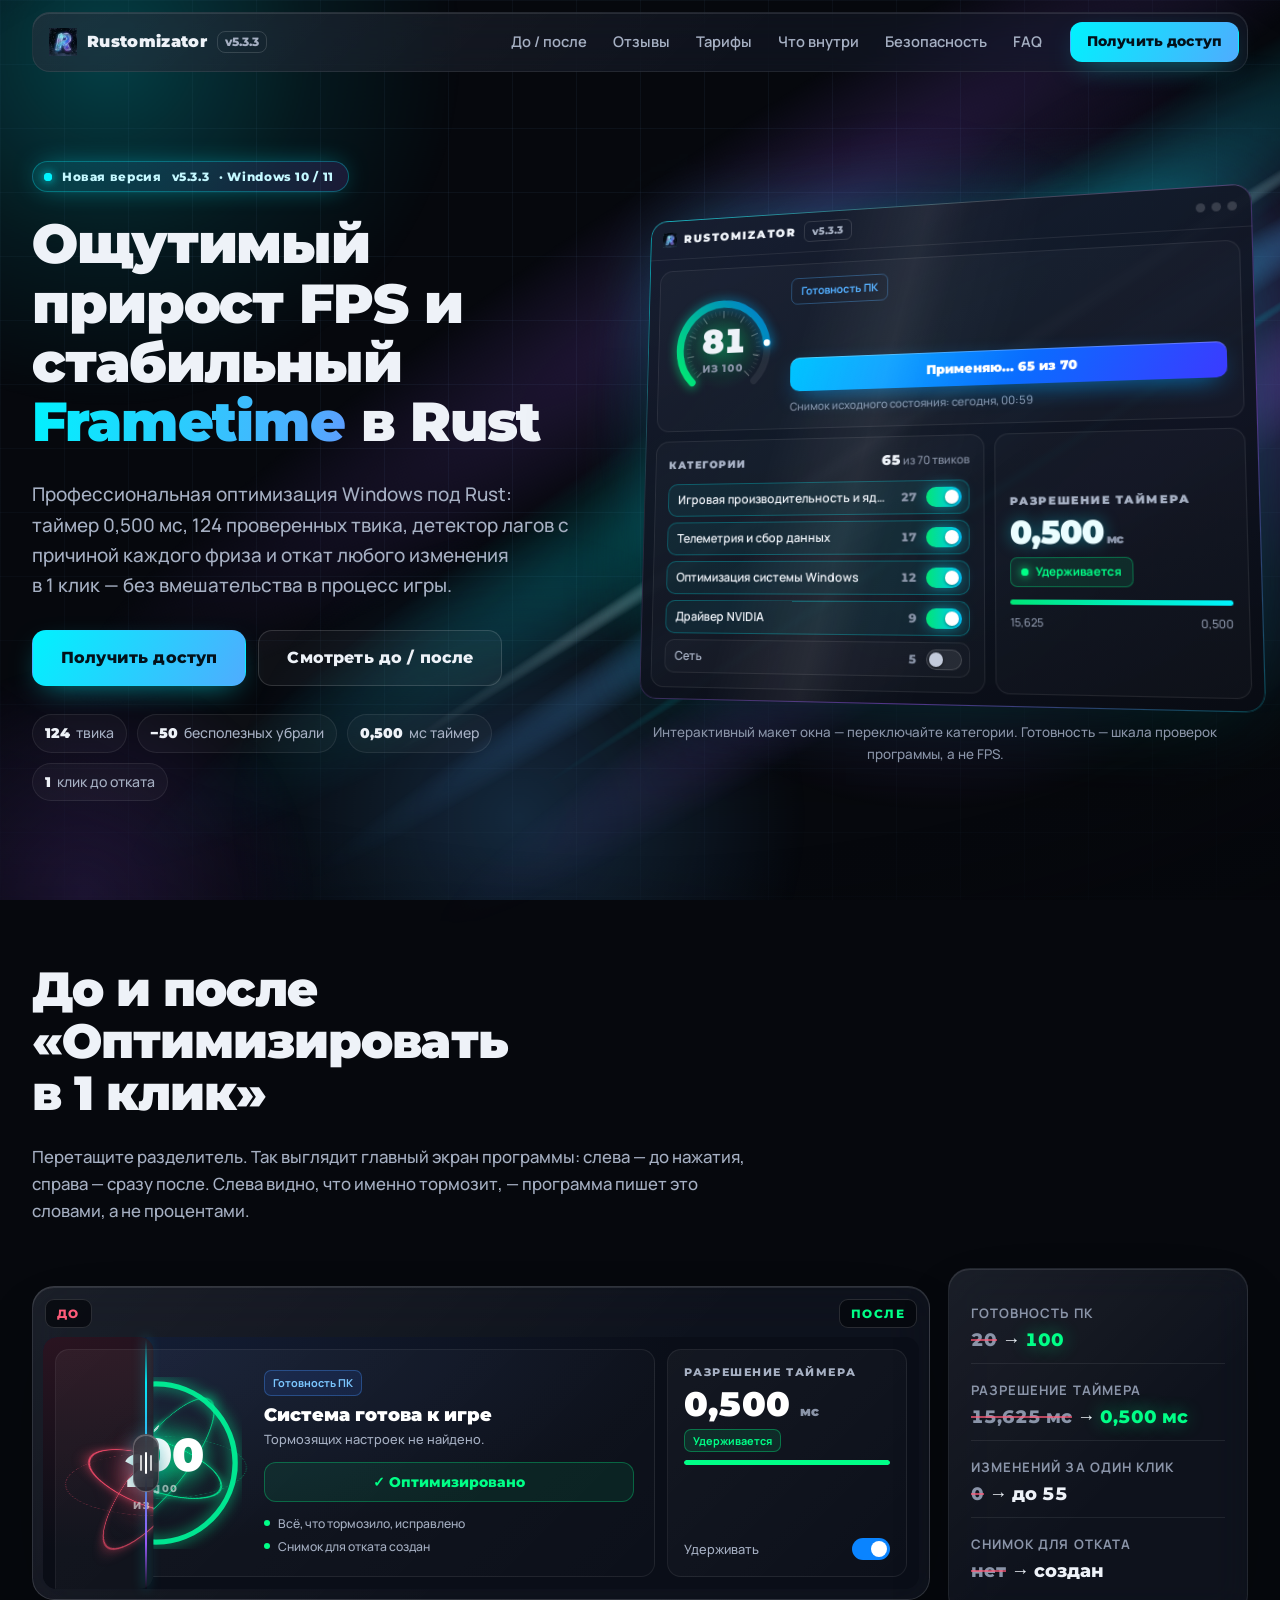
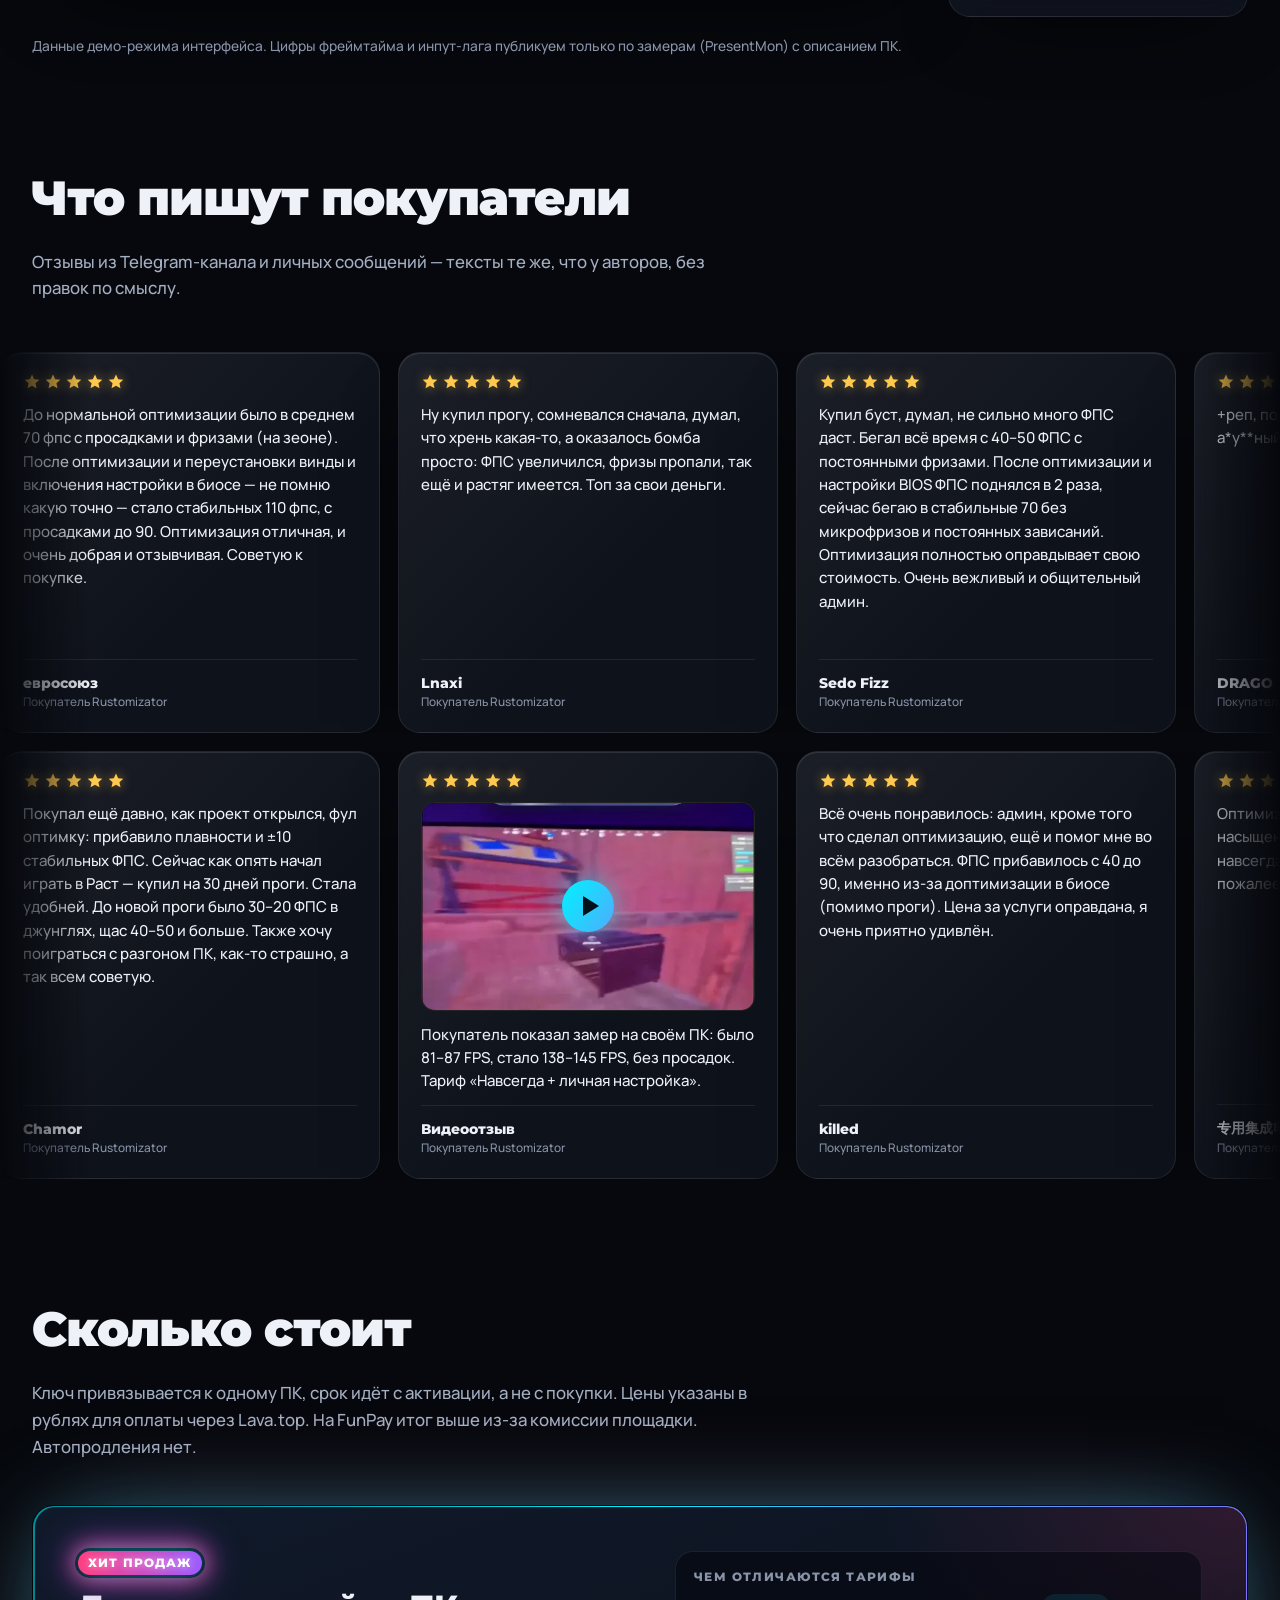
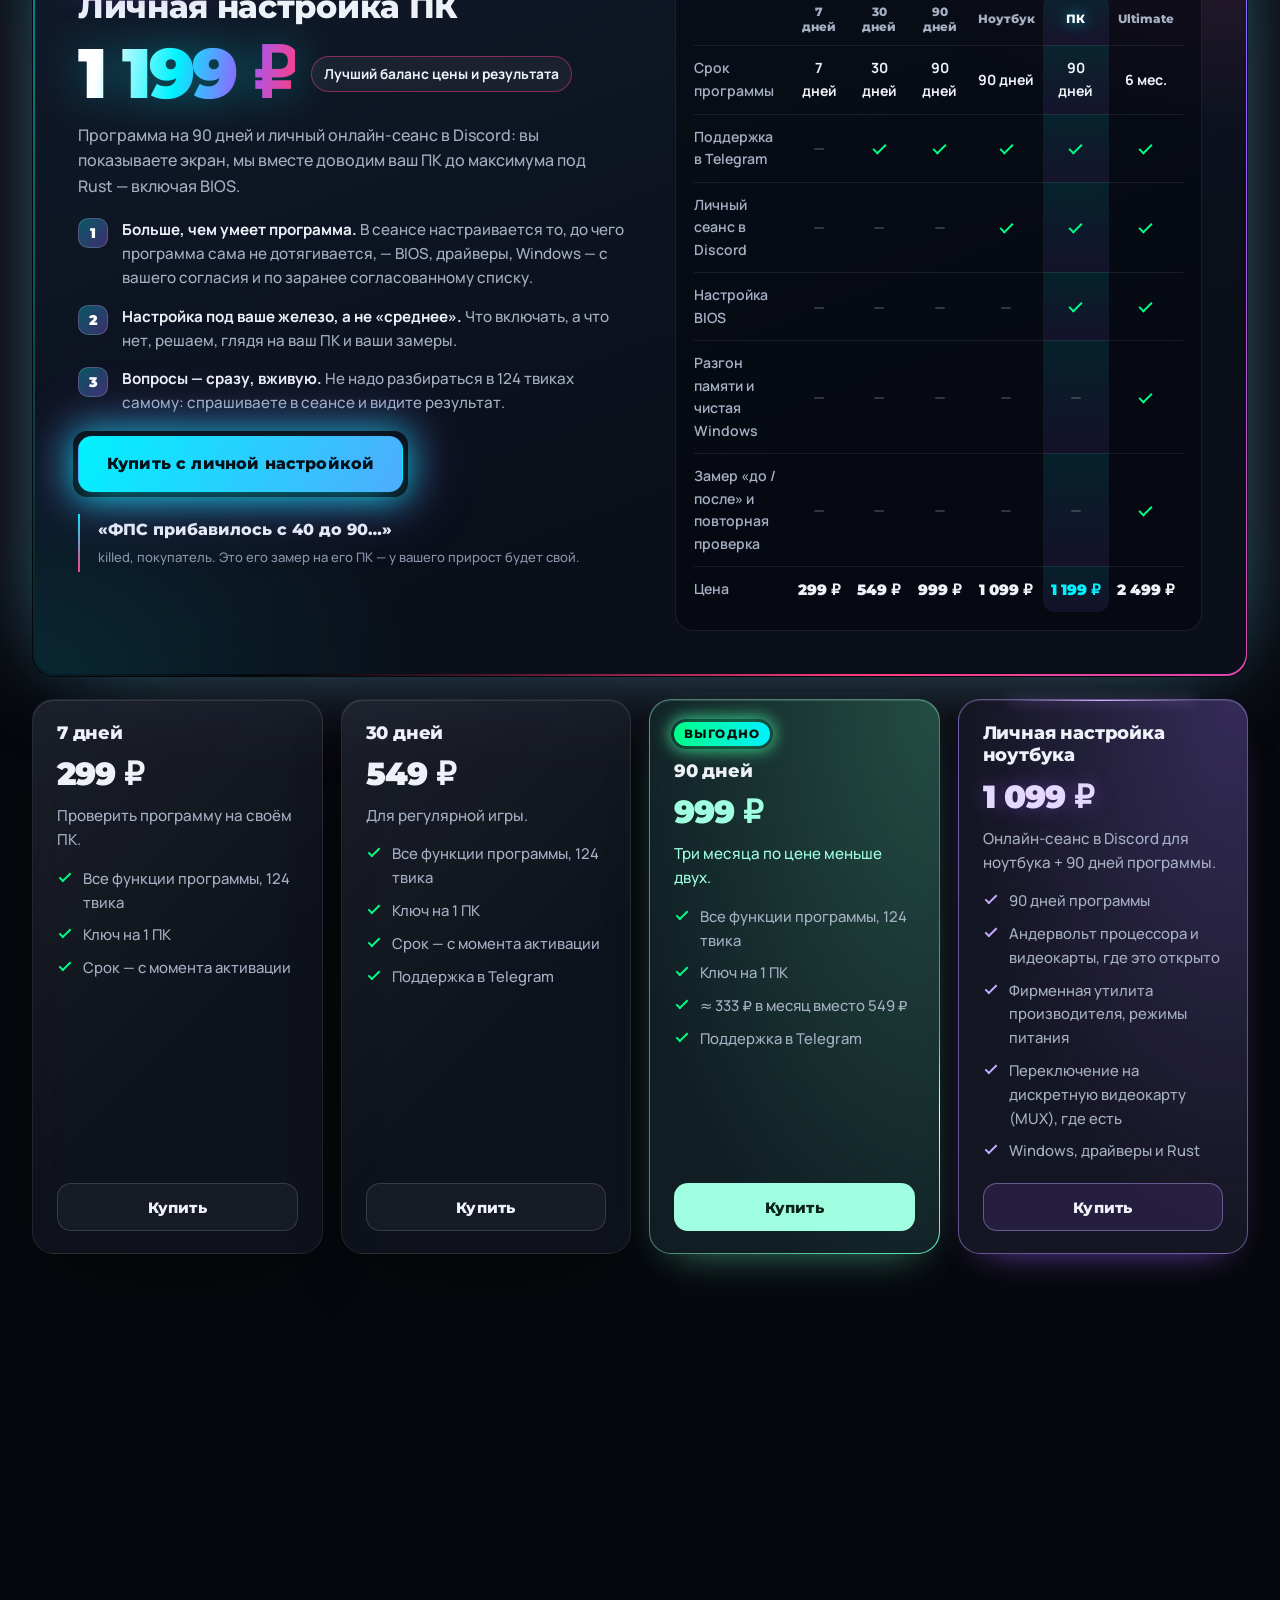
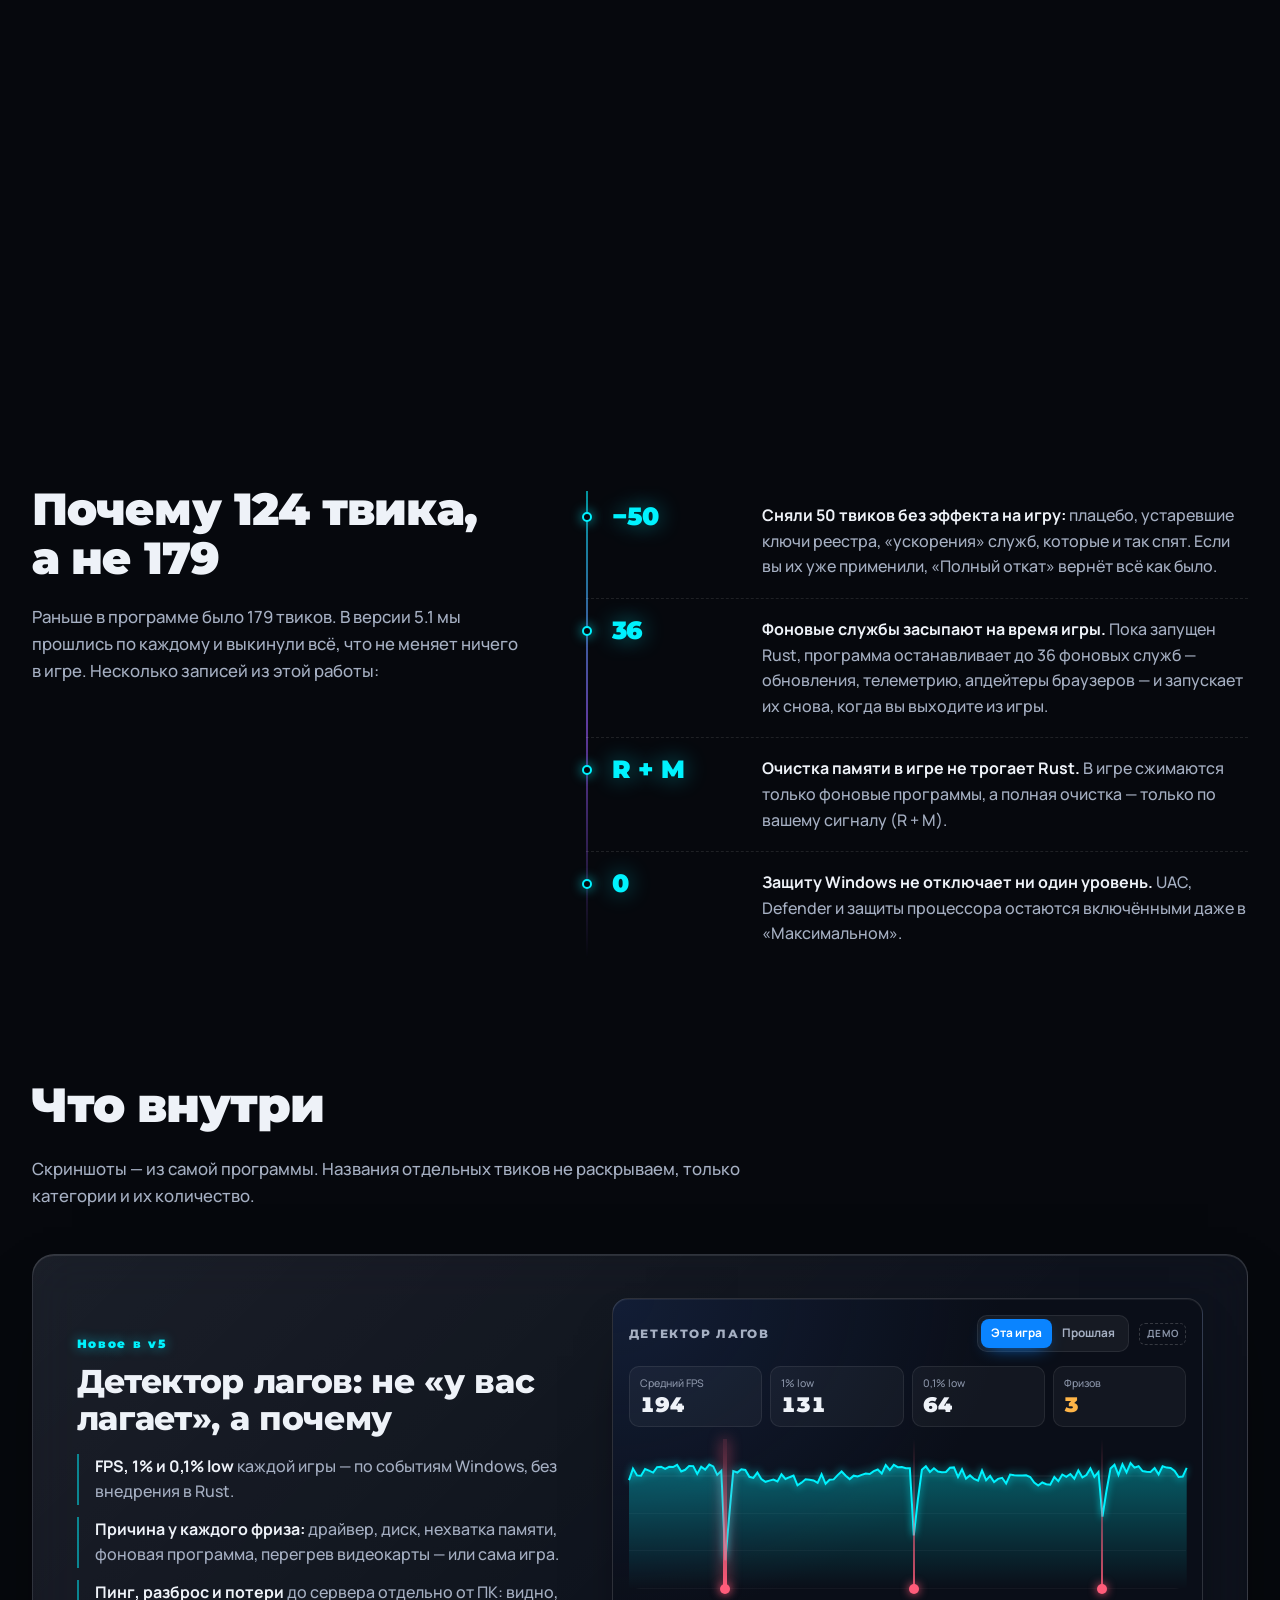
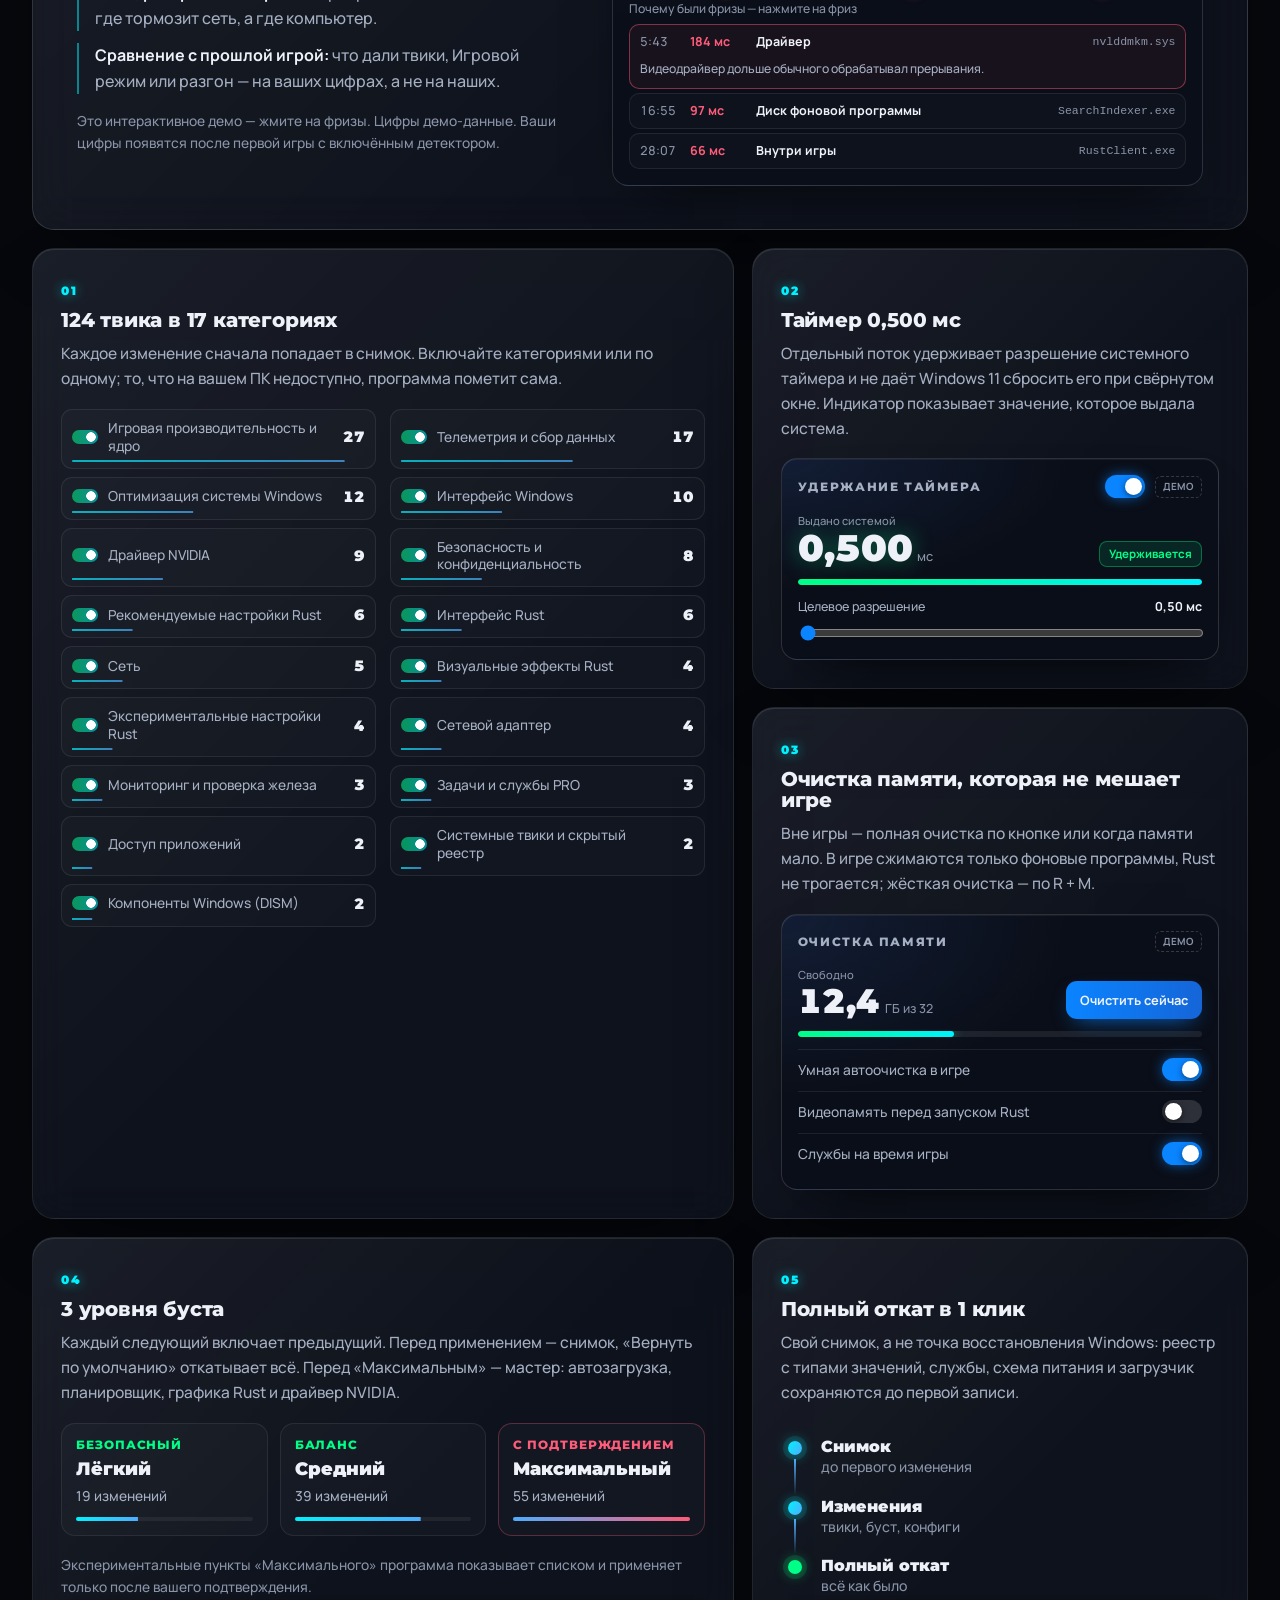
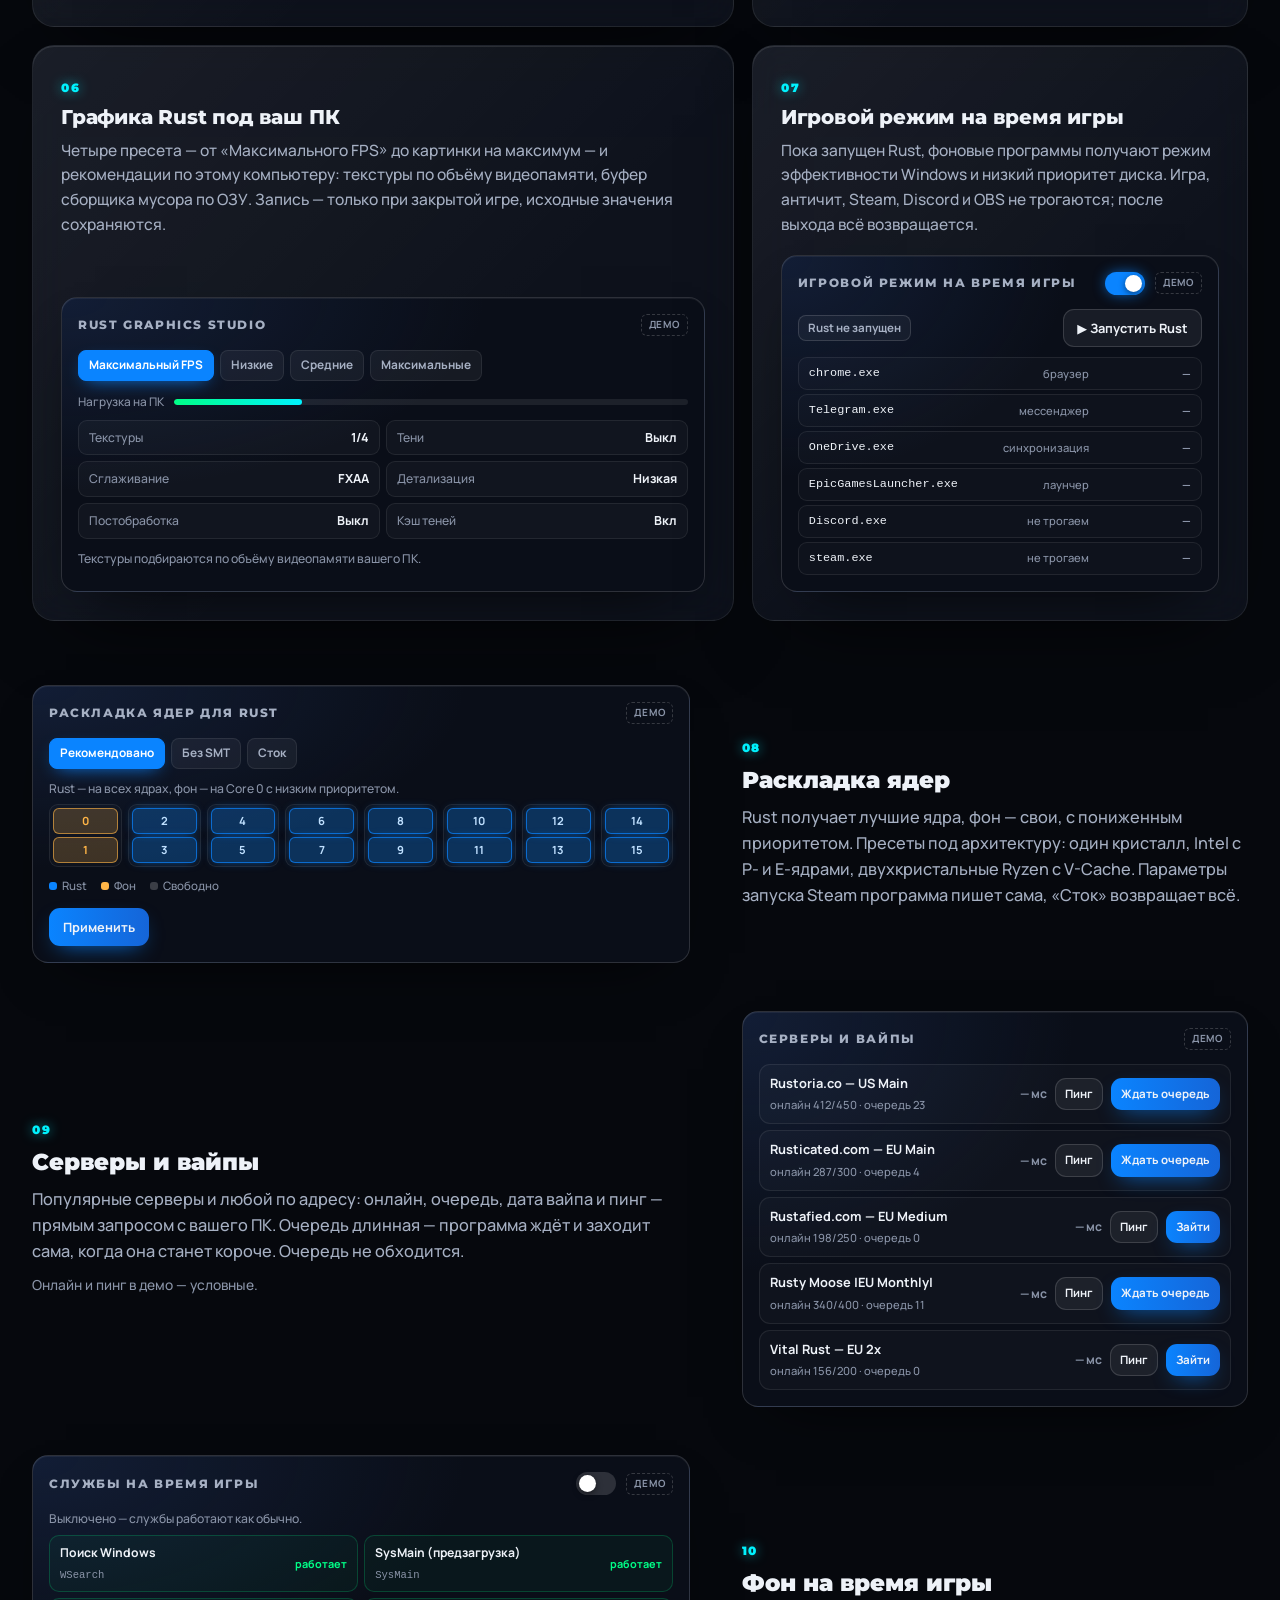
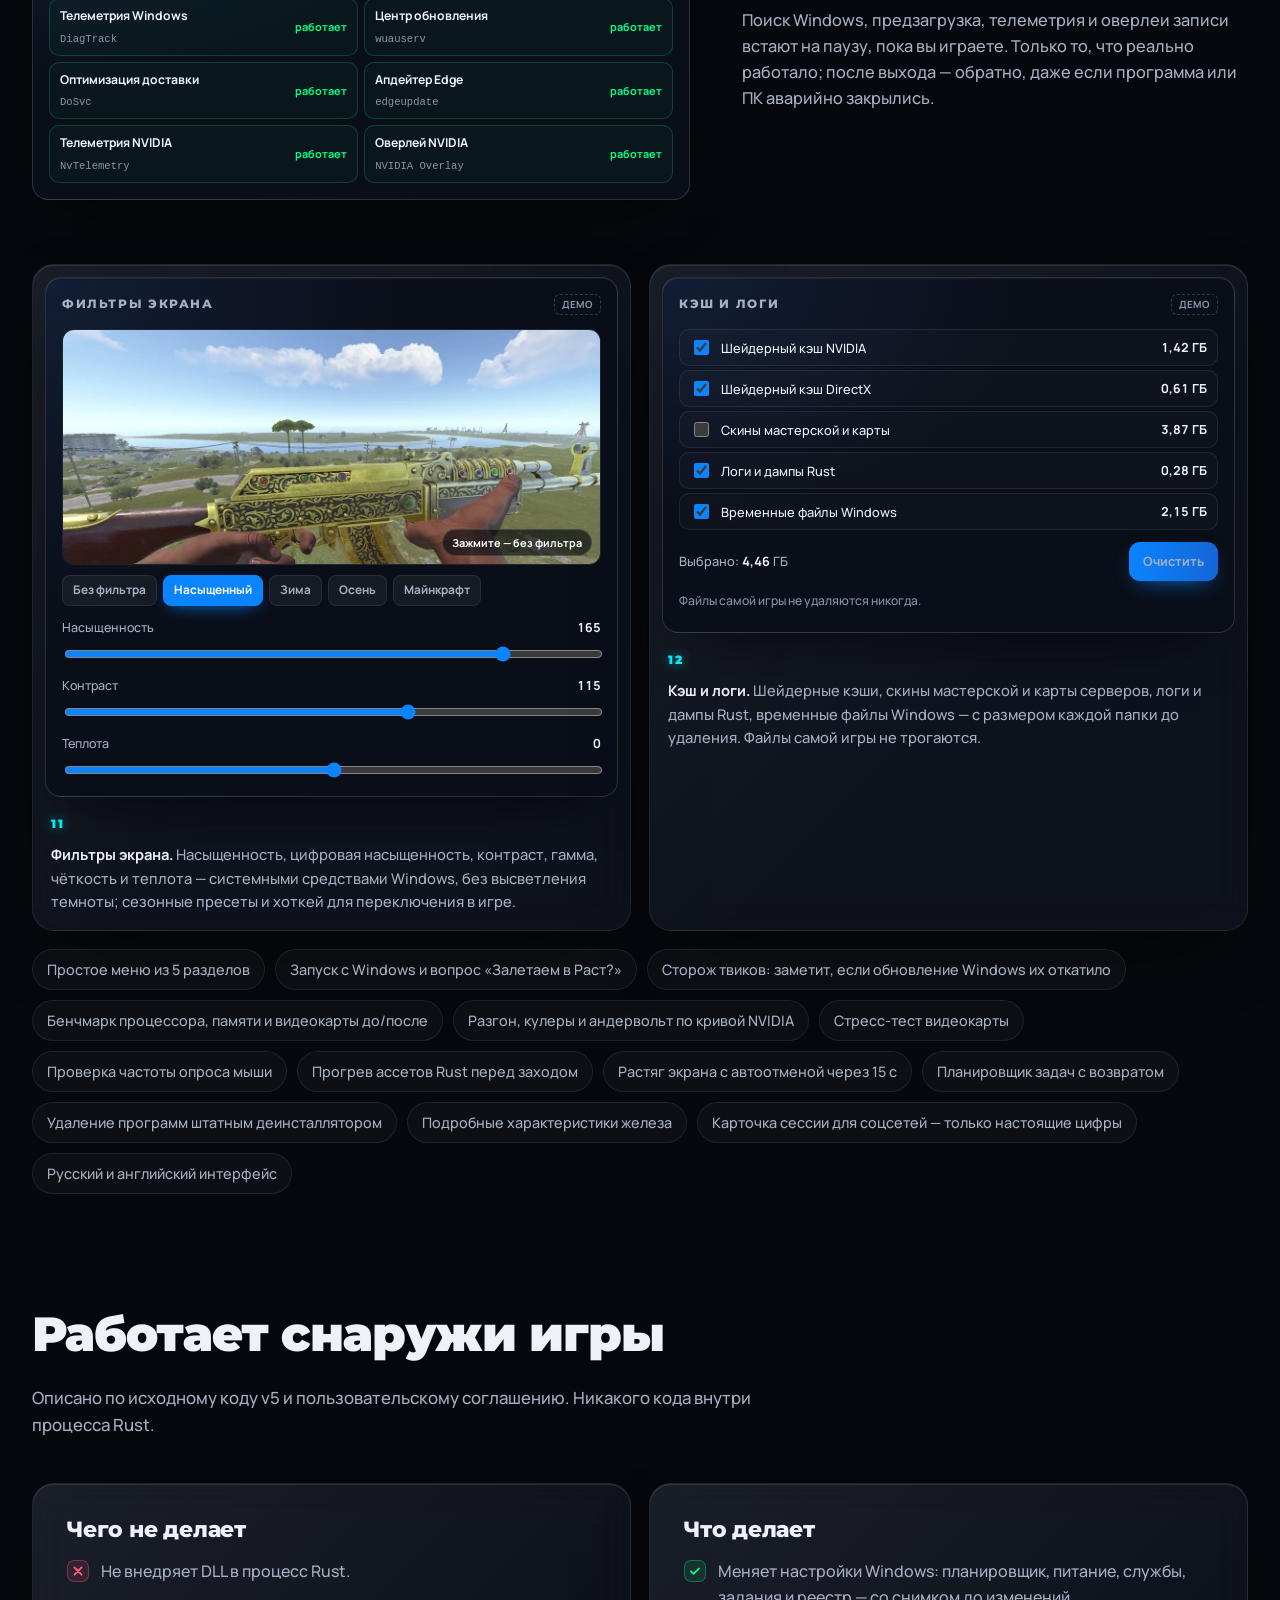
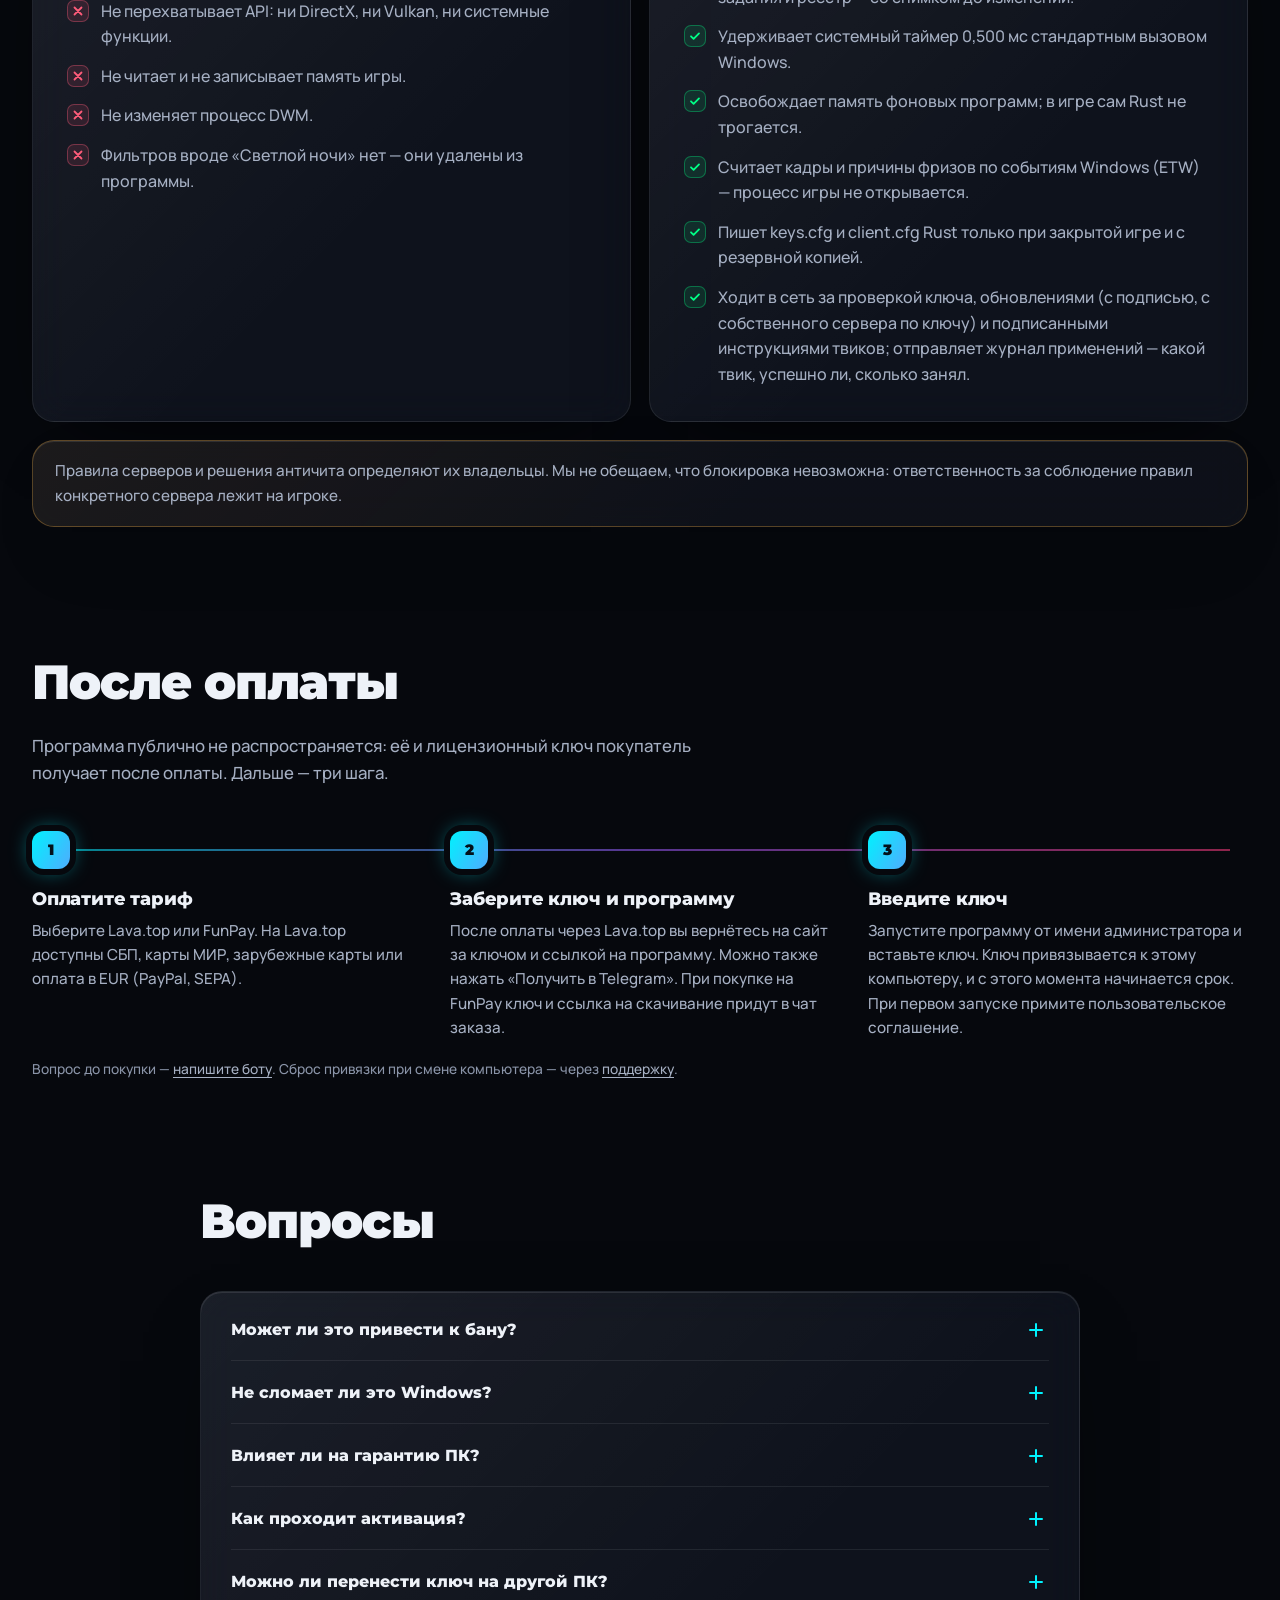
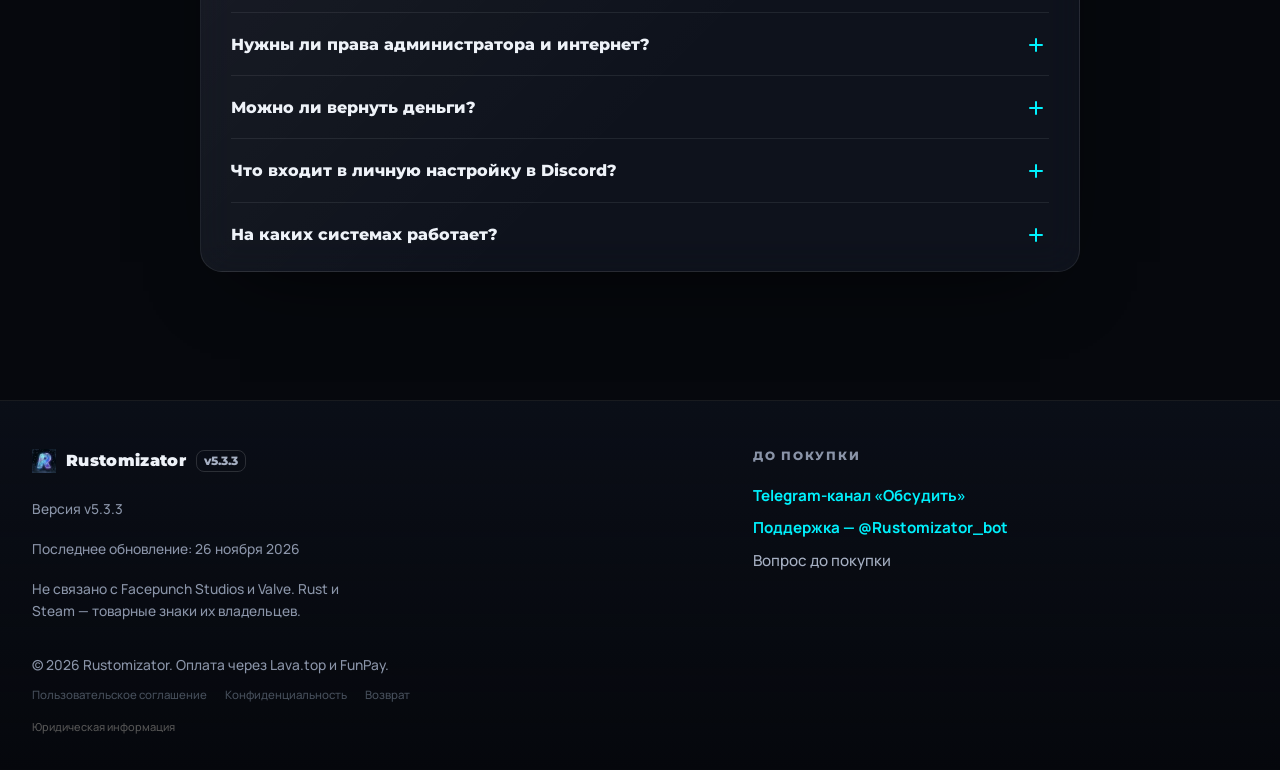
<file: index.html>
<!doctype html>
<html lang="ru">
<head>
  <meta charset="utf-8">
  <script src="/geo.js"></script>
  <meta name="viewport" content="width=device-width, initial-scale=1">
  <title>Rustomizator — оптимизация Windows под Rust: больше FPS и ровный frametime</title>
  <meta name="description" content="Rustomizator — программа для оптимизации Windows под игру Rust: таймер 0,5 мс, 124 твика, детектор лагов с причиной фризов и откат в 1 клик. Без вмешательства в процесс игры.">
  <link rel="canonical" href="https://rustomizator.com/">
  <meta name="robots" content="index, follow, max-image-preview:large">
  <meta name="theme-color" content="#06080D">
  <meta property="og:type" content="website">
  <meta property="og:site_name" content="Rustomizator">
  <meta property="og:locale" content="ru_RU">
  <meta property="og:url" content="https://rustomizator.com/">
  <meta property="og:title" content="Rustomizator — оптимизация Windows под Rust">
  <meta property="og:description" content="Таймер 0,5 мс, 124 твика, детектор лагов с причиной каждого фриза и откат любого изменения в 1 клик. Без вмешательства в процесс игры.">
  <meta property="og:image" content="https://rustomizator.com/assets/og.jpg">
  <meta property="og:image:alt" content="Rustomizator — оптимизация Windows под Rust">
  <meta name="twitter:card" content="summary_large_image">
  <meta name="twitter:title" content="Rustomizator — оптимизация Windows под Rust">
  <meta name="twitter:description" content="Таймер 0,5 мс, 124 твика, детектор лагов и откат в 1 клик.">
  <meta name="twitter:image" content="https://rustomizator.com/assets/og.jpg">
  <script type="application/ld+json">{"@context":"https://schema.org","@type":"SoftwareApplication","name":"Rustomizator","applicationCategory":"UtilitiesApplication","operatingSystem":"Windows 10, Windows 11","url":"https://rustomizator.com/","image":"https://rustomizator.com/assets/og.jpg","description":"Программа для оптимизации Windows под игру Rust: таймер 0,5 мс, 124 твика, детектор лагов и откат в 1 клик.","offers":{"@type":"AggregateOffer","priceCurrency":"RUB","lowPrice":"299","highPrice":"2999","offerCount":"6"}}</script>
  <link rel="icon" href="assets/favicon.ico">
  <link rel="preload" href="assets/fonts/montserrat-cyr.woff2" as="font" type="font/woff2" crossorigin>
  <link rel="preload" href="assets/fonts/manrope-cyr.woff2" as="font" type="font/woff2" crossorigin>
  <script>document.documentElement.classList.add('js');</script>
  <link rel="stylesheet" href="styles.css?v=sessionqueue1">
  <link rel="stylesheet" href="demos.css">
</head>
<body>
  <a class="skip" href="#main">К содержимому</a>

  <!-- Фон: кибер-сетка (подсветка у курсора и бегущие импульсы — canvas), неоновые туманности с параллаксом -->
  <div class="bg" aria-hidden="true">
    <span class="neb neb-cyan"></span>
    <span class="neb neb-violet"></span>
    <span class="neb neb-blue"></span>
    <span class="neb neb-violet-2"></span>
    <div class="bg-grid"></div>
    <canvas class="bg-fx"></canvas>
    <span class="bg-vignette"></span>
  </div>

  <header class="topbar">
    <div class="topbar-inner glass">
      <a class="brand" href="#top" aria-label="Rustomizator — наверх">
        <img src="assets/logo-48.webp" width="28" height="28" alt="">
        <span class="brand-name">Rustomizator</span>
        <span class="brand-ver" data-version>v5.3.3</span>
      </a>
      <nav class="topnav" aria-label="Разделы страницы">
        <a href="#compare">До / после</a>
        <a href="#reviews">Отзывы</a>
        <a href="#pricing">Тарифы</a>
        <a href="#modules">Что внутри</a>
        <a href="#safety">Безопасность</a>
        <a href="#faq">FAQ</a>
      </nav>
      <a class="btn btn-primary btn-sm" href="#pricing"><span class="lbl-full">Получить доступ</span><span class="lbl-short">Доступ</span></a>
    </div>
  </header>

  <main id="main">
    <!-- ============ HERO ============ -->
    <section class="hero" id="top">
      <!-- Интро: разлёт световых лучей и вспышка за окном программы -->
      <div class="hero-fx" aria-hidden="true">
        <div class="rays">
          <i style="--l:1800px; --h:170px; --y:-40px; --c:rgba(0,242,254,.34); --o:.9; --d:0ms"></i>
          <i style="--l:1500px; --h:64px; --y:70px; --c:rgba(79,172,254,.6); --o:1; --d:90ms"></i>
          <i style="--l:1350px; --h:120px; --y:180px; --c:rgba(155,92,255,.42); --o:.95; --d:160ms"></i>
          <i style="--l:1200px; --h:22px; --y:12px; --c:rgba(205,248,255,.75); --o:.85; --d:60ms"></i>
          <i style="--l:1700px; --h:240px; --y:-210px; --c:rgba(155,92,255,.2); --o:1; --d:220ms"></i>
          <i style="--l:1000px; --h:14px; --y:120px; --c:rgba(0,242,254,.8); --o:.7; --d:300ms"></i>
        </div>
        <span class="hero-flare"></span>
      </div>

      <div class="wrap hero-grid">
        <div class="hero-copy">
          <p class="hero-kicker intro"><span class="kdot"></span>Новая версия <span data-version>v5.3.3</span> · Windows 10 / 11</p>
          <h1 data-split>Ощутимый прирост FPS и стабильный <span class="accent-text">Frametime</span> в&nbsp;Rust</h1>
          <p class="hero-sub intro">Профессиональная оптимизация Windows под Rust: таймер 0,500&nbsp;мс, 124&nbsp;проверенных твика, детектор лагов с причиной каждого фриза и откат любого изменения в&nbsp;1&nbsp;клик — без вмешательства в&nbsp;процесс игры.</p>
          <div class="hero-actions intro">
            <a class="btn btn-primary btn-lg" href="#pricing">Получить доступ</a>
            <a class="btn btn-ghost btn-lg" href="#compare">Смотреть до / после</a>
          </div>
          <ul class="hero-facts intro" aria-label="Коротко">
            <li><b>124</b> твика</li>
            <li><b>−50</b> бесполезных убрали</li>
            <li><b>0,500</b> мс таймер</li>
            <li><b>1</b> клик до отката</li>
          </ul>
        </div>

        <!-- Живой 3D-макет окна программы. Тексты — из интерфейса v5. -->
        <div class="hero-stage" id="hero-stage">
          <span class="stage-glow" aria-hidden="true"></span>
          <div class="aw-float">
            <div class="app-window" id="demo-window">
              <div class="aw-glare" aria-hidden="true"><i></i><b></b><span class="aw-sweep"></span></div>
              <div class="aw-titlebar">
                <img src="assets/logo-48.webp" width="16" height="16" alt="">
                <span class="aw-title">RUSTOMIZATOR</span>
                <span class="aw-chip" data-version>v5.3.3</span>
                <span class="aw-win" aria-hidden="true"><i></i><i></i><i></i></span>
              </div>
              <div class="aw-body">
                <div class="aw-side" aria-hidden="true">
                  <span class="is-active">Обзор</span>
                  <span>Оптимизация</span>
                  <span>Rust</span>
                  <span>Дисплей</span>
                  <span>Система</span>
                  <span class="aw-side-timer"><small>Таймер</small><b>0,500 мс</b></span>
                </div>
                <div class="aw-main">
                  <div class="aw-card aw-ready">
                    <div class="aw-gauge" id="g-gauge" role="img" aria-label="Готовность ПК">
                      <svg viewBox="0 0 120 120" aria-hidden="true">
                        <defs>
                          <linearGradient id="g-grad" gradientUnits="userSpaceOnUse" x1="19" y1="98" x2="102" y2="26">
                            <stop offset="0%" class="g-s0"/>
                            <stop offset="100%" class="g-s1"/>
                          </linearGradient>
                          <radialGradient id="g-halo" cx="50%" cy="50%" r="50%">
                            <stop offset="0%" class="g-h0"/>
                            <stop offset="100%" class="g-h1"/>
                          </radialGradient>
                        </defs>
                        <circle class="g-halo" cx="60" cy="60" r="44"/>
                        <g class="g-ticks" id="g-ticks"></g>
                        <path class="g-track" d="M 24.64 95.36 A 50 50 0 1 1 95.36 95.36"/>
                        <path class="g-glow" id="g-glow" pathLength="100" d="M 24.64 95.36 A 50 50 0 1 1 95.36 95.36"/>
                        <path class="g-fill" id="g-fill" pathLength="100" d="M 24.64 95.36 A 50 50 0 1 1 95.36 95.36"/>
                        <circle class="g-dot" id="g-dot" cx="24.64" cy="95.36" r="3.6"/>
                      </svg>
                      <div class="aw-score"><b id="g-num">20</b><small>из 100</small></div>
                    </div>
                    <div class="aw-ready-copy">
                      <span class="aw-badge">Готовность ПК</span>
                      <p class="aw-status" id="g-status">Система засорена и имеет высокий input lag</p>
                      <button class="aw-cta" type="button" id="g-cta">
                        <span id="g-cta-text">⚡ Оптимизировать в 1 клик</span>
                      </button>
                      <p class="aw-note" id="g-note">Снимок создаётся автоматически перед первым изменением</p>
                    </div>
                  </div>

                  <div class="aw-card aw-cats">
                    <div class="aw-cats-head">
                      <span class="aw-label">Категории</span>
                      <span class="aw-count"><b id="g-on">0</b> из <span id="g-total">70</span> твиков</span>
                    </div>
                    <ul class="aw-toggles" id="g-toggles">
                      <li><span>Игровая производительность и ядро</span><small>27</small><button class="sw" type="button" role="switch" aria-checked="false" data-w="27" aria-label="Игровая производительность и ядро, 27 твиков"></button></li>
                      <li><span>Телеметрия и сбор данных</span><small>17</small><button class="sw" type="button" role="switch" aria-checked="false" data-w="17" aria-label="Телеметрия и сбор данных, 17 твиков"></button></li>
                      <li><span>Оптимизация системы Windows</span><small>12</small><button class="sw" type="button" role="switch" aria-checked="false" data-w="12" aria-label="Оптимизация системы Windows, 12 твиков"></button></li>
                      <li><span>Драйвер NVIDIA</span><small>9</small><button class="sw" type="button" role="switch" aria-checked="false" data-w="9" aria-label="Драйвер NVIDIA, 9 твиков"></button></li>
                      <li><span>Сеть</span><small>5</small><button class="sw" type="button" role="switch" aria-checked="false" data-w="5" aria-label="Сеть, 5 твиков"></button></li>
                    </ul>
                  </div>

                  <div class="aw-card aw-timer" id="g-timer">
                    <span class="aw-label">Разрешение таймера</span>
                    <b class="aw-big" data-text="0,500">0,500<small> мс</small></b>
                    <span class="aw-ok"><i class="pulse"></i>Удерживается</span>
                    <span class="aw-bar"><i></i></span>
                    <span class="aw-scale"><small>15,625</small><small>0,500</small></span>
                  </div>
                </div>
              </div>
            </div>
          </div>
          <p class="stage-cap intro">Интерактивный макет окна — переключайте категории. Готовность — шкала проверок программы, а не FPS.</p>
        </div>
      </div>
    </section>

    <!-- ============ ДО / ПОСЛЕ ============ -->
    <section class="section" id="compare">
      <div class="wrap">
        <header class="section-head reveal">
          <h2>До и после «Оптимизировать в&nbsp;1&nbsp;клик»</h2>
          <p>Перетащите разделитель. Так выглядит главный экран программы: слева — до нажатия, справа — сразу после. Слева видно, что именно тормозит, — программа пишет это словами, а не процентами.</p>
        </header>

        <div class="compare-layout">
          <!-- Живая вёрстка главного экрана V5 (реактор «Готовности ПК»), а не снимок: два одинаковых слоя, «до» обрезается разделителем. -->
          <div class="compare glass-strong reveal" id="compare-box">
            <div class="cmp-scene is-after" role="img" aria-label="После: готовность 100 из 100, «Система готова к игре», тормозящих настроек нет, таймер 0,500 мс удерживается">
              <div class="sc-hero">
                <div class="sc-reactor" style="--rc: 0, 240, 150">
                  <span class="rx-glow"></span>
                  <span class="rx-tilt" style="--tx: 70deg; --ty: 0deg"><span class="rx-ring rx-dash" style="--d: 26s"></span></span>
                  <span class="rx-tilt" style="--tx: 68deg; --ty: 18deg"><span class="rx-ring" style="--d: 9s"><i></i><i></i></span></span>
                  <span class="rx-tilt" style="--tx: 62deg; --ty: -48deg"><span class="rx-ring rx-r2" style="--d: 13s; --dir: reverse"><i></i></span></span>
                  <svg class="rx-prog" viewBox="0 0 100 100" aria-hidden="true"><circle cx="50" cy="50" r="46"/></svg>
                  <span class="rx-core"><b class="rx-num" data-count-to="100" data-count-from="20">100</b><small>из 100</small></span>
                </div>
                <div class="sc-text">
                  <span class="sc-chip">Готовность ПК</span>
                  <p class="sc-title">Система готова к игре</p>
                  <p class="sc-sub">Тормозящих настроек не найдено.</p>
                  <span class="sc-cta is-done">✓ Оптимизировано</span>
                  <ul class="sc-why is-ok"><li>Всё, что тормозило, исправлено</li><li>Снимок для отката создан</li></ul>
                </div>
              </div>
              <div class="sc-timer">
                <p class="sc-cap">Разрешение таймера</p>
                <p class="sc-ms">0,500 <small>мс</small></p>
                <span class="sc-badge is-on">Удерживается</span>
                <span class="sc-bar"><i style="width: 100%"></i></span>
                <span class="sc-toggle is-on"><span>Удерживать</span><i></i></span>
              </div>
            </div>
            <div class="cmp-over" aria-hidden="true">
              <div class="cmp-scene is-before">
                <div class="sc-hero">
                  <div class="sc-reactor" style="--rc: 255, 77, 109">
                    <span class="rx-glow"></span>
                    <span class="rx-tilt" style="--tx: 70deg; --ty: 0deg"><span class="rx-ring rx-dash" style="--d: 40s"></span></span>
                    <span class="rx-tilt" style="--tx: 68deg; --ty: 18deg"><span class="rx-ring" style="--d: 16s"><i></i><i></i></span></span>
                    <span class="rx-tilt" style="--tx: 62deg; --ty: -48deg"><span class="rx-ring rx-r2" style="--d: 22s; --dir: reverse"><i></i></span></span>
                    <span class="rx-core"><b class="rx-num">20</b><small>из 100</small></span>
                  </div>
                  <div class="sc-text">
                    <span class="sc-chip">Готовность ПК</span>
                    <p class="sc-title">Система засорена и&nbsp;имеет высокий input lag</p>
                    <p class="sc-sub">Большинство настроек Windows не оптимизированы для игр.</p>
                    <span class="sc-cta">⚡ Оптимизировать в 1 клик</span>
                    <ul class="sc-why"><li>Windows притормаживает фоновые потоки игры</li><li>Включено ускорение мыши</li></ul>
                  </div>
                </div>
                <div class="sc-timer">
                  <p class="sc-cap">Разрешение таймера</p>
                  <p class="sc-ms is-bad">15,625 <small>мс</small></p>
                  <span class="sc-badge">Не удерживается</span>
                  <span class="sc-bar"><i style="width: 4%"></i></span>
                  <span class="sc-toggle"><span>Удерживать</span><i></i></span>
                </div>
              </div>
            </div>
            <span class="cmp-tag cmp-tag-before">До</span>
            <span class="cmp-tag cmp-tag-after">После</span>
            <div class="cmp-handle" aria-hidden="true"><span><i></i><i></i><i></i></span></div>
            <input class="cmp-range" type="range" min="0" max="100" value="50" step="0.1" aria-label="Положение разделителя «до / после»">
          </div>

          <dl class="facts glass reveal">
            <div><dt>Готовность ПК</dt><dd><s>20</s> → <b class="ok">100</b></dd></div>
            <div><dt>Разрешение таймера</dt><dd><s>15,625 мс</s> → <b class="ok">0,500 мс</b></dd></div>
            <div><dt>Изменений за один клик</dt><dd><s>0</s> → <b>до 55</b></dd></div>
            <div><dt>Снимок для отката</dt><dd><s>нет</s> → <b>создан</b></dd></div>
          </dl>
        </div>

        <!-- Фреймтайм и инпут-лаг: рисуются только из настоящего замера (CONFIG.measurements в app.js). -->
        <div class="frametime glass reveal" id="frametime" hidden>
          <div class="ft-head">
            <h3>Фреймтайм: замер</h3>
            <p class="ft-meta" id="ft-meta"></p>
          </div>
          <svg class="ft-chart" id="ft-chart" viewBox="0 0 800 220" preserveAspectRatio="none" role="img" aria-label="График фреймтайма до и после"></svg>
          <div class="ft-legend"><span class="lg-before">До</span><span class="lg-after">После</span></div>
          <dl class="ft-stats" id="ft-stats"></dl>
        </div>
        <p class="fine reveal" id="ft-pending">Данные демо-режима интерфейса. Цифры фреймтайма и инпут-лага публикуем только по замерам (PresentMon) с описанием ПК.</p>
      </div>
    </section>

    <!-- ============ ОТЗЫВЫ ============ -->
    <section class="section rv-section" id="reviews" aria-labelledby="rv-title">
      <div class="wrap">
        <header class="section-head reveal">
          <h2 id="rv-title">Что пишут покупатели</h2>
          <p>Отзывы из Telegram-канала и личных сообщений — тексты те же, что у авторов, без правок по смыслу.</p>
        </header>
      </div>
      <!-- Две бегущие ленты в разные стороны; карточки собираются из CONFIG.reviews в app.js. -->
      <div class="rv-rows" id="rv-rows" aria-label="Отзывы покупателей"></div>
      <noscript><div class="wrap"><p class="fine">Отзывы покупателей показываются при включённом JavaScript — их можно прочитать в Telegram-канале «Обсудить».</p></div></noscript>
    </section>

    <!-- ============ ТАРИФЫ ============ -->
    <section class="section" id="pricing">
      <div class="wrap">
        <header class="section-head reveal">
          <h2>Сколько стоит</h2>
          <p>Ключ привязывается к одному ПК, срок идёт с активации, а не с покупки. Цены указаны в рублях для оплаты через Lava.top. На FunPay итог выше из-за комиссии площадки. Автопродления нет.</p>
        </header>

        <!-- Главный тариф: карточка, доводы и таблица отличий собираются из CONFIG.plans и CONFIG.compare в app.js. -->
        <article class="star glass-strong reveal" id="plan-star">
          <span class="star-ring" aria-hidden="true"></span>
          <div class="star-inner">
            <div class="star-offer" id="star-offer"></div>
            <div class="star-table-wrap">
              <p class="star-table-cap">Чем отличаются тарифы</p>
              <table class="cmp-table" id="cmp-table"></table>
            </div>
          </div>
        </article>

        <div class="plans" id="plans">
          <!-- Остальные тарифы собираются из CONFIG.plans в app.js. -->
        </div>
        <noscript><p class="fine">Включите JavaScript, чтобы увидеть тарифы, или напишите в поддержку.</p></noscript>
        <p class="fine reveal">Условия возврата — в <a href="legal/refund.html">политике возврата</a>. Прирост FPS у каждого ПК свой: цифры в отзывах — замеры покупателей, а не наше обещание.</p>
      </div>
    </section>

    <!-- ============ ПОЧЕМУ 124 ============ -->
    <section class="section" id="lab">
      <div class="wrap lab">
        <header class="lab-head reveal">
          <h2>Почему 124 твика, а&nbsp;не&nbsp;179</h2>
          <p>Раньше в программе было 179 твиков. В версии 5.1 мы прошлись по каждому и выкинули всё, что не меняет ничего в игре. Несколько записей из этой работы:</p>
        </header>
        <ol class="lab-log">
          <li class="reveal">
            <span class="lab-tag">−50</span>
            <p><b>Сняли 50 твиков без эффекта на игру:</b> плацебо, устаревшие ключи реестра, «ускорения» служб, которые и так спят. Если вы их уже применили, «Полный откат» вернёт всё как было.</p>
          </li>
          <li class="reveal">
            <span class="lab-tag">36</span>
            <p><b>Фоновые службы засыпают на время игры.</b> Пока запущен Rust, программа останавливает до 36 фоновых служб — обновления, телеметрию, апдейтеры браузеров — и запускает их снова, когда вы выходите из игры.</p>
          </li>
          <li class="reveal">
            <span class="lab-tag">R + M</span>
            <p><b>Очистка памяти в игре не трогает Rust.</b> В игре сжимаются только фоновые программы, а полная очистка — только по вашему сигналу (R + M).</p>
          </li>
          <li class="reveal">
            <span class="lab-tag">0</span>
            <p><b>Защиту Windows не отключает ни один уровень.</b> UAC, Defender и защиты процессора остаются включёнными даже в «Максимальном».</p>
          </li>
        </ol>
      </div>
    </section>

    <!-- ============ ЧТО ВНУТРИ ============ -->
    <section class="section" id="modules">
      <div class="wrap">
        <header class="section-head reveal">
          <h2>Что внутри</h2>
          <p>Скриншоты — из самой программы. Названия отдельных твиков не раскрываем, только категории и их количество.</p>
        </header>

        <!-- Главная новинка v5: детектор лагов — широкий блок со снимками внахлёст. -->
        <article class="spot glass-strong reveal" data-spotlight>
          <div class="spot-copy">
            <span class="tile-num">Новое в v5</span>
            <h3>Детектор лагов: не «у&nbsp;вас лагает», а&nbsp;почему</h3>
            <ul class="spot-list">
              <li><b>FPS, 1% и 0,1% low</b> каждой игры — по событиям Windows, без внедрения в Rust.</li>
              <li><b>Причина у каждого фриза:</b> драйвер, диск, нехватка памяти, фоновая программа, перегрев видеокарты — или сама игра.</li>
              <li><b>Пинг, разброс и потери</b> до сервера отдельно от ПК: видно, где тормозит сеть, а где компьютер.</li>
              <li><b>Сравнение с прошлой игрой:</b> что дали твики, Игровой режим или разгон — на ваших цифрах, а не на наших.</li>
            </ul>
            <p class="tile-fine">Это интерактивное демо — жмите на фризы. Цифры демо-данные. Ваши цифры появятся после первой игры с включённым детектором.</p>
          </div>
          <div class="spot-shots"><div class="demo demo-lag" data-demo="lag" role="group" aria-label="Интерактивное демо детектора лагов"></div></div>
        </article>

        <div class="bento" data-spotlight>
          <!-- 1. Каталог -->
          <article class="tile tile-catalog glass reveal" data-tilt data-tilt-max="3">
            <div class="tile-head">
              <span class="tile-num">01</span>
              <h3>124 твика в 17 категориях</h3>
              <p>Каждое изменение сначала попадает в снимок. Включайте категориями или по одному; то, что на вашем ПК недоступно, программа пометит сама.</p>
            </div>
            <ul class="cats" aria-label="Категории и число твиков">
              <li style="--n:27"><span>Игровая производительность и ядро</span><b>27</b></li>
              <li style="--n:17"><span>Телеметрия и сбор данных</span><b>17</b></li>
              <li style="--n:12"><span>Оптимизация системы Windows</span><b>12</b></li>
              <li style="--n:10"><span>Интерфейс Windows</span><b>10</b></li>
              <li style="--n:9"><span>Драйвер NVIDIA</span><b>9</b></li>
              <li style="--n:8"><span>Безопасность и конфиденциальность</span><b>8</b></li>
              <li style="--n:6"><span>Рекомендуемые настройки Rust</span><b>6</b></li>
              <li style="--n:6"><span>Интерфейс Rust</span><b>6</b></li>
              <li style="--n:5"><span>Сеть</span><b>5</b></li>
              <li style="--n:4"><span>Визуальные эффекты Rust</span><b>4</b></li>
              <li style="--n:4"><span>Экспериментальные настройки Rust</span><b>4</b></li>
              <li style="--n:4"><span>Сетевой адаптер</span><b>4</b></li>
              <li style="--n:3"><span>Мониторинг и проверка железа</span><b>3</b></li>
              <li style="--n:3"><span>Задачи и службы PRO</span><b>3</b></li>
              <li style="--n:2"><span>Доступ приложений</span><b>2</b></li>
              <li style="--n:2"><span>Системные твики и скрытый реестр</span><b>2</b></li>
              <li style="--n:2"><span>Компоненты Windows (DISM)</span><b>2</b></li>
            </ul>
          </article>

          <!-- 2. Таймер -->
          <article class="tile tile-timer glass reveal" data-tilt data-tilt-max="4">
            <div class="tile-head">
              <span class="tile-num">02</span>
              <h3>Таймер 0,500 мс</h3>
              <p>Отдельный поток удерживает разрешение системного таймера и не даёт Windows&nbsp;11 сбросить его при свёрнутом окне. Индикатор показывает значение, которое выдала система.</p>
            </div>
            <div class="demo" data-demo="timer" role="group" aria-label="Интерактивное демо: Карточка «Удержание таймера»: целевое разрешение 0,50 мс, выдано системой 0,500"></div>
          </article>

          <!-- 3. Память -->
          <article class="tile tile-ram glass reveal" data-tilt data-tilt-max="4">
            <div class="tile-head">
              <span class="tile-num">03</span>
              <h3>Очистка памяти, которая не мешает игре</h3>
              <p>Вне игры — полная очистка по кнопке или когда памяти мало. В игре сжимаются только фоновые программы, Rust не трогается; жёсткая очистка — по R&nbsp;+&nbsp;M.</p>
            </div>
            <div class="demo" data-demo="ram" role="group" aria-label="Интерактивное демо: Карточка «Очистка памяти»: свободно 18,5 ГБ, кнопка «Очистить сейчас», умная автоочистка и автоочистка видеопамяти"></div>
          </article>

          <!-- 4. Буст -->
          <article class="tile tile-boost glass reveal" data-tilt data-tilt-max="3">
            <div class="tile-head">
              <span class="tile-num">04</span>
              <h3>3 уровня буста</h3>
              <p>Каждый следующий включает предыдущий. Перед применением — снимок, «Вернуть по умолчанию» откатывает всё. Перед «Максимальным» — мастер: автозагрузка, планировщик, графика Rust и драйвер NVIDIA.</p>
            </div>
            <div class="levels">
              <div class="lvl">
                <span class="lvl-tag">Безопасный</span>
                <b>Лёгкий</b>
                <span class="lvl-n">19 изменений</span>
                <span class="lvl-bar" style="--w:0.35"></span>
              </div>
              <div class="lvl">
                <span class="lvl-tag">Баланс</span>
                <b>Средний</b>
                <span class="lvl-n">39 изменений</span>
                <span class="lvl-bar" style="--w:0.71"></span>
              </div>
              <div class="lvl lvl-risk">
                <span class="lvl-tag">С подтверждением</span>
                <b>Максимальный</b>
                <span class="lvl-n">55 изменений</span>
                <span class="lvl-bar" style="--w:1"></span>
              </div>
            </div>
            <p class="tile-fine">Экспериментальные пункты «Максимального» программа показывает списком и применяет только после вашего подтверждения.</p>
          </article>

          <!-- 5. Откат -->
          <article class="tile tile-rollback glass reveal" data-tilt data-tilt-max="4">
            <div class="tile-head">
              <span class="tile-num">05</span>
              <h3>Полный откат в 1 клик</h3>
              <p>Свой снимок, а не точка восстановления Windows: реестр с типами значений, службы, схема питания и загрузчик сохраняются до первой записи.</p>
            </div>
            <ol class="timeline">
              <li><i></i><b>Снимок</b><span>до первого изменения</span></li>
              <li><i></i><b>Изменения</b><span>твики, буст, конфиги</span></li>
              <li><i></i><b>Полный откат</b><span>всё как было</span></li>
            </ol>
          </article>

          <!-- 6. Графика Rust -->
          <article class="tile tile-binds glass reveal" data-tilt data-tilt-max="3">
            <div class="tile-head">
              <span class="tile-num">06</span>
              <h3>Графика Rust под ваш ПК</h3>
              <p>Четыре пресета — от «Максимального FPS» до картинки на максимум — и рекомендации по этому компьютеру: текстуры по объёму видеопамяти, буфер сборщика мусора по ОЗУ. Запись — только при закрытой игре, исходные значения сохраняются.</p>
            </div>
            <div class="demo" data-demo="graphics" role="group" aria-label="Интерактивное демо: Страница «Графика»: четыре пресета и рекомендации для этого ПК — текстуры, буфер GC, распределение нагрузки ЦП"></div>
          </article>

          <!-- 7. Игровой режим -->
          <article class="tile tile-game glass reveal" data-tilt data-tilt-max="3">
            <div class="tile-head">
              <span class="tile-num">07</span>
              <h3>Игровой режим на время игры</h3>
              <p>Пока запущен Rust, фоновые программы получают режим эффективности Windows и низкий приоритет диска. Игра, античит, Steam, Discord и OBS не трогаются; после выхода всё возвращается.</p>
            </div>
            <div class="demo" data-demo="gamemode" role="group" aria-label="Интерактивное демо: Карточка «Игровой режим на время игры» с описанием и переключателем"></div>
          </article>
        </div>

        <!-- Зигзаг: снимок и подпись меняются местами — другая ритмика после сетки. -->
        <div class="zig">
          <figure class="zig-row reveal">
            <div class="demo" data-demo="affinity" role="group" aria-label="Интерактивное демо: «Раскладка ядер для Rust»: пресет «Рекомендовано для Ryzen 7 7800X3D», карта ядер, кнопка «Применить»"></div>
            <figcaption><span class="tile-num">08</span><b>Раскладка ядер</b> Rust получает лучшие ядра, фон — свои, с пониженным приоритетом. Пресеты под архитектуру: один кристалл, Intel с P- и E-ядрами, двухкристальные Ryzen с V-Cache. Параметры запуска Steam программа пишет сама, «Сток» возвращает всё.</figcaption>
          </figure>
          <figure class="zig-row reveal">
            <div class="demo" data-demo="servers" role="group" aria-label="Интерактивное демо: «Серверы и вайпы»: список серверов с онлайном, очередью, пингом и кнопками «Зайти» и «Ждать очередь»"></div>
            <figcaption><span class="tile-num">09</span><b>Серверы и вайпы</b> Популярные серверы и любой по адресу: онлайн, очередь, дата вайпа и пинг — прямым запросом с вашего ПК. Очередь длинная — программа ждёт и заходит сама, когда она станет короче. Очередь не обходится. <i>Онлайн и пинг в демо — условные.</i></figcaption>
          </figure>
          <figure class="zig-row reveal">
            <div class="demo" data-demo="gamebg" role="group" aria-label="Интерактивное демо: «Фон на время игры»: поиск Windows, SysMain, телеметрия и оверлеи NVIDIA, которые останавливаются на время игры"></div>
            <figcaption><span class="tile-num">10</span><b>Фон на время игры</b> Поиск Windows, предзагрузка, телеметрия и оверлеи записи встают на паузу, пока вы играете. Только то, что реально работало; после выхода — обратно, даже если программа или ПК аварийно закрылись.</figcaption>
          </figure>
        </div>

        <div class="more">
          <figure class="more-shot glass reveal">
            <div class="demo" data-demo="filters" role="group" aria-label="Интерактивное демо: «Пресеты экрана»: насыщенность, цифровая насыщенность, чёткость и теплота у каждого пресета, хоткеи"></div>
            <figcaption><span class="tile-num">11</span><br><b>Фильтры экрана.</b> Насыщенность, цифровая насыщенность, контраст, гамма, чёткость и теплота — системными средствами Windows, без высветления темноты; сезонные пресеты и хоткей для переключения в игре.</figcaption>
          </figure>
          <figure class="more-shot glass reveal">
            <div class="demo" data-demo="clean" role="group" aria-label="Интерактивное демо: «Кэш и логи»: шейдерные кэши, кэш скинов мастерской, логи Rust и временные файлы Windows с размерами"></div>
            <figcaption><span class="tile-num">12</span><br><b>Кэш и логи.</b> Шейдерные кэши, скины мастерской и карты серверов, логи и дампы Rust, временные файлы Windows — с размером каждой папки до удаления. Файлы самой игры не трогаются.</figcaption>
          </figure>
        </div>
        <ul class="chips reveal" aria-label="Ещё в программе">
          <li>Простое меню из 5 разделов</li>
          <li>Запуск с Windows и вопрос «Залетаем в Раст?»</li>
          <li>Сторож твиков: заметит, если обновление Windows их откатило</li>
          <li>Бенчмарк процессора, памяти и видеокарты до/после</li>
          <li>Разгон, кулеры и андервольт по кривой NVIDIA</li>
          <li>Стресс-тест видеокарты</li>
          <li>Проверка частоты опроса мыши</li>
          <li>Прогрев ассетов Rust перед заходом</li>
          <li>Растяг экрана с автоотменой через 15&nbsp;с</li>
          <li>Планировщик задач с возвратом</li>
          <li>Удаление программ штатным деинсталлятором</li>
          <li>Подробные характеристики железа</li>
          <li>Карточка сессии для соцсетей — только настоящие цифры</li>
          <li>Русский и английский интерфейс</li>
        </ul>
      </div>
    </section>

    <!-- ============ БЕЗОПАСНОСТЬ ============ -->
    <section class="section" id="safety">
      <div class="wrap">
        <header class="section-head reveal">
          <h2>Работает снаружи игры</h2>
          <p>Описано по исходному коду v5 и пользовательскому соглашению. Никакого кода внутри процесса Rust.</p>
        </header>
        <div class="safety" data-spotlight>
          <div class="pane pane-no glass reveal">
            <h3>Чего не делает</h3>
            <ul>
              <li>Не внедряет DLL в процесс Rust.</li>
              <li>Не перехватывает API: ни DirectX, ни Vulkan, ни системные функции.</li>
              <li>Не читает и не записывает память игры.</li>
              <li>Не изменяет процесс DWM.</li>
              <li>Фильтров вроде «Светлой ночи» нет — они удалены из программы.</li>
            </ul>
          </div>
          <div class="pane pane-yes glass reveal">
            <h3>Что делает</h3>
            <ul>
              <li>Меняет настройки Windows: планировщик, питание, службы, задания и реестр — со снимком до изменений.</li>
              <li>Удерживает системный таймер 0,500&nbsp;мс стандартным вызовом Windows.</li>
              <li>Освобождает память фоновых программ; в игре сам Rust не трогается.</li>
              <li>Считает кадры и причины фризов по событиям Windows (ETW) — процесс игры не открывается.</li>
              <li>Пишет keys.cfg и client.cfg Rust только при закрытой игре и с резервной копией.</li>
              <li>Ходит в сеть за проверкой ключа, обновлениями (с подписью, с собственного сервера по ключу) и подписанными инструкциями твиков; отправляет журнал применений — какой твик, успешно ли, сколько занял.</li>
            </ul>
          </div>
        </div>
        <p class="notice glass reveal">Правила серверов и решения античита определяют их владельцы. Мы не обещаем, что блокировка невозможна: ответственность за соблюдение правил конкретного сервера лежит на игроке.</p>
      </div>
    </section>

    <!-- ============ ПОСЛЕ ОПЛАТЫ ============ -->
    <section class="section" id="after">
      <div class="wrap">
        <header class="section-head reveal">
          <h2>После оплаты</h2>
          <p>Программа публично не распространяется: её и лицензионный ключ покупатель получает после оплаты. Дальше — три шага.</p>
        </header>
        <ol class="after-steps">
          <li class="reveal">
            <span class="after-n">1</span>
            <h3>Оплатите тариф</h3>
            <p>Выберите Lava.top или FunPay. На Lava.top доступны СБП, карты МИР, зарубежные карты или оплата в EUR (PayPal, SEPA).</p>
          </li>
          <li class="reveal" style="--delay:120ms">
            <span class="after-n">2</span>
            <h3>Заберите ключ и программу</h3>
            <p>После оплаты через Lava.top вы вернётесь на сайт за ключом и ссылкой на программу. Можно также нажать «Получить в Telegram». При покупке на FunPay ключ и ссылка на скачивание придут в чат заказа.</p>
          </li>
          <li class="reveal" style="--delay:240ms">
            <span class="after-n">3</span>
            <h3>Введите ключ</h3>
            <p>Запустите программу от имени администратора и вставьте ключ. Ключ привязывается к этому компьютеру, и с этого момента начинается срок. При первом запуске примите пользовательское соглашение.</p>
          </li>
        </ol>
        <p class="fine reveal">Вопрос до покупки — <a data-presale-link href="https://t.me/Rustomizator_bot?start=presale" target="_blank" rel="noopener">напишите боту</a>. Сброс привязки при смене компьютера — через <a data-support-link href="https://t.me/Rustomizator_bot?start=support" target="_blank" rel="noopener">поддержку</a>.</p>
      </div>
    </section>

    <!-- ============ FAQ ============ -->
    <section class="section" id="faq">
      <div class="wrap wrap-narrow">
        <header class="section-head reveal">
          <h2>Вопросы</h2>
        </header>
        <div class="faq glass reveal">
          <details>
            <summary>Может ли это привести к бану?</summary>
            <p>Программа работает снаружи игры: не внедряет DLL, не перехватывает API и не трогает память Rust. Но решения античита и правила серверов определяют их владельцы, поэтому гарантию «бана не будет» мы не даём — и никто честно не может.</p>
          </details>
          <details>
            <summary>Не сломает ли это Windows?</summary>
            <p>Перед первым изменением программа сохраняет снимок: реестр, службы, схему питания и загрузчик. «Полный откат» возвращает всё в исходное состояние. Защиту Windows (UAC, Defender, защиты процессора) не отключает ни один уровень буста; экспериментальные пункты «Максимального» программа показывает списком и применяет только после подтверждения.</p>
          </details>
          <details>
            <summary>Влияет ли на гарантию ПК?</summary>
            <p>Программа меняет настройки Windows и файлы конфигурации Rust. BIOS и прошивки она не трогает; разгон видеокарты — только по вашему действию, а «Сброс в сток» возвращает заводские значения. В тарифе с личной настройкой изменения за пределами программы делаются в онлайн-сеансе только с вашего согласия — условия гарантии производителя уточните до сеанса.</p>
          </details>
          <details>
            <summary>Как проходит активация?</summary>
            <p>После оплаты на lava.top ключ появляется на экране, при покупке на FunPay — в чате заказа. Вводите его в программе — ключ привязывается к этому ПК, и с этого момента начинается срок действия.</p>
          </details>
          <details>
            <summary>Можно ли перенести ключ на другой ПК?</summary>
            <p>Один ключ работает на одном ПК. Если вы сменили компьютер, напишите в поддержку — привязку можно сбросить.</p>
          </details>
          <details>
            <summary>Нужны ли права администратора и интернет?</summary>
            <p>Права администратора нужны: без них Windows не даст изменить службы и схему питания. Интернет нужен для активации и периодической проверки ключа. Ещё программа получает с нашего сервера подписанные инструкции твиков и отправляет журнал применений: какой твик, успешно ли, сколько занял — с ключом и идентификатором ПК, без ваших файлов. Пинг игровых серверов — только во вкладке «Серверы» и в детекторе лагов, если вы его включили.</p>
          </details>
          <details>
            <summary>Можно ли вернуть деньги?</summary>
            <p>До активации ключа — да, в течение 14 дней с покупки. Возврат денежных средств не производится после фактической передачи и активации цифрового лицензионного ключа, а также после начала или завершения услуги персональной оптимизации ПК в Discord. Подробно — в <a href="legal/refund.html">политике возврата</a>.</p>
          </details>
          <details>
            <summary>Что входит в личную настройку в Discord?</summary>
            <p>Это онлайн-консультация в Discord: вы показываете экран, а мы вместе разбираем и настраиваем Windows, драйверы, Rust и Rustomizator под ваше железо. Во время сеанса можно задавать любые вопросы по оптимизации. Изменения за пределами программы выполняются только с вашего согласия по заранее согласованному списку: перед ними нужно написать «Согласен» в чат Discord. Риски для железа описаны в оферте, раздел 11. Плюс пожизненная лицензия Rustomizator v5.</p>
          </details>
          <details>
            <summary>На каких системах работает?</summary>
            <p>Windows 10 и 11, 64-бит. Часть твиков работает только на Windows 11 — программа сама отметит, что недоступно на вашем ПК.</p>
          </details>
        </div>
      </div>
    </section>
  </main>

  <footer class="footer">
    <div class="wrap footer-grid">
      <div class="footer-brand">
        <a class="brand" href="#top">
          <img src="assets/logo-48.webp" width="24" height="24" alt="">
          <span class="brand-name">Rustomizator</span>
          <span class="brand-ver" data-version>v5.3.3</span>
        </a>
        <p class="fine">Версия <span data-version>v5.3.3</span></p>
        <p class="fine" data-updated hidden></p>
        <p class="fine">Не связано с Facepunch Studios и Valve. Rust и Steam — товарные знаки их владельцев.</p>
      </div>
      <div class="footer-col">
        <h2>До покупки</h2>
        <a class="tg-link" data-support="telegram" href="https://t.me/rustomizator">Telegram-канал «Обсудить»</a>
        <a class="tg-link" data-support-link href="https://t.me/Rustomizator_bot?start=support" target="_blank" rel="noopener">Поддержка — @Rustomizator_bot</a>
        <a data-presale-link href="https://t.me/Rustomizator_bot?start=presale" target="_blank" rel="noopener">Вопрос до покупки</a>
      </div>
    </div>
    <p class="wrap fine copy">© <span data-year>2026</span> Rustomizator. Оплата через Lava.top и FunPay.</p>
    <!-- Документы: мелкие и приглушённые ссылки; реквизиты продавца — по кнопке «Юридическая информация» (legal-info.js). -->
    <nav class="wrap footer-legal" aria-label="Документы">
      <a href="legal/terms.html">Пользовательское соглашение</a>
      <a href="legal/privacy.html">Конфиденциальность</a>
      <a href="legal/refund.html">Возврат</a>
    </nav>
    <div class="wrap legal-info-row"><button type="button" class="legal-info-btn" data-legal-info>Юридическая информация</button></div>
  </footer>

  <!-- Окно оформления заказа через Lava.top или FunPay. -->
  <dialog class="pay" id="pay" aria-labelledby="pay-title">
    <div class="pay-card">
      <button class="pay-x" type="button" aria-label="Закрыть окно оформления">
        <svg viewBox="0 0 16 16" aria-hidden="true"><path d="M3.5 3.5l9 9M12.5 3.5l-9 9"/></svg>
      </button>
      <p class="pay-kicker">Оформление</p>
      <h2 id="pay-title">Тариф</h2>
      <label class="pay-label" for="pay-email">Email — для оплаты через Lava.top</label>
      <input class="pay-tg" id="pay-email" type="email" inputmode="email" autocomplete="email" autocapitalize="off" spellcheck="false" maxlength="254" required placeholder="you@mail.ru" aria-describedby="pay-email-hint">
      <p class="pay-tg-hint" id="pay-email-hint">На эту почту Lava пришлёт чек.</p>
      <label class="pay-label" for="pay-tg">Telegram — куда прислать ключ и программу</label>
      <input class="pay-tg" id="pay-tg" type="text" inputmode="text" autocomplete="off" autocapitalize="off" spellcheck="false" maxlength="40" placeholder="@username (необязательно)" aria-describedby="pay-tg-hint">
      <p class="pay-tg-hint" id="pay-tg-hint">Бот <b>@Rustomizator_bot</b> пришлёт ключ, актуальный файл и инструкцию. Если вы ещё не запускали бота — после оплаты нажмите «Получить в Telegram».</p>
      <p class="pay-label" id="pay-methods-label">Способ оплаты</p>
      <div class="pay-methods">
        <button class="pay-method" type="button" data-method="sbp">
          <span class="pm-ico pm-tile"><img src="assets/pay/sbp.svg" alt="СБП" width="30" height="30" decoding="async"></span>
          <span class="pm-top" aria-hidden="true">ТОП</span>
          <span><b>СБП</b><small>Оплата из РФ по QR-коду или выбору банка</small></span>
        </button>
        <button class="pay-method" type="button" data-method="card-ru">
          <span class="pm-ico pm-flag"><img class="pm-wave" src="assets/pay/flag-ru-wave.webp" alt="" width="42" height="29" decoding="async"><i class="pm-badge"><img src="assets/pay/mir.svg" alt="Мир" width="22" height="7"></i></span>
          <span><b>Картой РФ</b><small>Карты банков РФ, в том числе Мир · RUB</small></span>
        </button>
        <button class="pay-method" type="button" data-method="card-by">
          <span class="pm-ico pm-flag"><img class="pm-wave" src="assets/pay/flag-by-wave.webp" alt="" width="42" height="29" decoding="async"><i class="pm-badge"><img src="assets/pay/mir.svg" alt="Мир" width="22" height="7"></i></span>
          <span><b>Картой РБ (Мир)</b><small>Карта Мир белорусского банка · RUB</small></span>
        </button>
        <button class="pay-method" type="button" data-method="card-ua">
          <span class="pm-ico pm-flag"><img class="pm-wave" src="assets/pay/flag-ua-wave.webp" alt="" width="42" height="29" decoding="async"></span>
          <span><b>Картой УКР (UAH → USD)</b><small>Visa / Mastercard, банк сам спишет гривны в USD</small></span>
        </button>
        <button class="pay-method" type="button" data-method="paypal">
          <span class="pm-ico pm-tile"><img src="assets/pay/paypal.svg" alt="PayPal" width="30" height="30" decoding="async"></span>
          <span><b>PayPal</b><small>Оплата аккаунтом PayPal · USD</small></span>
        </button>
        <button class="pay-method" type="button" data-method="europe">
          <span class="pm-ico pm-flag"><img src="assets/pay/flag-eu.svg" alt="" width="30" height="30" decoding="async"></span>
          <span><b>Оплата из Европы</b><small>Карты, iDEAL, SEPA, Bancontact, Bizum, MB WAY · EUR</small></span>
        </button>
        <div class="pay-method pm-split" role="group" aria-label="Apple Pay — выберите валюту">
          <span class="pm-ico pm-tile pm-wide"><img src="assets/pay/applepay.svg" alt="Apple Pay" width="40" height="17" decoding="async"></span>
          <span><b>Apple Pay</b><small>Выберите валюту</small></span>
          <span class="pm-cur">
            <button class="pay-method pm-chip" type="button" data-method="applepay-usd">USD</button>
            <button class="pay-method pm-chip" type="button" data-method="applepay-eur">EUR</button>
          </span>
        </div>
        <div class="funpay" id="pay-funpay" hidden>
          <button class="pay-method funpay-toggle" type="button" aria-expanded="false" aria-controls="funpay-panel">
            <span class="pm-ico pm-tile pm-wide"><img src="assets/pay/funpay.svg" alt="" width="40" height="15"></span>
            <span class="funpay-copy">
              <b>FunPay <span class="funpay-badge"><span lang="ru">Комиссия</span><span lang="en">Platform fee</span></span></b>
              <small>Apple Pay · Google Pay</small>
              <small lang="ru">Банковские карты · СБП по QR · ЕРИП</small>
              <small lang="en">Bank cards · SBP by QR · ERIP</small>
            </span>
            <span class="funpay-chevron" aria-hidden="true"></span>
          </button>
          <div id="funpay-panel" class="funpay-panel" inert>
            <div class="funpay-clip">
              <div class="funpay-confirm">
                <div lang="ru">
                  <p class="funpay-fee">Из-за комиссии FunPay итоговая цена будет выше, чем на сайте.</p>
                  <p><strong>Валюты</strong> · На кассе показаны суммы в рублях (₽) и долларах США ($).</p>
                  <p><strong>Оплата</strong> · Apple Pay, Google Pay, банковская карта, карты банков России и Беларуси, СБП по QR-коду и ЕРИП (Беларусь).</p>
                  <p>Сразу после оплаты ключ автоматически придёт в чат заказа на FunPay.</p>
                </div>
                <div lang="en">
                  <p class="funpay-fee">FunPay charges a platform fee, so your total will be higher than the price on this site.</p>
                  <p><strong>Currencies</strong> · The checkout shows prices in rubles (₽) and US dollars ($).</p>
                  <p><strong>Payment</strong> · Apple Pay, Google Pay, bank card, Russian and Belarusian bank cards, SBP by QR code and ERIP (Belarus).</p>
                  <p>Your key is sent automatically to your FunPay order chat as soon as you pay.</p>
                </div>
                <a class="btn btn-primary" target="_blank" rel="noopener noreferrer"><span lang="ru">Перейти к оплате на FunPay</span><span lang="en">Continue to FunPay checkout</span></a>
              </div>
            </div>
          </div>
        </div>
      </div>
      <p class="pay-status" id="pay-status" role="status" aria-live="polite" hidden></p>
      <p class="pay-fine">При оплате через Lava.top счёт обычно создаётся за 5 секунд, иногда до 30. После оплаты ключ появится на сайте.</p>
      <p class="pay-fine">Покупая, вы принимаете <a href="legal/terms.html">оферту</a> и <a href="legal/refund.html">условия возврата</a>.</p>
    </div>
  </dialog>


  <!-- Ошибка создания счёта: «Повторить» (тот же ключ идемпотентности) и «Написать в поддержку». -->
  <dialog class="pay pay-alert" id="pay-error" role="alertdialog" aria-labelledby="pay-error-title" aria-describedby="pay-error-text">
    <div class="pay-card">
      <button class="pay-x" type="button" aria-label="Закрыть">
        <svg viewBox="0 0 16 16" aria-hidden="true"><path d="M3.5 3.5l9 9M12.5 3.5l-9 9"/></svg>
      </button>
      <p class="pay-kicker">Оплата</p>
      <h2 id="pay-error-title">Не удалось связаться с платёжной системой</h2>
      <p class="pay-tg-hint" id="pay-error-text"></p>
      <div class="pay-alert-acts">
        <a class="btn btn-primary pay-direct" data-direct href="#" target="_blank" rel="noopener" hidden>Оплатить сразу на lava.top</a>
        <button class="btn btn-primary" type="button" data-retry>Повторить</button>
        <a class="btn btn-ghost" data-support-link href="https://t.me/Rustomizator_bot?start=support" target="_blank" rel="noopener">Написать в поддержку</a>
      </div>
    </div>
  </dialog>

  <!-- Видеоотзыв: плеер открывается по клику на карточку ленты. -->
  <dialog class="rv-video" id="rv-video" aria-label="Видеоотзыв">
    <button class="pay-x" type="button" aria-label="Закрыть видео">
      <svg viewBox="0 0 16 16" aria-hidden="true"><path d="M3.5 3.5l9 9M12.5 3.5l-9 9"/></svg>
    </button>
    <video controls playsinline preload="none"></video>
  </dialog>

  <script src="release-download.js" defer></script>
  <script src="app.js?v=sessionqueue2" defer></script>
  <script src="legal-info.js" defer></script>
  <script src="demos.js" defer></script>
</body>
</html>
</file>
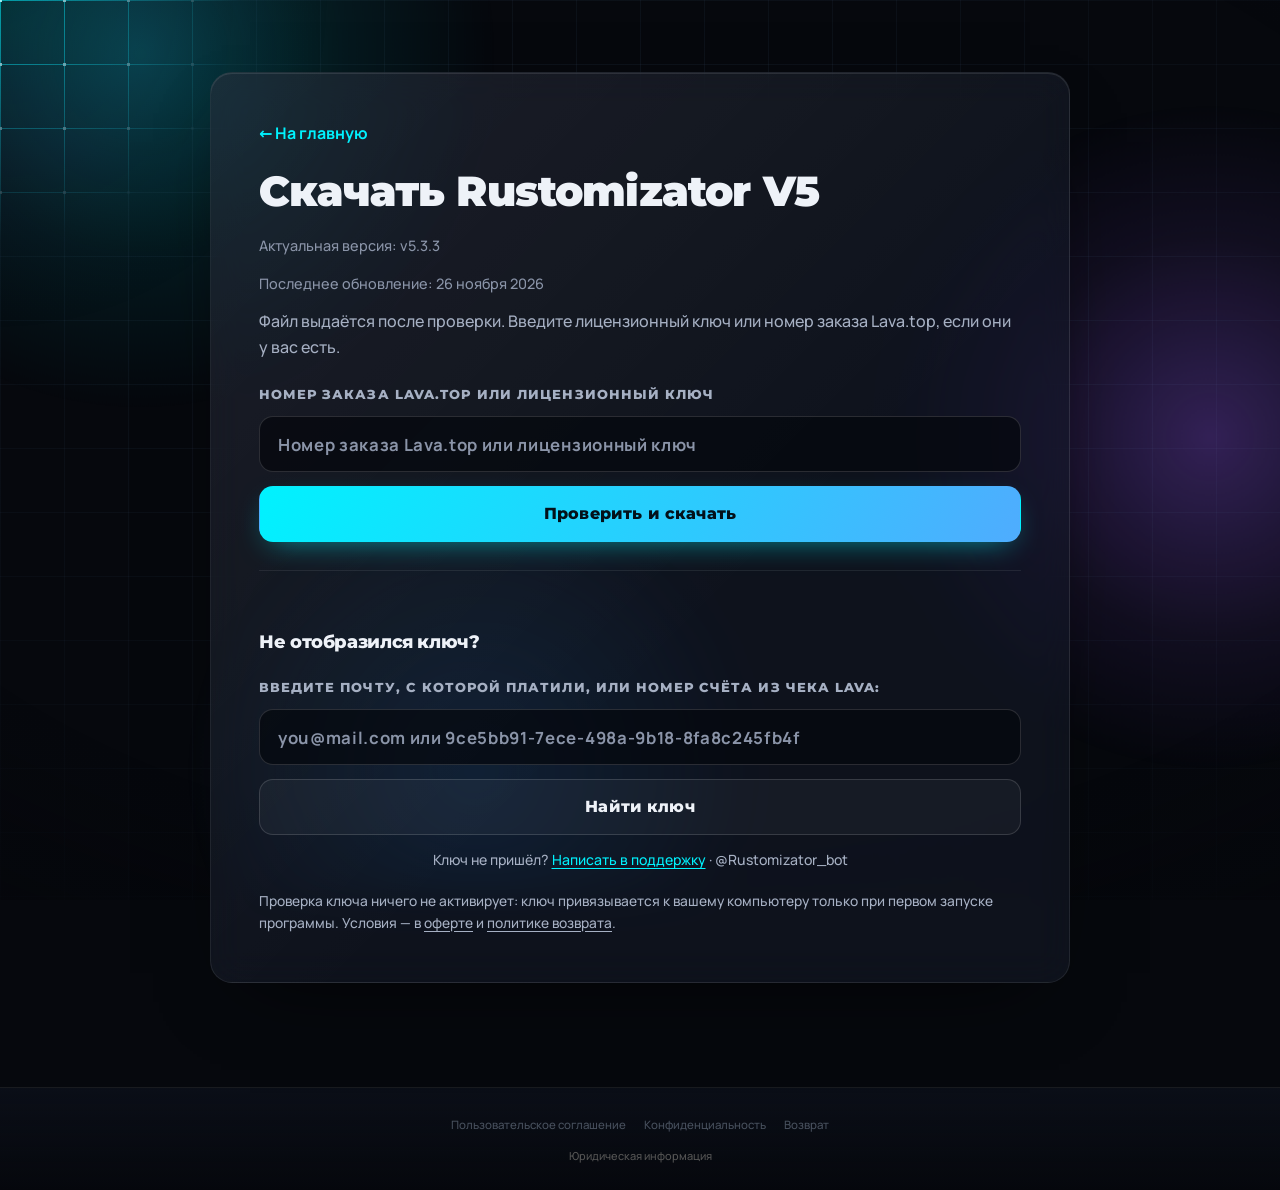
<file: download.html>
<!doctype html>
<html lang="ru">
<head>
  <meta charset="utf-8">
  <script src="/geo.js"></script>
  <meta name="viewport" content="width=device-width, initial-scale=1">
  <title>Скачать Rustomizator V5</title>
  <meta name="robots" content="noindex, nofollow, noarchive, nosnippet">
  <meta name="referrer" content="no-referrer">
  <meta name="theme-color" content="#06080D">
  <link rel="icon" href="assets/favicon.ico">
  <script>document.documentElement.classList.add('js');</script>
  <link rel="stylesheet" href="styles.css">
</head>
<body>
  <div class="bg" aria-hidden="true"><span class="neb neb-cyan"></span><span class="neb neb-violet"></span><span class="neb neb-blue"></span><div class="bg-grid"></div><canvas class="bg-fx"></canvas><span class="bg-vignette"></span></div>
  <main class="legal">
    <article class="legal-card glass">
      <a class="back" href="index.html">← На главную</a>
      <h1>Скачать Rustomizator V5</h1>
      <p class="meta">Актуальная версия: <span data-version>v5.3.3</span></p>
      <p class="meta" data-updated hidden></p>

      <!-- После оплаты Lava возвращает сюда (?session=…): страница ждёт подтверждения и показывает ключ без почты и номера заказа. -->
      <section class="dl-buy" id="dl-buy" aria-live="polite" hidden>
        <div class="dl-wait" id="dl-wait">
          <span class="dl-spin" aria-hidden="true"></span>
          <p class="dl-wait-title" id="dl-wait-title">Ждём подтверждение оплаты…</p>
          <p class="dl-hint" id="dl-wait-hint">Обычно это занимает несколько секунд. Не закрывайте страницу.</p>
        </div>
        <div class="dl-reveal" id="dl-reveal" hidden>
          <p class="dl-ok-head">
            <svg width="22" height="22" viewBox="0 0 24 24" fill="none" stroke="currentColor" stroke-width="3" stroke-linecap="round" stroke-linejoin="round" aria-hidden="true"><path d="M5 12.5l4.5 4.5L19 7.5"/></svg>
            Оплата прошла — ваш лицензионный ключ
          </p>
          <div class="dl-key-big" id="dl-big-key" aria-label="Лицензионный ключ"></div>
          <button class="btn btn-primary btn-lg btn-block" id="dl-big-copy" type="button">Скопировать ключ</button>
          <ol class="dl-steps">
            <li><b>Скачайте</b> программу кнопкой ниже.</li>
            <li><b>Запустите</b> Rustomizator от имени администратора.</li>
            <li><b>Вставьте ключ</b> при первом запуске: он привяжется к этому ПК, и с этого момента пойдёт срок.</li>
          </ol>
          <a class="btn btn-ghost btn-lg btn-block" id="dl-big-link" rel="noopener noreferrer" download>Скачать Rustomizator V5 (.exe)</a>
          <a class="btn btn-primary btn-lg btn-block" id="dl-big-tg" href="https://t.me/Rustomizator_bot" target="_blank" rel="noopener noreferrer" hidden>Получить ключ и файл в Telegram</a>
          <p class="dl-hint" id="dl-big-tg-hint" hidden>Бот пришлёт ключ, актуальную версию программы и пошаговую инструкцию — удобно, если страницу закроете.</p>
          <p class="dl-hint">Сохраните ключ. Страница запомнила ваш заказ: ключ можно открыть снова по этой же ссылке.</p>
          <p class="dl-hint">Вопросы по ключу — <a data-support-link href="https://t.me/Rustomizator_bot?start=support" target="_blank" rel="noopener">в поддержку</a>.</p>
        </div>
      </section>

      <div class="dl-manual" id="dl-manual">
      <p>Файл выдаётся после проверки. Введите лицензионный ключ или номер заказа Lava.top, если они у вас есть.</p>

      <form class="dl-form" id="dl-form" novalidate>
        <label class="dl-label" for="dl-key">Номер заказа Lava.top или лицензионный ключ</label>
        <input class="dl-input" id="dl-key" name="key" type="text" inputmode="text" autocomplete="off" autocapitalize="characters" spellcheck="false" maxlength="128" placeholder="Номер заказа Lava.top или лицензионный ключ" aria-describedby="dl-status">
        <button class="btn btn-primary btn-lg btn-block" id="dl-submit" type="submit">Проверить и скачать</button>
      </form>

      <p class="dl-status" id="dl-status" role="status" aria-live="polite" hidden></p>

      <div class="dl-ok" id="dl-ok" hidden>
        <p class="dl-ok-head">
          <svg width="22" height="22" viewBox="0 0 24 24" fill="none" stroke="currentColor" stroke-width="3" stroke-linecap="round" stroke-linejoin="round" aria-hidden="true"><path d="M5 12.5l4.5 4.5L19 7.5"/></svg>
          Ключ подтверждён
        </p>
        <div class="dl-key-box" id="dl-key-box" hidden>
          <p class="dl-key-label">Ваш лицензионный ключ:</p>
          <div class="dl-key-row">
            <code class="dl-key-value" id="dl-key-value"></code>
            <button class="btn btn-ghost" id="dl-key-copy" type="button">Скопировать ключ</button>
          </div>
          <p class="dl-hint">Сохраните ключ: он понадобится при первом запуске программы.</p>
        </div>
        <a class="btn btn-primary btn-lg btn-block" id="dl-link" rel="noopener noreferrer" download>Скачать Rustomizator V5 (.exe)</a>
        <p class="dl-hint">Скачивание начнётся само. Если этого не произошло, нажмите кнопку выше.</p>
      </div>

      </div>

      <section class="dl-recover" id="dl-recover" aria-labelledby="dl-recover-title">
        <h2 class="dl-recover-title" id="dl-recover-title">Не отобразился ключ?</h2>
        <form class="dl-form" id="dl-recover-form" novalidate>
          <label class="dl-label" for="dl-recover-input">Введите почту, с которой платили, или номер счёта из чека Lava:</label>
          <input class="dl-input" id="dl-recover-input" type="text" inputmode="email" autocomplete="email" spellcheck="false" maxlength="254" placeholder="you@mail.com или 9ce5bb91-7ece-498a-9b18-8fa8c245fb4f">
          <button class="btn btn-ghost btn-lg btn-block" id="dl-recover-submit" type="submit">Найти ключ</button>
        </form>
        <p class="dl-status" id="dl-recover-status" role="status" aria-live="polite" hidden></p>
        <p class="dl-help">Ключ не пришёл? <a data-support-link href="https://t.me/Rustomizator_bot?start=support" target="_blank" rel="noopener">Написать в поддержку</a> · <span class="mono">@Rustomizator_bot</span></p>
      </section>

      <p class="fine">Проверка ключа ничего не активирует: ключ привязывается к вашему компьютеру только при первом запуске программы. Условия — в <a href="legal/terms.html">оферте</a> и <a href="legal/refund.html">политике возврата</a>.</p>
    </article>
  </main>
  <footer class="footer footer-min">
    <nav class="wrap footer-legal" aria-label="Документы">
      <a href="legal/terms.html">Пользовательское соглашение</a>
      <a href="legal/privacy.html">Конфиденциальность</a>
      <a href="legal/refund.html">Возврат</a>
    </nav>
    <div class="wrap legal-info-row"><button type="button" class="legal-info-btn" data-legal-info>Юридическая информация</button></div>
  </footer>
  <script src="/release-download.js" defer></script>
  <script src="app.js?v=sessionqueue2" defer></script>
  <script src="legal-info.js" defer></script>
  <script src="download.js?v=sessionqueue1" defer></script>
</body>
</html>
</file>
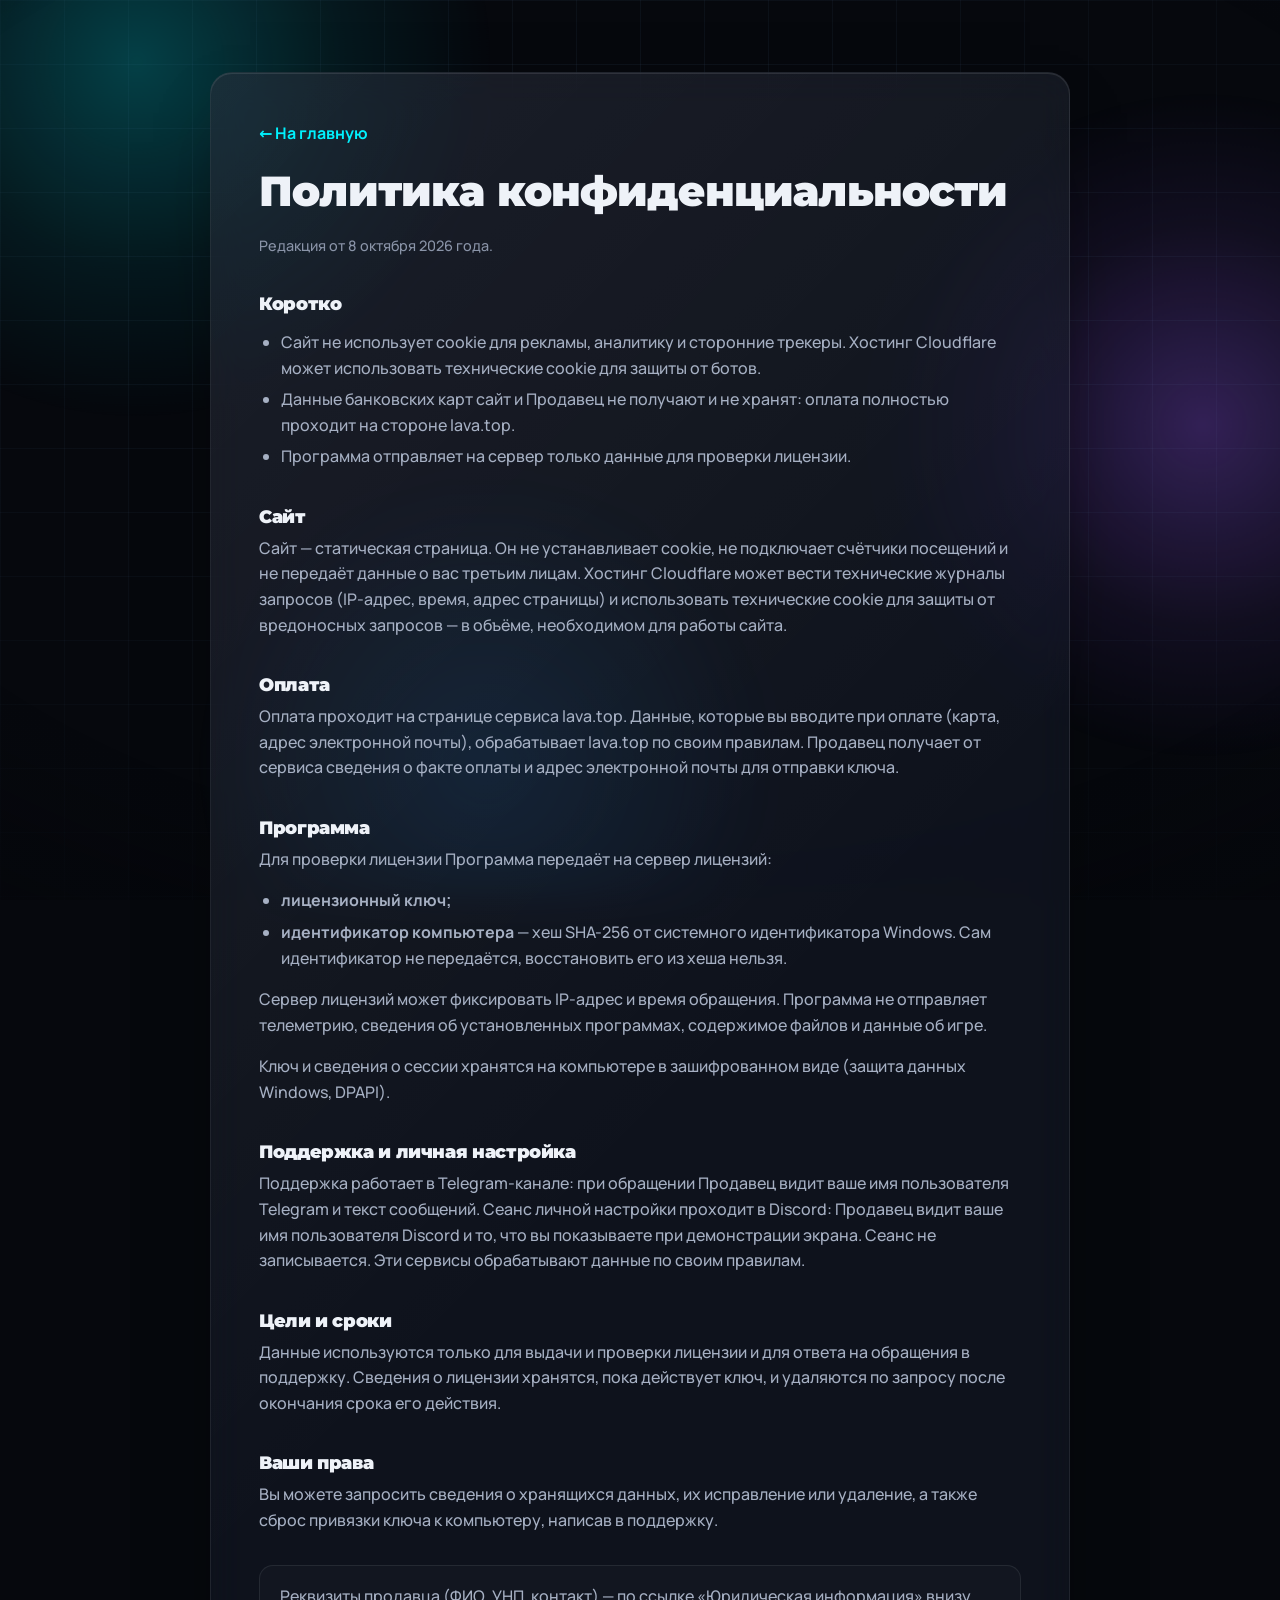
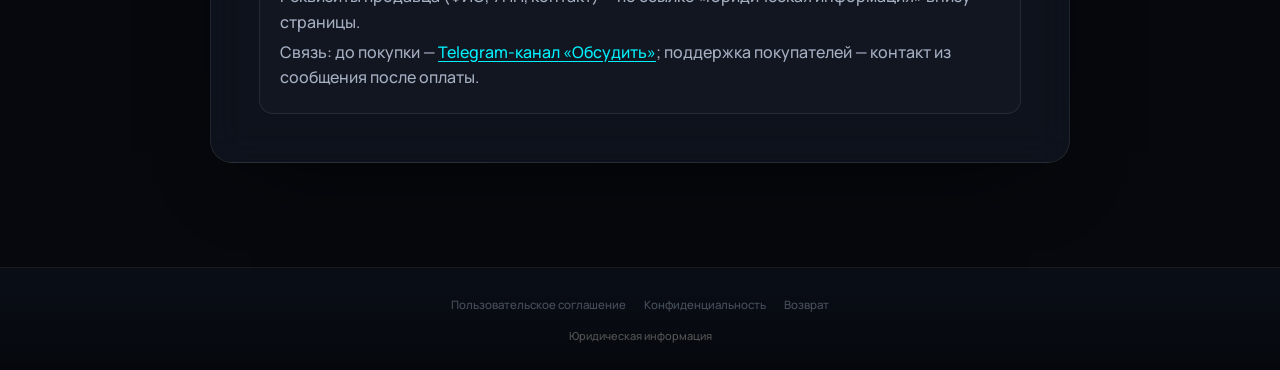
<file: legal/privacy.html>
<!doctype html>
<html lang="ru">
<head>
  <meta charset="utf-8">
  <script src="/geo.js"></script>
  <meta name="viewport" content="width=device-width, initial-scale=1">
  <meta name="robots" content="noindex, nofollow, noarchive, nosnippet">
  <title>Политика конфиденциальности — Rustomizator</title>
  <meta name="theme-color" content="#06080D">
  <link rel="icon" href="../assets/favicon.ico">
  <script>document.documentElement.classList.add('js');</script>
  <link rel="stylesheet" href="../styles.css">
</head>
<body>
  <div class="bg" aria-hidden="true"><span class="neb neb-cyan"></span><span class="neb neb-violet"></span><span class="neb neb-blue"></span><div class="bg-grid"></div><canvas class="bg-fx"></canvas><span class="bg-vignette"></span></div>
  <main class="legal">
    <article class="legal-card glass">
      <a class="back" href="../index.html">← На главную</a>
      <h1>Политика конфиденциальности</h1>
      <p class="meta">Редакция от 8 октября 2026 года.</p>

      <h2>Коротко</h2>
      <ul>
        <li>Сайт не использует cookie для рекламы, аналитику и сторонние трекеры. Хостинг Cloudflare может использовать технические cookie для защиты от ботов.</li>
        <li>Данные банковских карт сайт и Продавец не получают и не хранят: оплата полностью проходит на стороне lava.top.</li>
        <li>Программа отправляет на сервер только данные для проверки лицензии.</li>
      </ul>

      <h2>Сайт</h2>
      <p>Сайт — статическая страница. Он не устанавливает cookie, не подключает счётчики посещений и не передаёт данные о вас третьим лицам. Хостинг Cloudflare может вести технические журналы запросов (IP-адрес, время, адрес страницы) и использовать технические cookie для защиты от вредоносных запросов — в объёме, необходимом для работы сайта.</p>

      <h2>Оплата</h2>
      <p>Оплата проходит на странице сервиса lava.top. Данные, которые вы вводите при оплате (карта, адрес электронной почты), обрабатывает lava.top по своим правилам. Продавец получает от сервиса сведения о факте оплаты и адрес электронной почты для отправки ключа.</p>

      <h2>Программа</h2>
      <p>Для проверки лицензии Программа передаёт на сервер лицензий:</p>
      <ul>
        <li><b>лицензионный ключ;</b></li>
        <li><b>идентификатор компьютера</b> — хеш SHA-256 от системного идентификатора Windows. Сам идентификатор не передаётся, восстановить его из хеша нельзя.</li>
      </ul>
      <p>Сервер лицензий может фиксировать IP-адрес и время обращения. Программа не отправляет телеметрию, сведения об установленных программах, содержимое файлов и данные об игре.</p>
      <p>Ключ и сведения о сессии хранятся на компьютере в зашифрованном виде (защита данных Windows, DPAPI).</p>

      <h2>Поддержка и личная настройка</h2>
      <p>Поддержка работает в Telegram-канале: при обращении Продавец видит ваше имя пользователя Telegram и текст сообщений. Сеанс личной настройки проходит в Discord: Продавец видит ваше имя пользователя Discord и то, что вы показываете при демонстрации экрана. Сеанс не записывается. Эти сервисы обрабатывают данные по своим правилам.</p>

      <h2>Цели и сроки</h2>
      <p>Данные используются только для выдачи и проверки лицензии и для ответа на обращения в поддержку. Сведения о лицензии хранятся, пока действует ключ, и удаляются по запросу после окончания срока его действия.</p>

      <h2>Ваши права</h2>
      <p>Вы можете запросить сведения о хранящихся данных, их исправление или удаление, а также сброс привязки ключа к компьютеру, написав в поддержку.</p>

      <div class="seller-box">
        <p>Реквизиты продавца (ФИО, УНП, контакт) — по ссылке «Юридическая информация» внизу страницы.</p>
        <p>Связь: до покупки — <a data-support="telegram" href="https://t.me/rustomizator">Telegram-канал «Обсудить»</a>; поддержка покупателей — контакт из сообщения после оплаты.</p>
      </div>
    </article>
  </main>
  <footer class="footer footer-min">
    <nav class="wrap footer-legal" aria-label="Документы">
      <a href="terms.html">Пользовательское соглашение</a>
      <a href="privacy.html">Конфиденциальность</a>
      <a href="refund.html">Возврат</a>
    </nav>
    <div class="wrap legal-info-row"><button type="button" class="legal-info-btn" data-legal-info>Юридическая информация</button></div>
  </footer>
  <script src="/release-download.js" defer></script>
  <script src="../app.js?v=sessionqueue2" defer></script>
  <script src="../legal-info.js" defer></script>
</body>
</html>
</file>
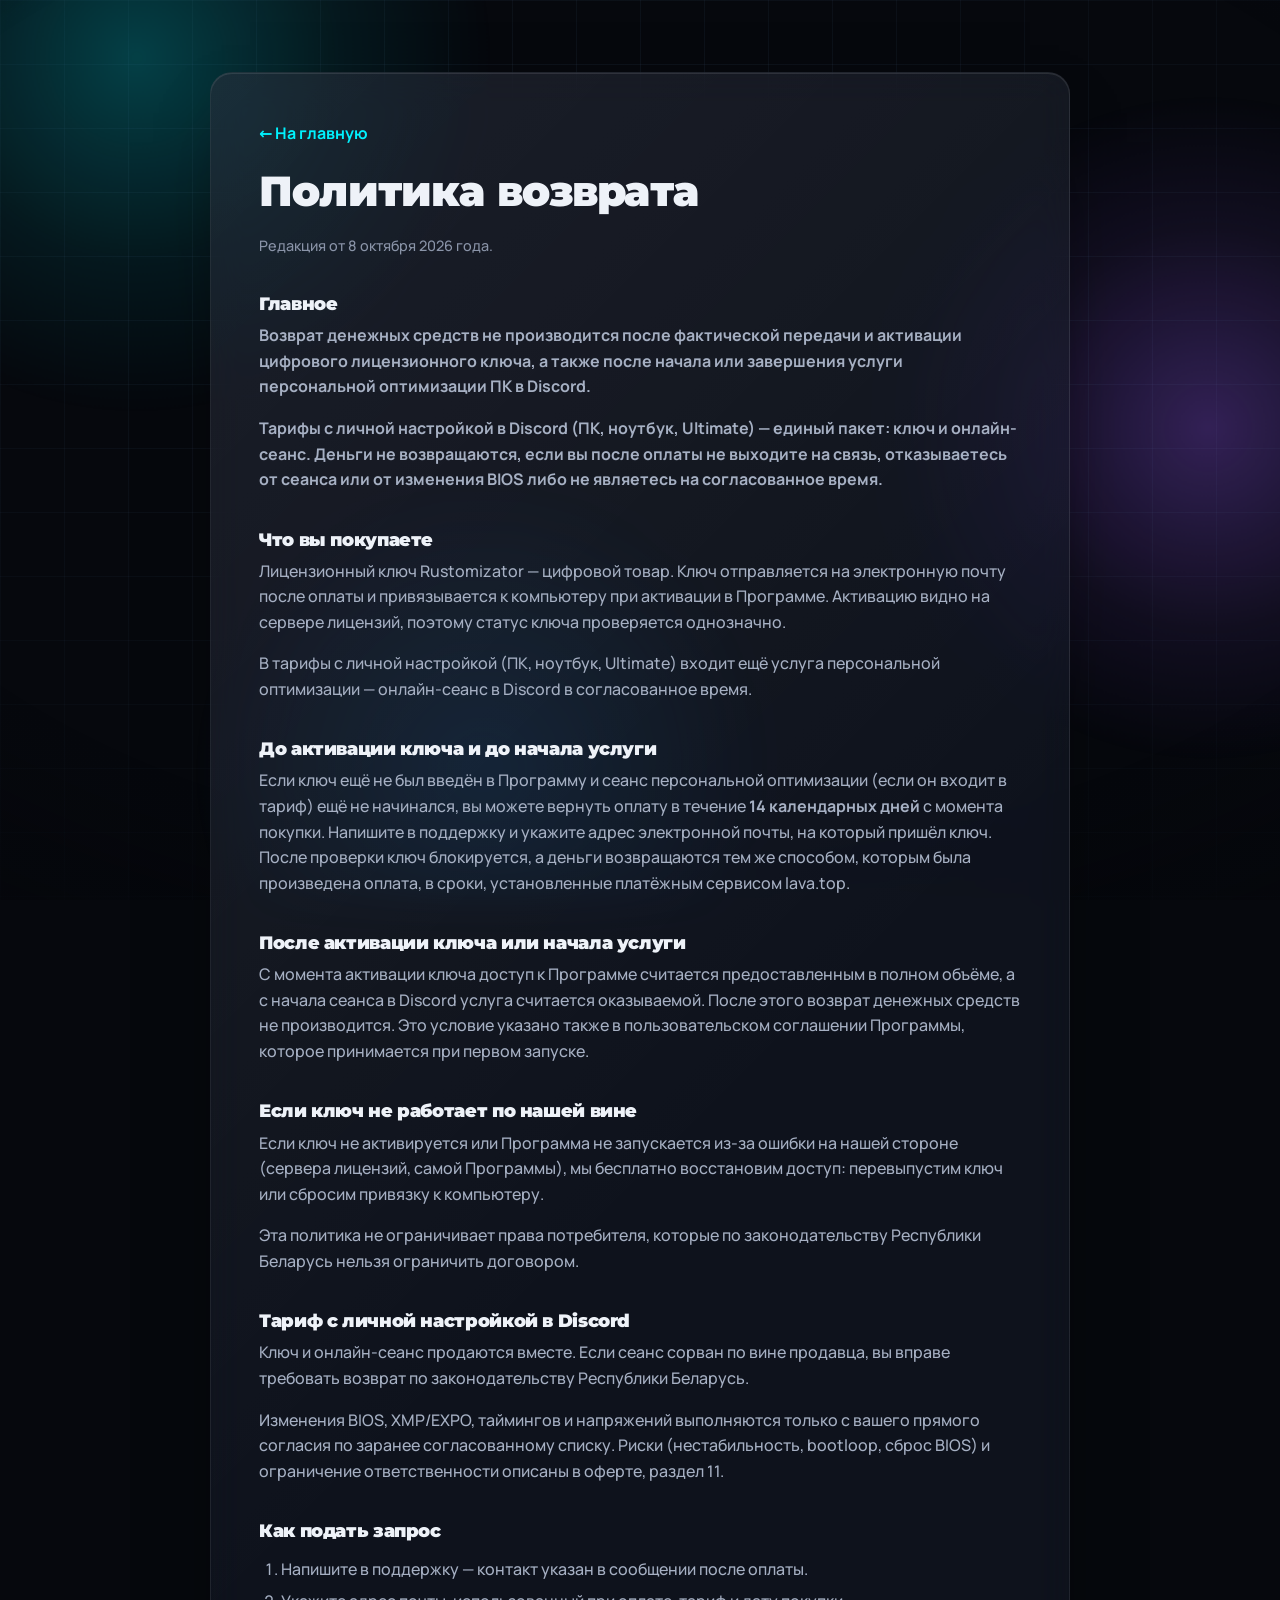
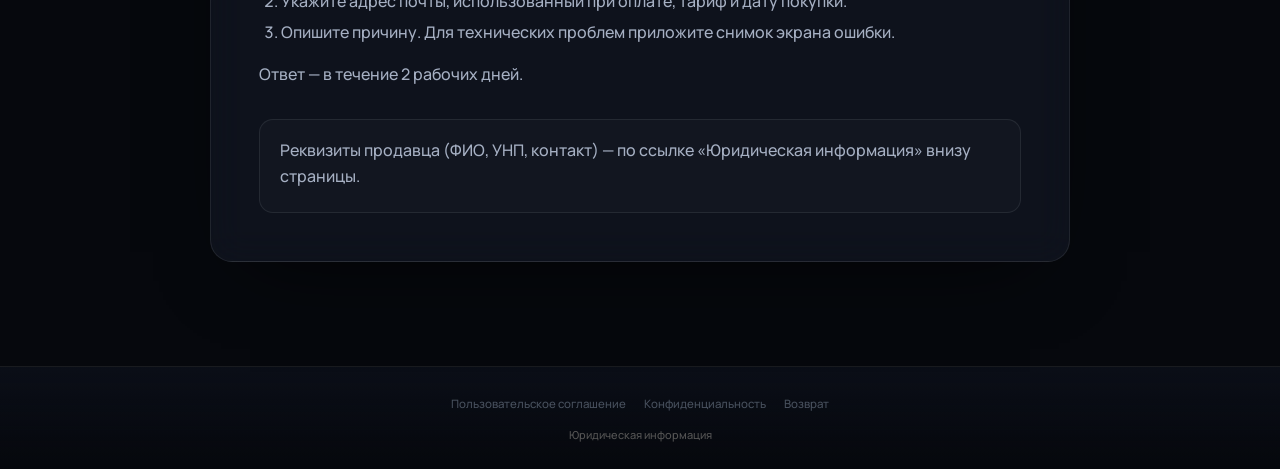
<file: legal/refund.html>
<!doctype html>
<html lang="ru">
<head>
  <meta charset="utf-8">
  <script src="/geo.js"></script>
  <meta name="viewport" content="width=device-width, initial-scale=1">
  <meta name="robots" content="noindex, nofollow, noarchive, nosnippet">
  <title>Политика возврата — Rustomizator</title>
  <meta name="theme-color" content="#06080D">
  <link rel="icon" href="../assets/favicon.ico">
  <script>document.documentElement.classList.add('js');</script>
  <link rel="stylesheet" href="../styles.css">
</head>
<body>
  <div class="bg" aria-hidden="true"><span class="neb neb-cyan"></span><span class="neb neb-violet"></span><span class="neb neb-blue"></span><div class="bg-grid"></div><canvas class="bg-fx"></canvas><span class="bg-vignette"></span></div>
  <main class="legal">
    <article class="legal-card glass">
      <a class="back" href="../index.html">← На главную</a>
      <h1>Политика возврата</h1>
      <p class="meta">Редакция от 8 октября 2026 года.</p>

      <h2>Главное</h2>
      <p><b>Возврат денежных средств не производится после фактической передачи и активации цифрового лицензионного ключа, а также после начала или завершения услуги персональной оптимизации ПК в Discord.</b></p>
      <p><b>Тарифы с личной настройкой в Discord (ПК, ноутбук, Ultimate) — единый пакет: ключ и онлайн-сеанс. Деньги не возвращаются, если вы после оплаты не выходите на связь, отказываетесь от сеанса или от изменения BIOS либо не являетесь на согласованное время.</b></p>

      <h2>Что вы покупаете</h2>
      <p>Лицензионный ключ Rustomizator — цифровой товар. Ключ отправляется на электронную почту после оплаты и привязывается к компьютеру при активации в Программе. Активацию видно на сервере лицензий, поэтому статус ключа проверяется однозначно.</p>
      <p>В тарифы с личной настройкой (ПК, ноутбук, Ultimate) входит ещё услуга персональной оптимизации — онлайн-сеанс в Discord в согласованное время.</p>

      <h2>До активации ключа и до начала услуги</h2>
      <p>Если ключ ещё не был введён в Программу и сеанс персональной оптимизации (если он входит в тариф) ещё не начинался, вы можете вернуть оплату в течение <b>14 календарных дней</b> с момента покупки. Напишите в поддержку и укажите адрес электронной почты, на который пришёл ключ. После проверки ключ блокируется, а деньги возвращаются тем же способом, которым была произведена оплата, в сроки, установленные платёжным сервисом lava.top.</p>

      <h2>После активации ключа или начала услуги</h2>
      <p>С момента активации ключа доступ к Программе считается предоставленным в полном объёме, а с начала сеанса в Discord услуга считается оказываемой. После этого возврат денежных средств не производится. Это условие указано также в пользовательском соглашении Программы, которое принимается при первом запуске.</p>

      <h2>Если ключ не работает по нашей вине</h2>
      <p>Если ключ не активируется или Программа не запускается из-за ошибки на нашей стороне (сервера лицензий, самой Программы), мы бесплатно восстановим доступ: перевыпустим ключ или сбросим привязку к компьютеру.</p>
      <p>Эта политика не ограничивает права потребителя, которые по законодательству Республики Беларусь нельзя ограничить договором.</p>

      <h2>Тариф с личной настройкой в Discord</h2>
      <p>Ключ и онлайн-сеанс продаются вместе. Если сеанс сорван по вине продавца, вы вправе требовать возврат по законодательству Республики Беларусь.</p>
      <p>Изменения BIOS, XMP/EXPO, таймингов и напряжений выполняются только с вашего прямого согласия по заранее согласованному списку. Риски (нестабильность, bootloop, сброс BIOS) и ограничение ответственности описаны в оферте, раздел 11.</p>

      <h2>Как подать запрос</h2>
      <ol>
        <li>Напишите в поддержку — контакт указан в сообщении после оплаты.</li>
        <li>Укажите адрес почты, использованный при оплате, тариф и дату покупки.</li>
        <li>Опишите причину. Для технических проблем приложите снимок экрана ошибки.</li>
      </ol>
      <p>Ответ — в течение 2 рабочих дней.</p>

      <div class="seller-box">
        <p>Реквизиты продавца (ФИО, УНП, контакт) — по ссылке «Юридическая информация» внизу страницы.</p>
      </div>
    </article>
  </main>
  <footer class="footer footer-min">
    <nav class="wrap footer-legal" aria-label="Документы">
      <a href="terms.html">Пользовательское соглашение</a>
      <a href="privacy.html">Конфиденциальность</a>
      <a href="refund.html">Возврат</a>
    </nav>
    <div class="wrap legal-info-row"><button type="button" class="legal-info-btn" data-legal-info>Юридическая информация</button></div>
  </footer>
  <script src="/release-download.js" defer></script>
  <script src="../app.js?v=sessionqueue2" defer></script>
  <script src="../legal-info.js" defer></script>
</body>
</html>
</file>
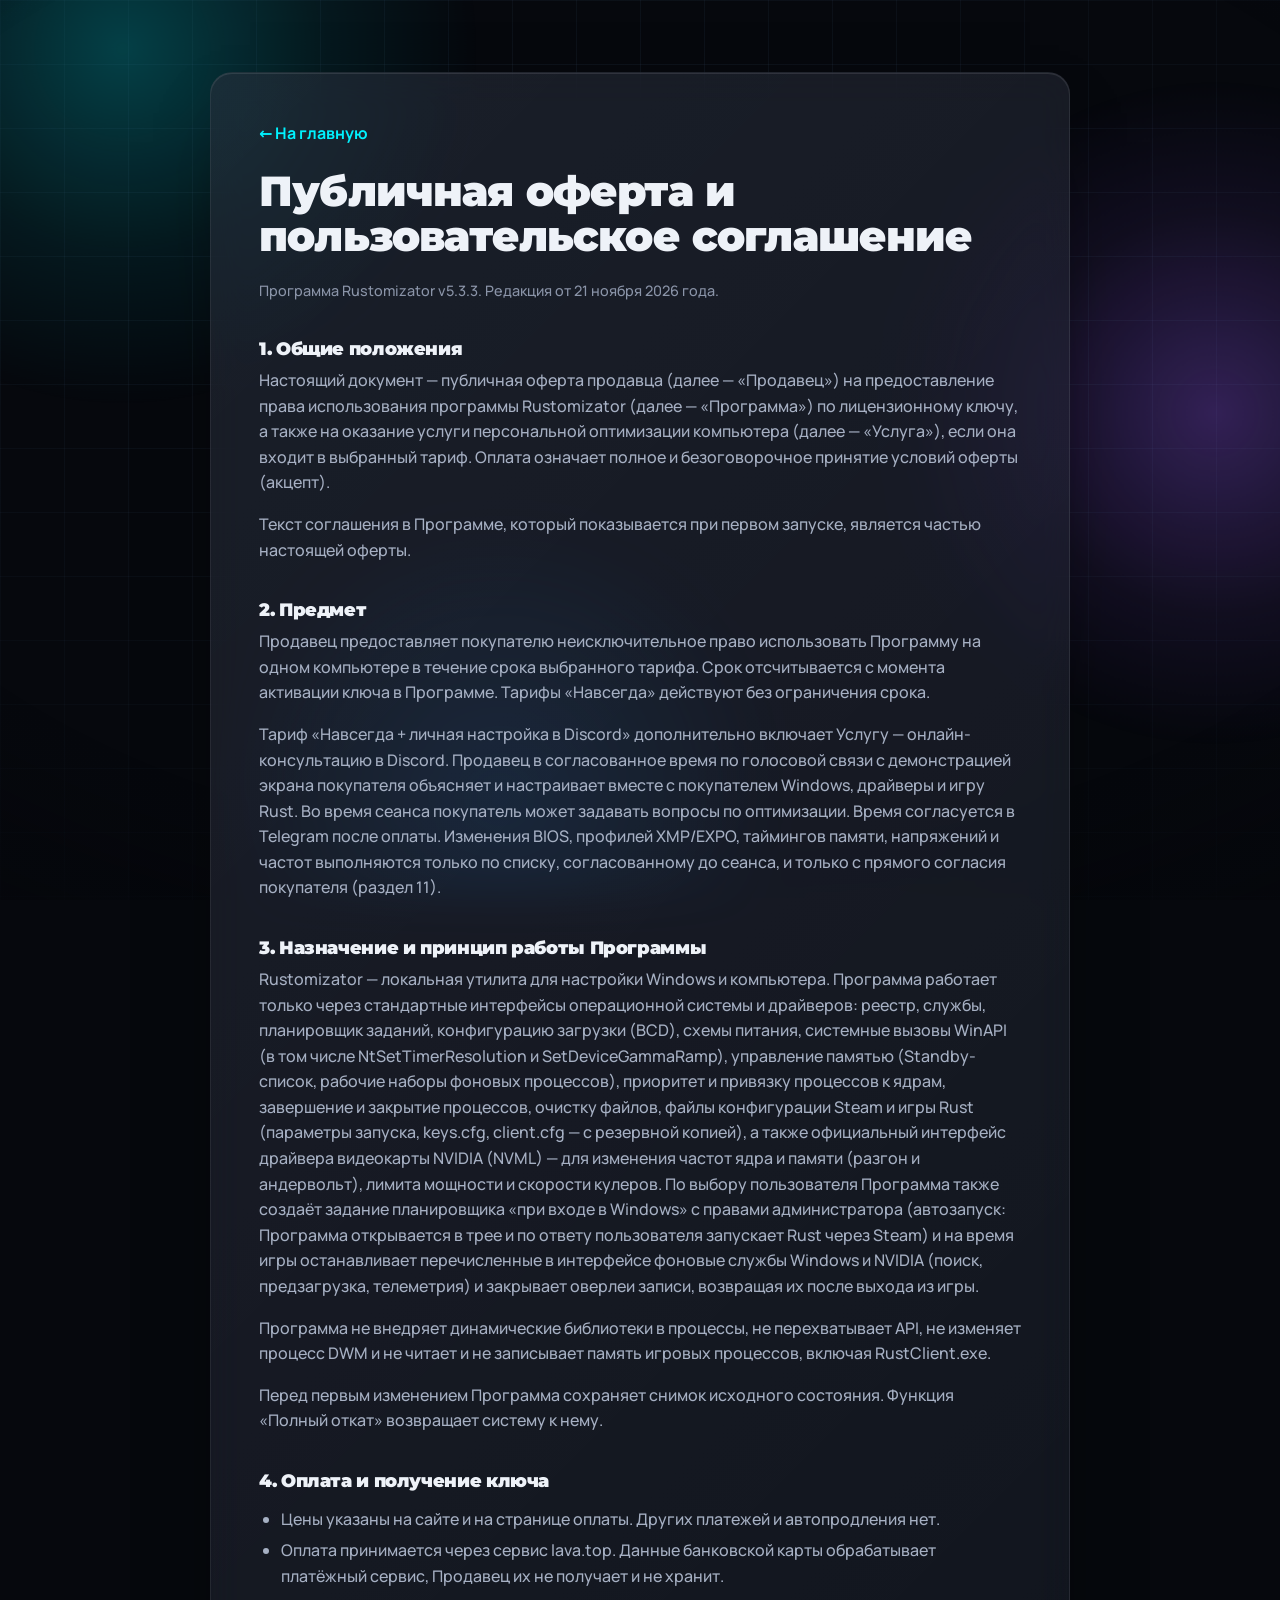
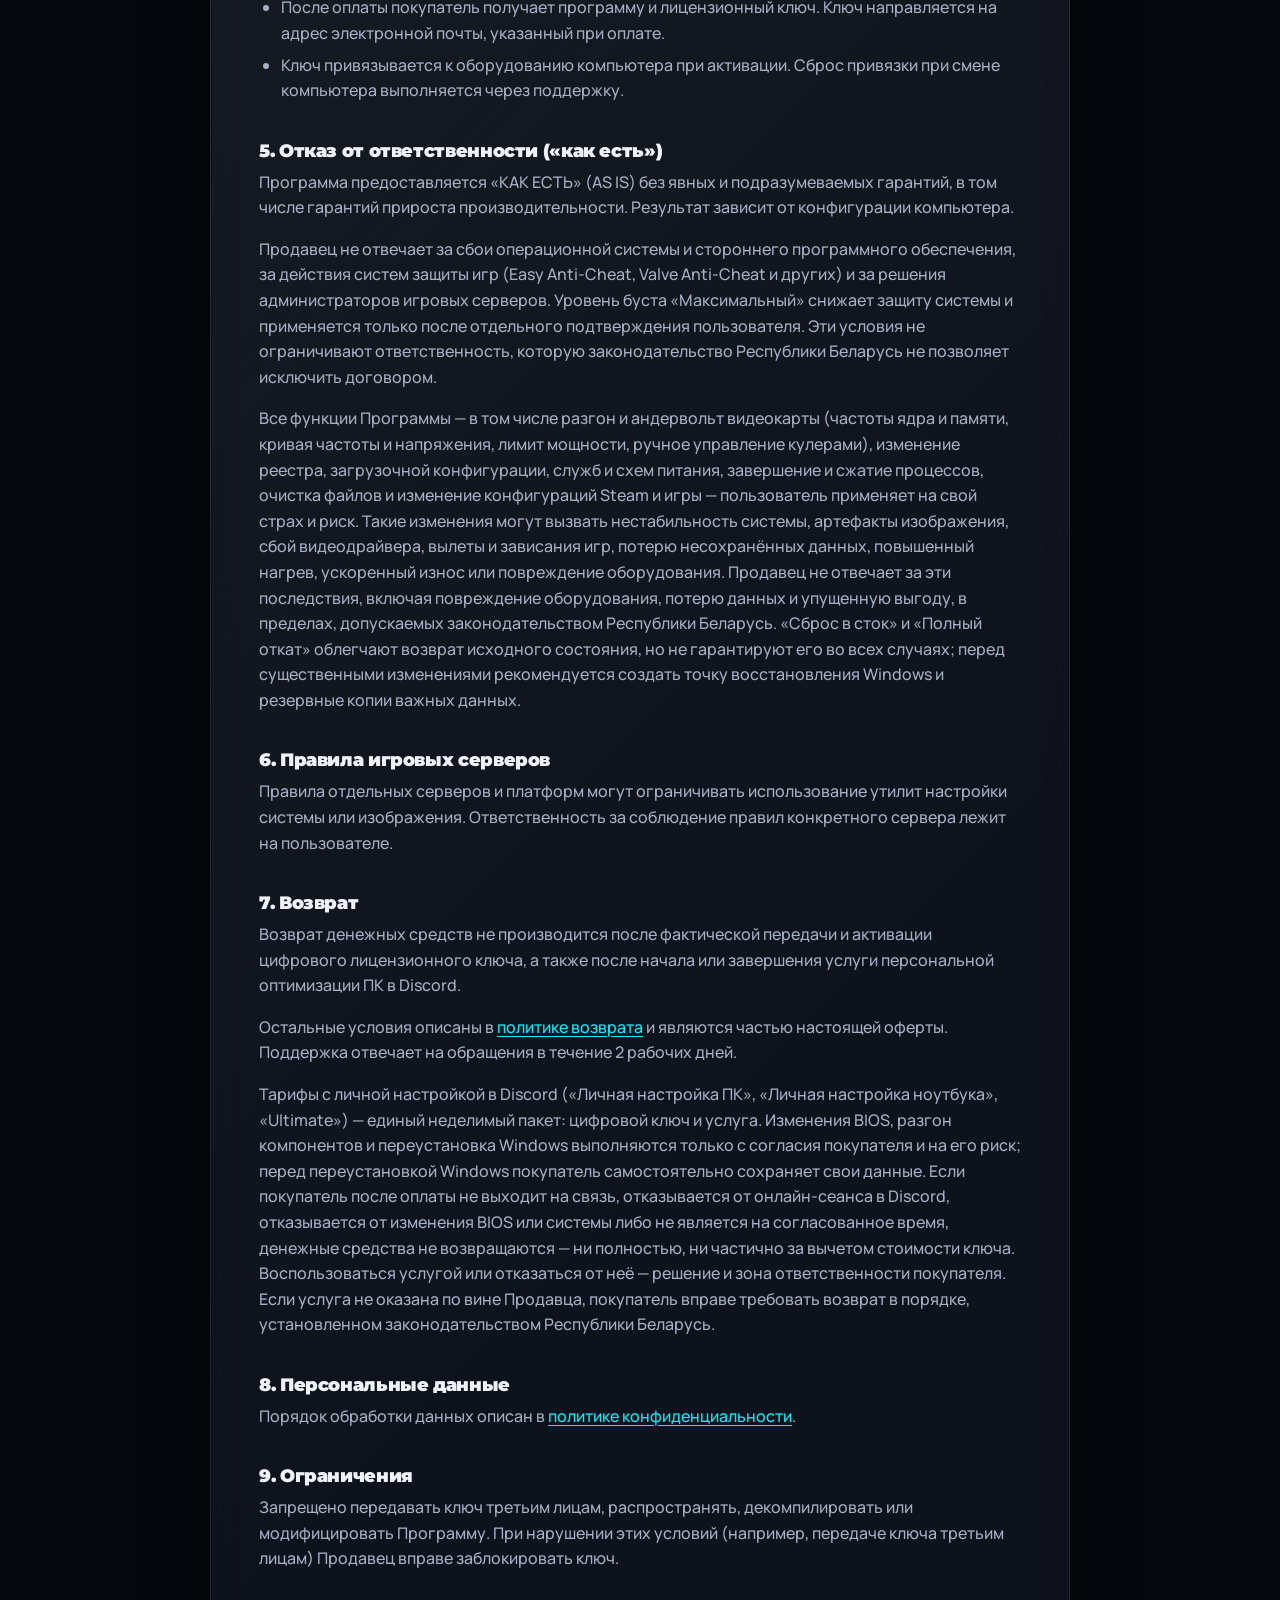
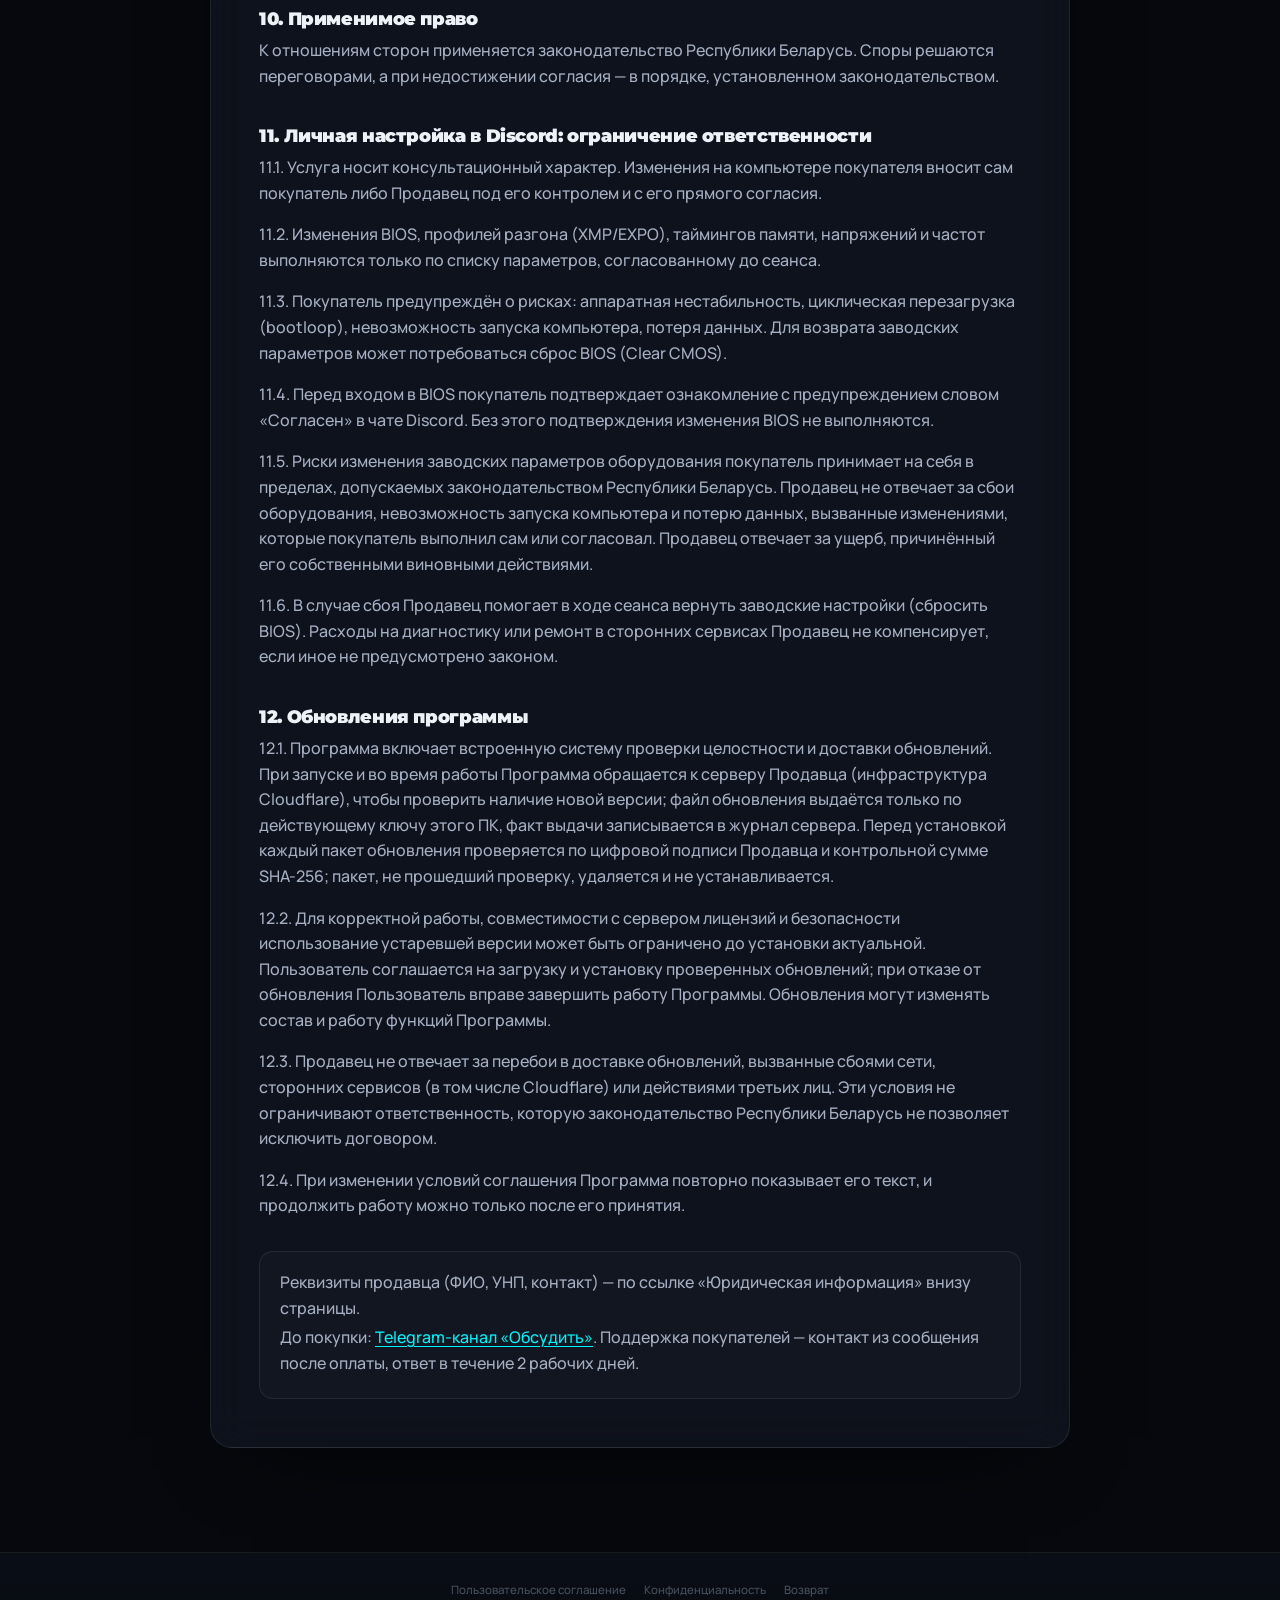
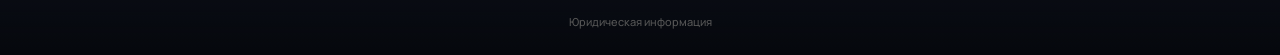
<file: legal/terms.html>
<!doctype html>
<html lang="ru">
<head>
  <meta charset="utf-8">
  <script src="/geo.js"></script>
  <meta name="viewport" content="width=device-width, initial-scale=1">
  <meta name="robots" content="noindex, nofollow, noarchive, nosnippet">
  <title>Публичная оферта — Rustomizator</title>
  <meta name="theme-color" content="#06080D">
  <link rel="icon" href="../assets/favicon.ico">
  <script>document.documentElement.classList.add('js');</script>
  <link rel="stylesheet" href="../styles.css">
</head>
<body>
  <div class="bg" aria-hidden="true"><span class="neb neb-cyan"></span><span class="neb neb-violet"></span><span class="neb neb-blue"></span><div class="bg-grid"></div><canvas class="bg-fx"></canvas><span class="bg-vignette"></span></div>
  <main class="legal">
    <article class="legal-card glass">
      <a class="back" href="../index.html">← На главную</a>
      <h1>Публичная оферта и пользовательское соглашение</h1>
      <p class="meta">Программа Rustomizator <span data-version>v5.3.3</span>. Редакция от 21 ноября 2026 года.</p>

      <h2>1. Общие положения</h2>
      <p>Настоящий документ — публичная оферта продавца (далее — «Продавец») на предоставление права использования программы Rustomizator (далее — «Программа») по лицензионному ключу, а также на оказание услуги персональной оптимизации компьютера (далее — «Услуга»), если она входит в выбранный тариф. Оплата означает полное и безоговорочное принятие условий оферты (акцепт).</p>
      <p>Текст соглашения в Программе, который показывается при первом запуске, является частью настоящей оферты.</p>

      <h2>2. Предмет</h2>
      <p>Продавец предоставляет покупателю неисключительное право использовать Программу на одном компьютере в течение срока выбранного тарифа. Срок отсчитывается с момента активации ключа в Программе. Тарифы «Навсегда» действуют без ограничения срока.</p>
      <p>Тариф «Навсегда + личная настройка в Discord» дополнительно включает Услугу — онлайн-консультацию в Discord. Продавец в согласованное время по голосовой связи с демонстрацией экрана покупателя объясняет и настраивает вместе с покупателем Windows, драйверы и игру Rust. Во время сеанса покупатель может задавать вопросы по оптимизации. Время согласуется в Telegram после оплаты. Изменения BIOS, профилей XMP/EXPO, таймингов памяти, напряжений и частот выполняются только по списку, согласованному до сеанса, и только с прямого согласия покупателя (раздел 11).</p>

      <h2>3. Назначение и принцип работы Программы</h2>
      <p>Rustomizator — локальная утилита для настройки Windows и компьютера. Программа работает только через стандартные интерфейсы операционной системы и драйверов: реестр, службы, планировщик заданий, конфигурацию загрузки (BCD), схемы питания, системные вызовы WinAPI (в том числе NtSetTimerResolution и SetDeviceGammaRamp), управление памятью (Standby-список, рабочие наборы фоновых процессов), приоритет и привязку процессов к ядрам, завершение и закрытие процессов, очистку файлов, файлы конфигурации Steam и игры Rust (параметры запуска, keys.cfg, client.cfg — с резервной копией), а также официальный интерфейс драйвера видеокарты NVIDIA (NVML) — для изменения частот ядра и памяти (разгон и андервольт), лимита мощности и скорости кулеров. По выбору пользователя Программа также создаёт задание планировщика «при входе в Windows» с правами администратора (автозапуск: Программа открывается в трее и по ответу пользователя запускает Rust через Steam) и на время игры останавливает перечисленные в интерфейсе фоновые службы Windows и NVIDIA (поиск, предзагрузка, телеметрия) и закрывает оверлеи записи, возвращая их после выхода из игры.</p>
      <p>Программа не внедряет динамические библиотеки в процессы, не перехватывает API, не изменяет процесс DWM и не читает и не записывает память игровых процессов, включая RustClient.exe.</p>
      <p>Перед первым изменением Программа сохраняет снимок исходного состояния. Функция «Полный откат» возвращает систему к нему.</p>

      <h2>4. Оплата и получение ключа</h2>
      <ul>
        <li>Цены указаны на сайте и на странице оплаты. Других платежей и автопродления нет.</li>
        <li>Оплата принимается через сервис lava.top. Данные банковской карты обрабатывает платёжный сервис, Продавец их не получает и не хранит.</li>
        <li>После оплаты покупатель получает программу и лицензионный ключ. Ключ направляется на адрес электронной почты, указанный при оплате.</li>
        <li>Ключ привязывается к оборудованию компьютера при активации. Сброс привязки при смене компьютера выполняется через поддержку.</li>
      </ul>

      <h2>5. Отказ от ответственности («как есть»)</h2>
      <p>Программа предоставляется «КАК ЕСТЬ» (AS IS) без явных и подразумеваемых гарантий, в том числе гарантий прироста производительности. Результат зависит от конфигурации компьютера.</p>
      <p>Продавец не отвечает за сбои операционной системы и стороннего программного обеспечения, за действия систем защиты игр (Easy Anti-Cheat, Valve Anti-Cheat и других) и за решения администраторов игровых серверов. Уровень буста «Максимальный» снижает защиту системы и применяется только после отдельного подтверждения пользователя. Эти условия не ограничивают ответственность, которую законодательство Республики Беларусь не позволяет исключить договором.</p>
      <p>Все функции Программы — в том числе разгон и андервольт видеокарты (частоты ядра и памяти, кривая частоты и напряжения, лимит мощности, ручное управление кулерами), изменение реестра, загрузочной конфигурации, служб и схем питания, завершение и сжатие процессов, очистка файлов и изменение конфигураций Steam и игры — пользователь применяет на свой страх и риск. Такие изменения могут вызвать нестабильность системы, артефакты изображения, сбой видеодрайвера, вылеты и зависания игр, потерю несохранённых данных, повышенный нагрев, ускоренный износ или повреждение оборудования. Продавец не отвечает за эти последствия, включая повреждение оборудования, потерю данных и упущенную выгоду, в пределах, допускаемых законодательством Республики Беларусь. «Сброс в сток» и «Полный откат» облегчают возврат исходного состояния, но не гарантируют его во всех случаях; перед существенными изменениями рекомендуется создать точку восстановления Windows и резервные копии важных данных.</p>

      <h2>6. Правила игровых серверов</h2>
      <p>Правила отдельных серверов и платформ могут ограничивать использование утилит настройки системы или изображения. Ответственность за соблюдение правил конкретного сервера лежит на пользователе.</p>

      <h2>7. Возврат</h2>
      <p>Возврат денежных средств не производится после фактической передачи и активации цифрового лицензионного ключа, а также после начала или завершения услуги персональной оптимизации ПК в Discord.</p>
      <p>Остальные условия описаны в <a href="refund.html">политике возврата</a> и являются частью настоящей оферты. Поддержка отвечает на обращения в течение 2 рабочих дней.</p>

      <p>Тарифы с личной настройкой в Discord («Личная настройка ПК», «Личная настройка ноутбука», «Ultimate») — единый неделимый пакет: цифровой ключ и услуга. Изменения BIOS, разгон компонентов и переустановка Windows выполняются только с согласия покупателя и на его риск; перед переустановкой Windows покупатель самостоятельно сохраняет свои данные. Если покупатель после оплаты не выходит на связь, отказывается от онлайн-сеанса в Discord, отказывается от изменения BIOS или системы либо не является на согласованное время, денежные средства не возвращаются — ни полностью, ни частично за вычетом стоимости ключа. Воспользоваться услугой или отказаться от неё — решение и зона ответственности покупателя. Если услуга не оказана по вине Продавца, покупатель вправе требовать возврат в порядке, установленном законодательством Республики Беларусь.</p>

      <h2>8. Персональные данные</h2>
      <p>Порядок обработки данных описан в <a href="privacy.html">политике конфиденциальности</a>.</p>

      <h2>9. Ограничения</h2>
      <p>Запрещено передавать ключ третьим лицам, распространять, декомпилировать или модифицировать Программу. При нарушении этих условий (например, передаче ключа третьим лицам) Продавец вправе заблокировать ключ.</p>

      <h2>10. Применимое право</h2>
      <p>К отношениям сторон применяется законодательство Республики Беларусь. Споры решаются переговорами, а при недостижении согласия — в порядке, установленном законодательством.</p>

      <h2>11. Личная настройка в Discord: ограничение ответственности</h2>
      <p>11.1. Услуга носит консультационный характер. Изменения на компьютере покупателя вносит сам покупатель либо Продавец под его контролем и с его прямого согласия.</p>
      <p>11.2. Изменения BIOS, профилей разгона (XMP/EXPO), таймингов памяти, напряжений и частот выполняются только по списку параметров, согласованному до сеанса.</p>
      <p>11.3. Покупатель предупреждён о рисках: аппаратная нестабильность, циклическая перезагрузка (bootloop), невозможность запуска компьютера, потеря данных. Для возврата заводских параметров может потребоваться сброс BIOS (Clear CMOS).</p>
      <p>11.4. Перед входом в BIOS покупатель подтверждает ознакомление с предупреждением словом «Согласен» в чате Discord. Без этого подтверждения изменения BIOS не выполняются.</p>
      <p>11.5. Риски изменения заводских параметров оборудования покупатель принимает на себя в пределах, допускаемых законодательством Республики Беларусь. Продавец не отвечает за сбои оборудования, невозможность запуска компьютера и потерю данных, вызванные изменениями, которые покупатель выполнил сам или согласовал. Продавец отвечает за ущерб, причинённый его собственными виновными действиями.</p>
      <p>11.6. В случае сбоя Продавец помогает в ходе сеанса вернуть заводские настройки (сбросить BIOS). Расходы на диагностику или ремонт в сторонних сервисах Продавец не компенсирует, если иное не предусмотрено законом.</p>

      <h2>12. Обновления программы</h2>
      <p>12.1. Программа включает встроенную систему проверки целостности и доставки обновлений. При запуске и во время работы Программа обращается к серверу Продавца (инфраструктура Cloudflare), чтобы проверить наличие новой версии; файл обновления выдаётся только по действующему ключу этого ПК, факт выдачи записывается в журнал сервера. Перед установкой каждый пакет обновления проверяется по цифровой подписи Продавца и контрольной сумме SHA-256; пакет, не прошедший проверку, удаляется и не устанавливается.</p>
      <p>12.2. Для корректной работы, совместимости с сервером лицензий и безопасности использование устаревшей версии может быть ограничено до установки актуальной. Пользователь соглашается на загрузку и установку проверенных обновлений; при отказе от обновления Пользователь вправе завершить работу Программы. Обновления могут изменять состав и работу функций Программы.</p>
      <p>12.3. Продавец не отвечает за перебои в доставке обновлений, вызванные сбоями сети, сторонних сервисов (в том числе Cloudflare) или действиями третьих лиц. Эти условия не ограничивают ответственность, которую законодательство Республики Беларусь не позволяет исключить договором.</p>
      <p>12.4. При изменении условий соглашения Программа повторно показывает его текст, и продолжить работу можно только после его принятия.</p>

      <div class="seller-box">
        <p>Реквизиты продавца (ФИО, УНП, контакт) — по ссылке «Юридическая информация» внизу страницы.</p>
        <p>До покупки: <a data-support="telegram" href="https://t.me/rustomizator">Telegram-канал «Обсудить»</a>. Поддержка покупателей — контакт из сообщения после оплаты, ответ в течение 2 рабочих дней.</p>
      </div>
    </article>
  </main>
  <footer class="footer footer-min">
    <nav class="wrap footer-legal" aria-label="Документы">
      <a href="terms.html">Пользовательское соглашение</a>
      <a href="privacy.html">Конфиденциальность</a>
      <a href="refund.html">Возврат</a>
    </nav>
    <div class="wrap legal-info-row"><button type="button" class="legal-info-btn" data-legal-info>Юридическая информация</button></div>
  </footer>
  <script src="/release-download.js" defer></script>
  <script src="../app.js?v=sessionqueue2" defer></script>
  <script src="../legal-info.js" defer></script>
</body>
</html>
</file>
<file: styles.css>
/* Rustomizator v4 — лендинг. Cyber dark + Liquid Glass.
   Токены — в :root. Постоянные анимации двигают transform/opacity (слои на GPU); интро — ещё и filter: blur. */

/* ---------- шрифты (локальные woff2) ---------- */
@font-face {
  font-family: "Montserrat";
  src: url("assets/fonts/montserrat-lat.woff2") format("woff2");
  font-weight: 800 900; font-display: swap;
  unicode-range: U+0000-00FF, U+0131, U+0152-0153, U+02BB-02BC, U+02C6, U+02DA, U+02DC, U+2000-206F, U+2074, U+20AC, U+2122, U+2191, U+2193, U+2212, U+2215, U+FEFF, U+FFFD;
}
@font-face {
  font-family: "Montserrat";
  src: url("assets/fonts/montserrat-cyr.woff2") format("woff2");
  font-weight: 800 900; font-display: swap;
  unicode-range: U+0301, U+0400-045F, U+0490-0491, U+04B0-04B1, U+2116;
}
@font-face {
  font-family: "Manrope";
  src: url("assets/fonts/manrope-lat.woff2") format("woff2");
  font-weight: 500 700; font-display: swap;
  unicode-range: U+0000-00FF, U+0131, U+0152-0153, U+02BB-02BC, U+02C6, U+02DA, U+02DC, U+2000-206F, U+2074, U+20AC, U+2122, U+2191, U+2193, U+2212, U+2215, U+FEFF, U+FFFD;
}
@font-face {
  font-family: "Manrope";
  src: url("assets/fonts/manrope-cyr.woff2") format("woff2");
  font-weight: 500 700; font-display: swap;
  unicode-range: U+0301, U+0400-045F, U+0490-0491, U+04B0-04B1, U+2116;
}

/* ---------- токены ---------- */
:root {
  --bg: #06080d;
  --graphite: #0e131f;
  --graphite-2: #141b2b;
  --cyan: #00f2fe;
  --uv: #4facfe;
  --violet: #9b5cff;
  --green: #00ff87;
  --red: #ff5c7a;
  --amber: #ffb547;

  --text: #eef2f8;
  --muted: #a6b0c3;
  --faint: #8a94a8;
  --ink-on-accent: #03111a;

  --line: rgba(255, 255, 255, 0.08);
  --line-2: rgba(255, 255, 255, 0.14);
  --glass-bg: linear-gradient(135deg, rgba(255, 255, 255, 0.07), rgba(255, 255, 255, 0.015) 60%), rgba(14, 19, 31, 0.58);
  --glass-hi: inset 0 1px 0 rgba(255, 255, 255, 0.1);
  --shadow: 0 30px 80px -40px rgba(0, 0, 0, 0.85);
  --glow-hover: 0 0 0 1px rgba(0, 242, 254, 0.18), 0 26px 70px -30px rgba(0, 242, 254, 0.55), 0 0 70px -24px rgba(155, 92, 255, 0.4);
  --accent-grad: linear-gradient(120deg, var(--cyan) 0%, var(--uv) 100%);

  --radius: 22px;
  --wrap: 1240px;
  --gutter: clamp(16px, 4vw, 32px);
  --cell: 64px;

  /* Физика: длинные мягкие выходы. */
  --ease-out: cubic-bezier(0.16, 1, 0.3, 1);
  --ease-spring: cubic-bezier(0.34, 1.56, 0.64, 1);
  --t-hover: transform 0.7s var(--ease-out), box-shadow 0.7s var(--ease-out), border-color 0.7s var(--ease-out);
  color-scheme: dark;
}

/* ---------- база ---------- */
*, *::before, *::after { box-sizing: border-box; }
html { scroll-behavior: smooth; -webkit-text-size-adjust: 100%; scroll-padding-top: 96px; }
body {
  margin: 0; min-height: 100vh; overflow-x: hidden;
  background: var(--bg); color: var(--text);
  font: 500 16px/1.6 "Manrope", "Segoe UI", system-ui, sans-serif;
  -webkit-font-smoothing: antialiased;
}
img, svg { display: block; max-width: 100%; }
img { height: auto; }
a { color: var(--cyan); text-underline-offset: 3px; }
h1, h2, h3, h4 { font-family: "Montserrat", "Segoe UI", sans-serif; font-weight: 900; line-height: 1.08; margin: 0 0 0.5em; letter-spacing: -0.02em; }
h3 { font-weight: 800; font-size: 1.22rem; letter-spacing: -0.01em; }
p { margin: 0 0 1em; }
:focus-visible { outline: 2px solid var(--cyan); outline-offset: 3px; border-radius: 8px; }
.skip { position: absolute; left: 12px; top: -60px; z-index: 100; padding: 10px 16px; border-radius: 10px; background: var(--graphite); color: var(--text); }
.skip:focus { top: 12px; }

.wrap { width: min(100% - var(--gutter) * 2, var(--wrap)); margin-inline: auto; }
.wrap-narrow { width: min(100% - var(--gutter) * 2, 880px); }
.fine { font-size: 0.86rem; color: var(--faint); margin: 18px 0 0; }
.fine a { color: var(--muted); }

/* ---------- фон: туманности, кибер-сетка, canvas с подсветкой и импульсами ---------- */
.bg { position: fixed; inset: 0; z-index: -1; overflow: hidden; pointer-events: none; }
.js .bg { opacity: 0; }
.is-ready .bg { opacity: 1; transition: opacity 1.4s var(--ease-out); }

.neb { position: absolute; display: block; border-radius: 50%; will-change: transform; }
.neb::before { content: ""; position: absolute; inset: 0; border-radius: 50%; animation: drift 26s ease-in-out infinite alternate; }
.neb-cyan { width: 60vmax; height: 60vmax; left: -22vmax; top: -26vmax; }
.neb-cyan::before { background: radial-gradient(circle, rgba(0, 242, 254, 0.24), rgba(0, 242, 254, 0.07) 38%, transparent 66%); }
.neb-violet { width: 56vmax; height: 56vmax; right: -24vmax; top: 2vh; }
.neb-violet::before { background: radial-gradient(circle, rgba(155, 92, 255, 0.3), rgba(155, 92, 255, 0.08) 40%, transparent 66%); animation-duration: 32s; animation-delay: -8s; }
.neb-blue { width: 50vmax; height: 50vmax; left: 16vw; top: 56vh; }
.neb-blue::before { background: radial-gradient(circle, rgba(79, 172, 254, 0.2), transparent 64%); animation-duration: 38s; animation-delay: -14s; }
.neb-violet-2 { width: 40vmax; height: 40vmax; left: -14vmax; bottom: -20vmax; }
.neb-violet-2::before { background: radial-gradient(circle, rgba(155, 92, 255, 0.2), transparent 64%); animation-duration: 30s; animation-delay: -20s; }
.js .neb { scale: 0.6; }
.is-ready .neb { scale: 1; transition: scale 2.4s var(--ease-out); }
@keyframes drift {
  0% { transform: translate3d(0, 0, 0) scale(1); }
  50% { transform: translate3d(5vmax, 3vmax, 0) scale(1.12); }
  100% { transform: translate3d(-3vmax, 6vmax, 0) scale(0.94); }
}

.bg-grid {
  position: absolute; left: 0; right: 0; top: calc(var(--cell) * -1); height: calc(100% + var(--cell) * 2);
  background-image:
    linear-gradient(rgba(140, 200, 255, 0.055) 1px, transparent 1px),
    linear-gradient(90deg, rgba(140, 200, 255, 0.055) 1px, transparent 1px);
  background-size: var(--cell) var(--cell);
  -webkit-mask-image: radial-gradient(ellipse 110% 85% at 50% 35%, #000 25%, rgba(0, 0, 0, 0.35) 70%, transparent 100%);
  mask-image: radial-gradient(ellipse 110% 85% at 50% 35%, #000 25%, rgba(0, 0, 0, 0.35) 70%, transparent 100%);
  will-change: transform;
}
.bg-fx { position: absolute; inset: 0; width: 100%; height: 100%; }
.bg-vignette { position: absolute; inset: 0; background: radial-gradient(ellipse 120% 100% at 50% 40%, transparent 55%, rgba(3, 4, 8, 0.7) 100%); }

/* ---------- стекло ---------- */
.glass, .glass-strong {
  position: relative;
  background: var(--glass-bg);
  border: 1px solid var(--line);
  border-radius: var(--radius);
  box-shadow: var(--glass-hi), var(--shadow);
  -webkit-backdrop-filter: blur(18px) saturate(160%);
  backdrop-filter: blur(18px) saturate(160%);
}
.glass-strong {
  -webkit-backdrop-filter: blur(24px) saturate(180%);
  backdrop-filter: blur(24px) saturate(180%);
  border-color: var(--line-2);
}

/* Слабая видеокарта (класс ставит app.js по пропущенным кадрам): без размытия под карточками, фон плотнее. */
.fx-lite .glass:not(.topbar-inner), .fx-lite .glass-strong:not(.star) {
  -webkit-backdrop-filter: none; backdrop-filter: none;
  background: linear-gradient(135deg, rgba(255, 255, 255, 0.06), rgba(255, 255, 255, 0.012) 60%), rgba(12, 16, 27, 0.9);
}
/* Касание (телефон, планшет) или ?fx=noblur: размытие под стеклом пересчитывается на GPU каждый кадр — отключаем, карточки остаются тёмными стеклом. */
.fx-noblur .glass, .fx-noblur .glass-strong, .fx-noblur .topbar-inner {
  -webkit-backdrop-filter: none; backdrop-filter: none;
  background: linear-gradient(135deg, rgba(255, 255, 255, 0.06), rgba(255, 255, 255, 0.012) 60%), rgba(12, 16, 27, 0.92);
}
.fx-noblur .star { background: transparent; }
.fx-noblur .topbar-inner { background: rgba(12, 16, 27, 0.97); }
/* ?fx=nocanvas (и касание): полноэкранный canvas с подсветкой сетки не рисуется, остаются CSS-сетка и туманности. */
.fx-nocanvas .bg-fx { display: none; }
/* ?fx=noanim: декоративные бесконечные анимации выключены (для диагностики). */
.fx-noanim *, .fx-noanim *::before, .fx-noanim *::after { animation: none !important; }

/* ---------- телефоны и планшеты: касание или экран до 1024 px ----------
   Только облегчение GPU: размытие под стеклом снято, фон статичный, нижние секции не держатся в памяти вне экрана.
   Геометрия, границы, скругления, шрифты и неон не меняются. ПК (мышь, шире 1024 px) сюда не попадает. */
@media (pointer: coarse), (max-width: 1024px) {
  .glass, .glass-strong {
    -webkit-backdrop-filter: none; backdrop-filter: none;
    background: linear-gradient(135deg, rgba(255, 255, 255, 0.06), rgba(255, 255, 255, 0.012) 60%), rgba(13, 17, 24, 0.95);
  }
  .star { background: transparent; }
  .pay::backdrop { -webkit-backdrop-filter: none; backdrop-filter: none; background: rgba(3, 5, 10, 0.88); }
  .bg-fx { display: none; }
  .neb, .bg-grid { will-change: auto; }
  .neb::before { animation: none; }
  /* Оценка высоты — по замерам реальных секций, чтобы полоса прокрутки не прыгала; после показа браузер помнит настоящую (auto). */
  #modules, #safety, #after, #faq, .footer { content-visibility: auto; overflow-clip-margin: 64px; }
  #modules { contain-intrinsic-size: auto 5200px; }
  #safety { contain-intrinsic-size: auto 900px; }
  #after { contain-intrinsic-size: auto 760px; }
  #faq { contain-intrinsic-size: auto 740px; }
  .footer { contain-intrinsic-size: auto 380px; }
}
/* Ширина до 700 px — всегда внутри блока выше (max-width: 1024px), поэтому ПК это не затрагивает. */
@media (max-width: 700px) {
  #modules { contain-intrinsic-size: auto 7000px; }
  #safety { contain-intrinsic-size: auto 1300px; }
  #after { contain-intrinsic-size: auto 1050px; }
  #faq { contain-intrinsic-size: auto 820px; }
  .footer { contain-intrinsic-size: auto 640px; }
}

/* Спотлайт: подсветка границы под курсором (позиция — из app.js). */
[data-spotlight] .glass::before {
  content: ""; position: absolute; inset: 0; border-radius: inherit; padding: 1px; pointer-events: none;
  background: radial-gradient(380px circle at var(--mx, -500px) var(--my, -500px), rgba(0, 242, 254, 0.85), rgba(155, 92, 255, 0.4) 35%, transparent 65%);
  -webkit-mask: linear-gradient(#000 0 0) content-box, linear-gradient(#000 0 0);
  -webkit-mask-composite: xor;
  mask-composite: exclude;
  opacity: 0; transition: opacity 0.5s var(--ease-out);
}
[data-spotlight] .glass::after {
  content: ""; position: absolute; inset: 0; border-radius: inherit; pointer-events: none;
  background: radial-gradient(520px circle at var(--mx, -500px) var(--my, -500px), rgba(0, 242, 254, 0.08), transparent 45%);
  opacity: 0; transition: opacity 0.5s var(--ease-out);
}
[data-spotlight].is-lit .glass::before,
[data-spotlight].is-lit .glass::after { opacity: 1; }

/* Глубокий ховер: подъём на 6 px и неоновая рамка. Плитки bento поднимает app.js (вместе с наклоном). */
.tile { --t-hover: box-shadow 0.7s var(--ease-out), border-color 0.7s var(--ease-out); }
.plan, .pane, .facts, .more-shot { transition: var(--t-hover); }
@media (hover: hover) {
  .plan:hover, .pane:hover, .facts:hover, .more-shot:hover { transform: translate3d(0, -6px, 0); }
  .tile:hover, .plan:hover, .pane:hover, .facts:hover, .more-shot:hover {
    border-color: rgba(0, 242, 254, 0.34);
    box-shadow: var(--glass-hi), var(--glow-hover), var(--shadow);
  }
}

/* ---------- кнопки ---------- */
.btn {
  position: relative; display: inline-flex; align-items: center; justify-content: center; gap: 8px;
  min-height: 48px; padding: 0 24px; border-radius: 14px; border: 1px solid transparent;
  font: 800 0.95rem/1 "Montserrat", sans-serif; letter-spacing: 0.01em;
  text-decoration: none; cursor: pointer; isolation: isolate;
  transition: transform 0.5s var(--ease-out), border-color 0.5s var(--ease-out), background-color 0.5s var(--ease-out);
}
.btn:hover { transform: translateY(-3px); }
.btn:active { transform: translateY(0) scale(0.97); transition-duration: 0.15s; }
.btn-sm { min-height: 40px; padding: 0 16px; font-size: 0.85rem; border-radius: 12px; }
.btn-lg { min-height: 56px; padding: 0 28px; font-size: 1rem; }
.btn-primary { color: var(--ink-on-accent); background: var(--accent-grad); box-shadow: 0 10px 30px -12px rgba(0, 242, 254, 0.6); }
/* Неон на hover — отдельным слоем (меняется только opacity), блик — пробегает по кнопке. */
.btn-primary::after {
  content: ""; position: absolute; inset: 0; z-index: -1; border-radius: inherit;
  box-shadow: 0 0 0 1px rgba(0, 242, 254, 0.5), 0 14px 48px -6px rgba(0, 242, 254, 0.8), 0 0 60px -10px rgba(155, 92, 255, 0.55);
  opacity: 0; transition: opacity 0.5s var(--ease-out);
}
.btn-primary::before {
  content: ""; position: absolute; inset: 0; border-radius: inherit; pointer-events: none;
  background: linear-gradient(100deg, transparent 30%, rgba(255, 255, 255, 0.55) 50%, transparent 70%) no-repeat;
  background-size: 250% 100%; background-position: 160% 0;
  transition: background-position 0.9s var(--ease-out);
}
.btn-primary:hover::after, .btn-primary:focus-visible::after { opacity: 1; }
.btn-primary:hover::before { background-position: -60% 0; }
.btn-ghost { color: var(--text); background: rgba(255, 255, 255, 0.04); border-color: var(--line-2); }
.btn-ghost:hover { border-color: rgba(0, 242, 254, 0.5); background: rgba(0, 242, 254, 0.06); }
.btn[aria-disabled="true"] { opacity: 0.75; cursor: not-allowed; transform: none; filter: saturate(0.4); }
.btn-block { width: 100%; }
.lbl-short { display: none; }

/* ---------- шапка ---------- */
.topbar { position: sticky; top: 12px; z-index: 50; padding-inline: var(--gutter); }
.topbar-inner {
  max-width: var(--wrap); margin: 12px auto 0;
  display: flex; align-items: center; gap: 16px;
  padding: 8px 8px 8px 16px; border-radius: 18px;
}
.js .topbar-inner { opacity: 0; translate: 0 -24px; }
.is-ready .topbar-inner { opacity: 1; translate: 0 0; transition: opacity 0.8s var(--ease-out) 0.1s, translate 0.9s var(--ease-out) 0.1s; }
.brand { display: inline-flex; align-items: center; gap: 10px; text-decoration: none; color: var(--text); }
.brand-name { font: 900 1rem "Montserrat", sans-serif; letter-spacing: 0.02em; }
.brand-ver { font: 800 0.72rem "Montserrat", sans-serif; color: var(--muted); border: 1px solid var(--line-2); border-radius: 8px; padding: 3px 7px; }
.topnav { display: flex; gap: 2px; margin-left: auto; }
.topnav a { color: var(--muted); text-decoration: none; font-weight: 600; font-size: 0.92rem; padding: 9px 12px; border-radius: 10px; transition: color 0.4s var(--ease-out), background-color 0.4s var(--ease-out); }
.topnav a:hover { color: var(--text); background: rgba(255, 255, 255, 0.06); }

/* ---------- HERO ---------- */
.hero { position: relative; padding: clamp(40px, 7vw, 96px) 0 clamp(24px, 4vw, 48px); }
.hero-grid { display: grid; grid-template-columns: minmax(0, 0.95fr) minmax(0, 1.1fr); gap: clamp(28px, 4vw, 64px); align-items: center; }
.hero h1 { font-size: clamp(2.3rem, 4.3vw, 4.1rem); }
.accent-text {
  background: linear-gradient(100deg, var(--cyan), var(--uv) 45%, var(--violet) 75%, var(--green));
  background-size: 200% 100%;
  -webkit-background-clip: text; background-clip: text; color: transparent;
  animation: accentFlow 6s ease-in-out infinite alternate;
}
@keyframes accentFlow { from { background-position: 0% 0; } to { background-position: 100% 0; } }
.hero-sub { font-size: clamp(1.02rem, 1.5vw, 1.18rem); color: var(--muted); max-width: 560px; }
.hero-actions { display: flex; flex-wrap: wrap; gap: 12px; margin: 30px 0 28px; }
.hero-facts { list-style: none; margin: 0; padding: 0; display: flex; flex-wrap: wrap; gap: 10px; }
.hero-facts li {
  font-size: 0.88rem; color: var(--muted); padding: 7px 12px; border-radius: 999px;
  border: 1px solid var(--line); background: rgba(255, 255, 255, 0.03);
}
.hero-facts b { font-family: "Montserrat", sans-serif; font-weight: 900; color: var(--text); margin-right: 3px; }

.hero-kicker {
  display: inline-flex; align-items: center; gap: 10px; margin: 0 0 22px; padding: 7px 14px 7px 11px; border-radius: 999px;
  font: 800 0.78rem "Montserrat", sans-serif; letter-spacing: 0.05em; color: #c4f8ff;
  background: linear-gradient(90deg, rgba(0, 242, 254, 0.14), rgba(155, 92, 255, 0.14));
  border: 1px solid rgba(0, 242, 254, 0.3); box-shadow: 0 0 26px -8px rgba(0, 242, 254, 0.6);
}
.kdot { position: relative; width: 8px; height: 8px; border-radius: 50%; background: var(--cyan); box-shadow: 0 0 10px var(--cyan); }
.kdot::after { content: ""; position: absolute; inset: 0; border-radius: 50%; background: var(--cyan); animation: ping 1.8s var(--ease-out) infinite; }

/* Интро: слова заголовка и блоки оффера выплывают снизу из размытия, по очереди (задержки — из app.js). */
.hero h1 .w, .hero h1 .w-in { display: inline-block; }
.js .intro { opacity: 0; translate: 0 28px; filter: blur(8px); }
.is-ready .intro {
  opacity: 1; translate: 0 0; filter: none;
  transition: opacity 0.8s var(--ease-out) var(--intro-d, 0ms), translate 0.9s var(--ease-out) var(--intro-d, 0ms), filter 0.8s var(--ease-out) var(--intro-d, 0ms);
}

/* Лучи (как свет за стеклом): разлетаются из точки за окном, потом медленно дышат. */
.hero-fx {
  position: absolute; left: 0; right: 0; top: -150px; bottom: -140px; z-index: -1; pointer-events: none; overflow: hidden;
  -webkit-mask-image: linear-gradient(180deg, #000 62%, transparent);
  mask-image: linear-gradient(180deg, #000 62%, transparent);
}
.rays { position: absolute; left: 70%; top: 46%; width: 0; height: 0; }
.rays i {
  position: absolute; left: 0; top: 0; width: var(--l); height: var(--h);
  margin: calc(var(--h) / -2) 0 0 calc(var(--l) / -2);
  transform: rotate(-33deg) translate3d(0, var(--y), 0);
}
.rays i::before {
  content: ""; position: absolute; inset: 0; border-radius: 50%;
  background: radial-gradient(closest-side, var(--c), transparent);
  opacity: 0; scale: 0.06 1;
}
.is-ready .rays { animation: raysDrift 14s ease-in-out 2.3s infinite alternate; }
.is-ready .rays i::before { animation: rayIn 2.2s var(--ease-out) var(--d) forwards; }
@keyframes rayIn {
  0% { opacity: 0; scale: 0.06 1; }
  35% { opacity: 1; }
  100% { opacity: var(--o); scale: 1 1; }
}
@keyframes raysDrift {
  0% { translate: 0 0; rotate: 0deg; opacity: 1; }
  100% { translate: -50px 30px; rotate: 4deg; opacity: 0.7; }
}
.hero-flare {
  position: absolute; left: 70%; top: 46%; width: 640px; height: 640px; margin: -320px 0 0 -320px; border-radius: 50%;
  background: radial-gradient(circle, rgba(190, 245, 255, 0.36), rgba(0, 242, 254, 0.14) 28%, rgba(155, 92, 255, 0.08) 48%, transparent 68%);
  opacity: 0; scale: 0.3;
}
.is-ready .hero-flare { animation: flareIn 2.2s var(--ease-out) 0.1s forwards, flarePulse 5s ease-in-out 2.4s infinite alternate; }
@keyframes flareIn {
  0% { opacity: 0; scale: 0.3; }
  30% { opacity: 1; scale: 1.08; }
  100% { opacity: 0.62; scale: 1; }
}
@keyframes flarePulse { from { opacity: 0.62; } to { opacity: 0.38; } }

/* ---------- живое 3D-окно ---------- */
.hero-stage { position: relative; perspective: 1400px; }
.stage-glow {
  position: absolute; left: 2%; right: 2%; top: 26%; bottom: -8%; border-radius: 50%; pointer-events: none;
  background: radial-gradient(closest-side, rgba(0, 242, 254, 0.36), rgba(79, 172, 254, 0.15) 45%, rgba(155, 92, 255, 0.08) 70%, transparent);
  opacity: 0; scale: 0.6;
}
.is-ready .stage-glow { animation: glowIn 1.8s var(--ease-out) 0.5s forwards, glowPulse 4.5s ease-in-out 2.4s infinite alternate; }
@keyframes glowIn { to { opacity: 1; scale: 1; } }
@keyframes glowPulse { from { opacity: 1; } to { opacity: 0.55; } }

.aw-float { position: relative; perspective: 1200px; animation: float 7s ease-in-out infinite; }
.js .aw-float { opacity: 0; translate: 0 90px; rotate: x 28deg; scale: 0.9; }
.is-ready .aw-float {
  opacity: 1; translate: 0 0; rotate: x 0deg; scale: 1;
  transition: opacity 1s var(--ease-out) 0.3s, translate 1.6s var(--ease-out) 0.3s, rotate 1.7s var(--ease-out) 0.3s, scale 1.6s var(--ease-out) 0.3s;
}
@keyframes float {
  0%, 100% { transform: translate3d(0, 0, 0); }
  50% { transform: translate3d(0, -10px, 0); }
}

.app-window {
  position: relative; border-radius: 18px; overflow: hidden;
  transform: rotateX(6deg) rotateY(-12deg); will-change: transform;
  container-type: inline-size;
  background: linear-gradient(160deg, rgba(22, 30, 48, 0.95), rgba(8, 11, 19, 0.97));
  box-shadow: inset 0 1px 0 rgba(255, 255, 255, 0.12), 0 50px 120px -40px rgba(0, 0, 0, 0.9), 0 0 90px -30px rgba(0, 242, 254, 0.5);
}
/* Градиентная грань окна. */
.app-window::before {
  content: ""; position: absolute; inset: 0; z-index: 6; border-radius: inherit; padding: 1px; pointer-events: none;
  background: linear-gradient(140deg, rgba(0, 242, 254, 0.65), rgba(255, 255, 255, 0.08) 30%, rgba(155, 92, 255, 0.5) 72%, rgba(0, 242, 254, 0.3));
  -webkit-mask: linear-gradient(#000 0 0) content-box, linear-gradient(#000 0 0);
  -webkit-mask-composite: xor;
  mask-composite: exclude;
}
/* Блик на стекле: пятно идёт за курсором, полоса отражения — за наклоном, вспышка пробегает при появлении. */
.aw-glare { position: absolute; inset: 0; z-index: 5; overflow: hidden; border-radius: inherit; pointer-events: none; }
.aw-glare i {
  position: absolute; left: -50%; top: -50%; width: 200%; height: 200%;
  background: radial-gradient(circle at center, rgba(255, 255, 255, 0.2), rgba(190, 240, 255, 0.07) 16%, transparent 34%);
  opacity: 0; will-change: transform, opacity;
}
.aw-glare b {
  position: absolute; top: -20%; bottom: -20%; left: 10%; width: 60%;
  background: linear-gradient(105deg, transparent 30%, rgba(255, 255, 255, 0.07) 48%, rgba(255, 255, 255, 0.02) 56%, transparent 70%);
  will-change: transform;
}
.aw-sweep {
  position: absolute; top: -30%; bottom: -30%; left: 0; width: 45%;
  background: linear-gradient(100deg, transparent, rgba(160, 240, 255, 0.24) 50%, transparent);
  translate: -120% 0;
}
.is-ready .aw-sweep { animation: sweep 1.5s var(--ease-out) 1.3s forwards; }
@keyframes sweep { from { translate: -120% 0; } to { translate: 260% 0; } }

.aw-titlebar { position: relative; display: flex; align-items: center; gap: 8px; padding: 10px 14px; border-bottom: 1px solid var(--line); }
.aw-title { font: 900 0.72rem "Montserrat", sans-serif; letter-spacing: 0.16em; }
.aw-chip { font: 800 0.69rem "Montserrat", sans-serif; color: var(--muted); border: 1px solid var(--line-2); border-radius: 6px; padding: 3px 8px; }
.aw-win { margin-left: auto; display: flex; gap: 6px; }
.aw-win i { width: 9px; height: 9px; border-radius: 50%; background: rgba(255, 255, 255, 0.16); }

.aw-body { display: grid; grid-template-columns: minmax(0, 1fr); }
.aw-side { display: none; flex-direction: column; gap: 4px; padding: 12px 10px; border-right: 1px solid var(--line); }
.aw-side span { font-size: 0.75rem; font-weight: 700; color: var(--faint); padding: 7px 10px; border-radius: 9px; }
.aw-side .is-active { color: var(--text); background: rgba(79, 172, 254, 0.12); box-shadow: inset 2px 0 0 var(--uv); }
.aw-side-timer { margin-top: auto; display: flex; flex-direction: column; border: 1px solid var(--line); }
.aw-side-timer small { font-size: 0.69rem; text-transform: uppercase; letter-spacing: 0.1em; }
.aw-side-timer b { font: 900 0.85rem "Montserrat", sans-serif; color: var(--text); }
.aw-main { display: grid; grid-template-columns: minmax(0, 1fr); gap: 10px; padding: 12px; align-items: stretch; }
.aw-card { border: 1px solid var(--line); border-radius: 14px; background: rgba(255, 255, 255, 0.025); padding: 14px; min-width: 0; }
.aw-label { font: 900 0.69rem "Montserrat", sans-serif; letter-spacing: 0.14em; text-transform: uppercase; color: var(--muted); }

/* Готовность: дуга с градиентом, засечки, светящаяся точка, вспышка при «зелёном» статусе. */
.aw-ready { display: grid; grid-template-columns: 116px minmax(0, 1fr); gap: 16px; align-items: center; }
.aw-gauge { position: relative; width: 116px; aspect-ratio: 1; --g-from: #ff5252; --g-to: #ff9100; }
.aw-gauge svg { width: 100%; height: 100%; overflow: visible; }
.g-s0 { stop-color: var(--g-from); transition: stop-color 0.7s ease; }
.g-s1 { stop-color: var(--g-to); transition: stop-color 0.7s ease; }
.g-h0 { stop-color: var(--g-from); stop-opacity: 0.18; transition: stop-color 0.7s ease; }
.g-h1 { stop-color: var(--g-from); stop-opacity: 0; }
.g-halo { fill: url(#g-halo); }
.g-ticks line { stroke: #fff; stroke-linecap: round; stroke-width: 0.8; stroke-opacity: 0.04; transition: stroke-opacity 0.5s ease var(--td, 0ms); }
.g-ticks line.major { stroke-width: 1.2; }
.aw-gauge.is-ignited .g-ticks line { stroke-opacity: 0.14; }
.aw-gauge.is-ignited .g-ticks line.major { stroke-opacity: 0.34; }
.g-track { fill: none; stroke: rgba(255, 255, 255, 0.07); stroke-width: 8; stroke-linecap: round; }
.g-fill, .g-glow { fill: none; stroke: url(#g-grad); stroke-linecap: round; stroke-dasharray: 0 100; }
.g-fill { stroke-width: 8; }
.g-glow { stroke-width: 15; opacity: 0.4; filter: blur(5px); }
.aw-gauge.is-lit .g-glow { animation: neonPulse 2.4s ease-in-out infinite; }
@keyframes neonPulse { 0%, 100% { opacity: 0.32; } 50% { opacity: 0.9; } }
.g-dot { fill: #fff; filter: drop-shadow(0 0 3px var(--g-to)) drop-shadow(0 0 8px var(--g-to)); opacity: 0; transition: opacity 0.4s ease; }
.aw-gauge.is-ignited .g-dot { opacity: 1; }
.aw-gauge::after {
  content: ""; position: absolute; inset: 4%; border-radius: 50%; pointer-events: none;
  box-shadow: 0 0 0 2px var(--g-to), 0 0 34px 4px var(--g-to); opacity: 0;
}
.aw-gauge.is-burst::after { animation: burst 1.3s var(--ease-out); }
@keyframes burst { 0% { opacity: 0.9; scale: 0.72; } 100% { opacity: 0; scale: 1.5; } }
.aw-score { position: absolute; inset: 0; display: grid; place-content: center; text-align: center; }
.aw-score b {
  font: 900 2.25rem/1 "Montserrat", sans-serif; letter-spacing: -0.04em; font-variant-numeric: tabular-nums;
  text-shadow: 0 0 26px color-mix(in srgb, var(--g-from) 60%, transparent);
}
.aw-score small { font: 800 0.69rem "Montserrat", sans-serif; color: var(--faint); letter-spacing: 0.12em; text-transform: uppercase; margin-top: 4px; }
.aw-badge { display: inline-block; font-size: 0.72rem; font-weight: 700; color: var(--uv); border: 1px solid rgba(79, 172, 254, 0.35); border-radius: 7px; padding: 4px 10px; }
.aw-status { font: 900 0.98rem/1.2 "Montserrat", sans-serif; margin: 8px 0 10px; min-height: 2.4em; transition: opacity 0.35s var(--ease-out), translate 0.35s var(--ease-out); }
.aw-status.is-swapping { opacity: 0; translate: 0 6px; }
.aw-cta {
  position: relative; overflow: hidden; width: 100%; border: 0; cursor: pointer; border-radius: 10px; padding: 10px 12px;
  font: 900 0.8rem "Montserrat", sans-serif; color: #fff;
  background: linear-gradient(120deg, #00c6ff, #0a6cff 55%, #3b3bff);
  box-shadow: 0 8px 26px -10px rgba(0, 160, 255, 0.95), inset 0 1px 0 rgba(255, 255, 255, 0.25);
  transition: transform 0.4s var(--ease-out), box-shadow 0.4s var(--ease-out), background-color 0.4s;
}
.aw-cta::after {
  content: ""; position: absolute; top: 0; bottom: 0; left: 0; width: 40%; pointer-events: none;
  background: linear-gradient(100deg, transparent, rgba(255, 255, 255, 0.38), transparent);
  translate: -120% 0; animation: ctaShine 3.4s ease-in-out 2.6s infinite;
}
@keyframes ctaShine { 0% { translate: -120% 0; } 45%, 100% { translate: 320% 0; } }
.aw-cta span { position: relative; white-space: nowrap; }
.aw-cta:hover { transform: translateY(-1px) scale(1.02); box-shadow: 0 10px 34px -8px rgba(0, 180, 255, 1), inset 0 1px 0 rgba(255, 255, 255, 0.3); }
.aw-cta:active, .aw-cta.is-pressed { transform: scale(0.96); transition-duration: 0.12s; }
.aw-cta.is-done { background: rgba(0, 255, 135, 0.1); color: var(--green); box-shadow: inset 0 0 0 1px rgba(0, 255, 135, 0.35); }
.aw-cta.is-done::after { display: none; }
.aw-note { font-size: 0.72rem; color: var(--faint); margin: 8px 0 0; line-height: 1.4; }

/* Категории: тумблеры кликабельны, шкала готовности пересчитывается. */
.aw-cats { display: flex; flex-direction: column; gap: 10px; }
.aw-cats-head { display: flex; justify-content: space-between; align-items: baseline; gap: 8px; }
.aw-count { font-size: 0.72rem; color: var(--faint); white-space: nowrap; }
.aw-count b { font: 900 0.9rem "Montserrat", sans-serif; color: var(--text); font-variant-numeric: tabular-nums; }
.aw-toggles { list-style: none; margin: 0; padding: 0; display: grid; gap: 6px; }
.aw-toggles li {
  display: grid; grid-template-columns: minmax(0, 1fr) auto auto; align-items: center; gap: 10px;
  padding: 6px 7px 6px 10px; border-radius: 10px; border: 1px solid var(--line); background: rgba(255, 255, 255, 0.02);
  cursor: pointer; user-select: none;
  transition: border-color 0.5s var(--ease-out), background-color 0.5s var(--ease-out);
}
.aw-toggles li:hover { border-color: rgba(0, 242, 254, 0.3); }
.aw-toggles li.is-on { border-color: rgba(0, 242, 254, 0.26); background: rgba(0, 242, 254, 0.06); }
.aw-toggles li > span { font-size: 0.78rem; font-weight: 600; color: var(--muted); white-space: nowrap; overflow: hidden; text-overflow: ellipsis; transition: color 0.4s; }
.aw-toggles li.is-on > span { color: var(--text); }
.aw-toggles small { font: 800 0.72rem "Montserrat", sans-serif; color: var(--faint); font-variant-numeric: tabular-nums; }
.sw {
  position: relative; flex: none; width: 36px; height: 20px; padding: 0; border-radius: 99px; cursor: pointer;
  border: 1px solid var(--line-2); background: rgba(255, 255, 255, 0.08);
  transition: box-shadow 0.45s var(--ease-out), border-color 0.45s var(--ease-out);
}
.sw::before { content: ""; position: absolute; inset: -1px; border-radius: inherit; background: linear-gradient(90deg, #00e676, #00c6ff); opacity: 0; transition: opacity 0.4s var(--ease-out); }
.sw::after {
  content: ""; position: absolute; top: 2px; left: 2px; width: 14px; height: 14px; border-radius: 50%;
  background: #c3cbdb; box-shadow: 0 1px 3px rgba(0, 0, 0, 0.45);
  transition: translate 0.5s var(--ease-spring), background-color 0.3s;
}
.sw[aria-checked="true"] { border-color: transparent; box-shadow: 0 0 16px -2px rgba(0, 230, 255, 0.65); }
.sw[aria-checked="true"]::before { opacity: 1; }
.sw[aria-checked="true"]::after { translate: 16px 0; background: #fff; }
.sw:focus-visible { outline: 2px solid var(--cyan); outline-offset: 2px; }

/* Таймер: неон «включается» с мерцанием, дальше дышит; бегущий блик по шкале. */
.aw-timer { display: flex; flex-direction: column; gap: 8px; justify-content: center; }
.aw-big {
  position: relative; display: inline-block; align-self: flex-start;
  font: 900 2rem/1 "Montserrat", sans-serif; letter-spacing: -0.03em; color: #eafdff;
  text-shadow: 0 0 16px rgba(0, 242, 254, 0.35);
}
.aw-big::after { content: attr(data-text); position: absolute; left: 0; top: 0; color: var(--cyan); filter: blur(8px); opacity: 0; pointer-events: none; }
.aw-big small { font-size: 0.75rem; color: var(--faint); text-shadow: none; }
.js .aw-timer:not(.is-on) .aw-big { opacity: 0.12; }
.aw-timer.is-on .aw-big::after { animation: glowBreath 2.8s ease-in-out infinite; }
.aw-timer.is-igniting .aw-big { animation: neonOn 1.1s linear both; }
.aw-timer.is-glitch .aw-big { animation: glitch 0.24s linear both; }
@keyframes glowBreath { 0%, 100% { opacity: 0.45; } 50% { opacity: 0.95; } }
@keyframes neonOn {
  0% { opacity: 0.08; } 10% { opacity: 0.9; } 14% { opacity: 0.15; } 22% { opacity: 1; }
  26% { opacity: 0.3; } 34% { opacity: 1; } 100% { opacity: 1; }
}
@keyframes glitch { 0% { opacity: 0.5; } 40% { opacity: 1; } 70% { opacity: 0.7; } 100% { opacity: 1; } }
.aw-ok {
  display: inline-flex; align-items: center; gap: 7px; align-self: flex-start;
  font-size: 0.72rem; font-weight: 700; color: var(--green); background: rgba(0, 255, 135, 0.1);
  border: 1px solid rgba(0, 255, 135, 0.3); border-radius: 7px; padding: 4px 10px;
  transition: opacity 0.6s var(--ease-out);
}
.js .aw-timer:not(.is-on) .aw-ok { opacity: 0.25; }
.pulse { position: relative; width: 7px; height: 7px; border-radius: 50%; background: var(--green); box-shadow: 0 0 8px var(--green); }
.pulse::after { content: ""; position: absolute; inset: 0; border-radius: 50%; background: var(--green); animation: ping 1.6s var(--ease-out) infinite; }
@keyframes ping { from { opacity: 0.75; scale: 1; } to { opacity: 0; scale: 3.2; } }
.aw-bar { position: relative; height: 5px; border-radius: 9px; background: rgba(255, 255, 255, 0.07); overflow: hidden; margin-top: 4px; }
.aw-bar i { display: block; height: 100%; background: linear-gradient(90deg, #00e676, #00f2fe); box-shadow: 0 0 12px rgba(0, 255, 135, 0.7); transform-origin: left; transition: transform 1.6s var(--ease-out); }
.js .aw-timer:not(.is-on) .aw-bar i { transform: scaleX(0); }
.aw-bar::after {
  content: ""; position: absolute; top: 0; bottom: 0; left: 0; width: 30%;
  background: linear-gradient(90deg, transparent, rgba(255, 255, 255, 0.75), transparent); translate: -110% 0;
}
.aw-timer.is-on .aw-bar::after { animation: shimmer 2.8s ease-in-out 1.6s infinite; }
@keyframes shimmer { 0% { translate: -110% 0; } 55%, 100% { translate: 360% 0; } }
.aw-scale { display: flex; justify-content: space-between; color: var(--faint); }
.aw-scale small { font-size: 0.69rem; }

/* Раскладка окна — по его собственной ширине. */
@container (min-width: 500px) {
  .aw-main { grid-template-columns: minmax(0, 1.45fr) minmax(0, 1fr); }
  .aw-ready { grid-column: 1 / -1; }
}
@container (min-width: 780px) {
  .aw-body { grid-template-columns: 140px minmax(0, 1fr); }
  .aw-side { display: flex; }
}
@container (max-width: 499px) {
  .aw-timer { display: grid; grid-template-columns: auto minmax(0, 1fr); align-items: center; column-gap: 14px; row-gap: 8px; }
  .aw-timer .aw-label, .aw-timer .aw-bar, .aw-timer .aw-scale { grid-column: 1 / -1; }
  .aw-timer .aw-ok { justify-self: start; align-self: center; }
}
@container (max-width: 380px) {
  .aw-ready { grid-template-columns: 92px minmax(0, 1fr); gap: 12px; }
  .aw-gauge { width: 92px; }
  .aw-score b { font-size: 1.75rem; }
  .aw-status { font-size: 0.9rem; }
}
.stage-cap { font-size: 0.84rem; color: var(--faint); text-align: center; margin: 22px 0 0; }

/* ---------- секции ---------- */
.section { padding: clamp(64px, 9vw, 128px) 0 0; }
.section-head { max-width: 720px; margin-bottom: clamp(28px, 4vw, 44px); }
.section-head h2 { font-size: clamp(1.9rem, 3.8vw, 3rem); }
.section-head p { color: var(--muted); font-size: 1.05rem; }

/* ---------- до / после ---------- */
.compare-layout { display: grid; grid-template-columns: minmax(0, 1fr) 300px; gap: 18px; align-items: stretch; }
.compare { padding: 50px 10px 10px; overflow: hidden; user-select: none; touch-action: pan-y; --pos: 50%; align-self: center; }
.cmp-over { position: absolute; inset: 50px 10px 10px; clip-path: inset(0 calc(100% - var(--pos)) 0 0 round 14px); }
.cmp-over .cmp-scene { height: 100%; }

/* Сцена: живая вёрстка главного экрана программы (реактор + таймер). Оба слоя одинаковой разметки и размера. */
.cmp-scene {
  display: grid; grid-template-columns: minmax(0, 1fr) 240px; gap: 12px; padding: 12px; border-radius: 14px; height: 252px; overflow: hidden;
  background: radial-gradient(120% 140% at 0% 0%, rgba(30, 46, 84, 0.55), transparent 60%), #0a0e18;
  container-type: inline-size;
}
.cmp-scene.is-before { background: radial-gradient(120% 140% at 0% 0%, rgba(90, 30, 48, 0.4), transparent 60%), #0a0d16; }
.sc-hero, .sc-timer { border-radius: 14px; border: 1px solid rgba(255, 255, 255, 0.07); background: linear-gradient(135deg, rgba(255, 255, 255, 0.045), rgba(255, 255, 255, 0.01)); }
.sc-hero { display: grid; grid-template-columns: 180px minmax(0, 1fr); gap: 18px; align-items: center; padding: 16px 20px 16px 10px; }

.sc-reactor { position: relative; width: 180px; height: 180px; perspective: 600px; }
.rx-glow { position: absolute; inset: 22%; border-radius: 50%; background: radial-gradient(circle, rgba(var(--rc), 0.55), transparent 70%); filter: blur(10px); animation: rx-pulse 3.2s ease-in-out infinite; }
.rx-tilt { position: absolute; inset: 0; display: grid; place-items: center; transform-style: preserve-3d; transform: rotateX(var(--tx)) rotateY(var(--ty)); }
.rx-ring {
  position: relative; width: 78%; height: 78%; border-radius: 50%; border: 2px solid rgba(var(--rc), 0.9);
  box-shadow: 0 0 18px -4px rgba(var(--rc), 0.9), inset 0 0 16px -8px rgba(var(--rc), 0.9);
  animation: rx-spin var(--d, 12s) linear infinite var(--dir, normal);
}
.rx-r2 { width: 92%; height: 92%; opacity: 0.8; }
.rx-dash { width: 100%; height: 100%; border-style: dashed; border-width: 1px; box-shadow: none; opacity: 0.4; }
.rx-ring i { position: absolute; top: -5px; left: 50%; width: 9px; height: 9px; margin-left: -4.5px; border-radius: 50%; background: #fff; box-shadow: 0 0 12px 3px rgba(var(--rc), 1); }
.rx-ring i + i { top: auto; bottom: -4px; width: 6px; height: 6px; margin-left: -3px; opacity: 0.7; }
.rx-prog { position: absolute; inset: 4px; width: calc(100% - 8px); height: calc(100% - 8px); transform: rotate(-90deg); }
.rx-prog circle { fill: none; stroke: rgba(var(--rc), 0.95); stroke-width: 3; stroke-linecap: round; stroke-dasharray: 289; stroke-dashoffset: 0; filter: drop-shadow(0 0 4px rgba(var(--rc), 0.9)); transition: stroke-dashoffset 1.6s cubic-bezier(0.22, 1, 0.36, 1); }
.compare.is-counting .rx-prog circle { stroke-dashoffset: 231; transition: none; }
.rx-core { position: absolute; inset: 0; display: grid; place-content: center; text-align: center; }
.rx-num { font: 900 2.9rem/1 "Montserrat", sans-serif; color: #fff; font-variant-numeric: tabular-nums; text-shadow: 0 0 22px rgba(var(--rc), 0.9); }
.rx-core small { font: 800 0.62rem "Montserrat", sans-serif; letter-spacing: 0.16em; text-transform: uppercase; color: rgba(255, 255, 255, 0.6); margin-top: 4px; }
@keyframes rx-spin { to { transform: rotate(360deg); } }
@keyframes rx-pulse { 50% { opacity: 0.55; transform: scale(0.92); } }

.sc-text { min-width: 0; }
.sc-chip { display: inline-block; font-size: 0.68rem; font-weight: 700; color: #7cc7ff; padding: 3px 8px; border-radius: 7px; border: 1px solid rgba(70, 150, 255, 0.35); background: rgba(40, 110, 255, 0.12); }
.sc-title { margin: 8px 0 4px; font: 900 1.12rem/1.2 "Montserrat", sans-serif; color: #fff; }
.sc-sub { margin: 0 0 12px; font-size: 0.8rem; color: var(--muted); }
.sc-cta { display: block; text-align: center; padding: 11px 14px; border-radius: 12px; font: 800 0.85rem "Montserrat", sans-serif; color: #fff; background: linear-gradient(90deg, #0a84ff, #1565d8); box-shadow: 0 8px 26px -10px rgba(10, 132, 255, 0.9); white-space: nowrap; overflow: hidden; text-overflow: ellipsis; }
.sc-cta.is-done { color: var(--green); background: rgba(0, 255, 135, 0.08); border: 1px solid rgba(0, 255, 135, 0.3); box-shadow: none; }
.sc-why { list-style: none; margin: 12px 0 0; padding: 0; display: grid; gap: 4px; font-size: 0.76rem; color: var(--muted); }
.sc-why li { position: relative; padding-left: 14px; }
.sc-why li::before { content: ""; position: absolute; left: 0; top: 0.5em; width: 6px; height: 6px; border-radius: 50%; background: var(--red); }
.sc-why.is-ok li::before { background: var(--green); }

.sc-timer { display: flex; flex-direction: column; gap: 8px; padding: 16px; }
.sc-cap { margin: 0; font: 800 0.66rem "Montserrat", sans-serif; letter-spacing: 0.14em; text-transform: uppercase; color: var(--muted); }
.sc-ms { margin: 0; font: 900 2.1rem/1 "Montserrat", sans-serif; color: #fff; font-variant-numeric: tabular-nums; }
.sc-ms small { font-size: 0.8rem; color: var(--faint); }
.sc-ms.is-bad { color: #ffb4c2; }
.sc-badge { align-self: flex-start; font-size: 0.68rem; font-weight: 700; padding: 2px 8px; border-radius: 7px; color: var(--red); border: 1px solid rgba(255, 92, 122, 0.35); background: rgba(255, 92, 122, 0.1); }
.sc-badge.is-on { color: var(--green); border-color: rgba(0, 255, 135, 0.35); background: rgba(0, 255, 135, 0.1); }
.sc-bar { height: 5px; border-radius: 5px; background: rgba(255, 255, 255, 0.08); overflow: hidden; }
.sc-bar i { display: block; height: 100%; border-radius: inherit; background: var(--green); }
.is-before .sc-bar i { background: var(--red); }
.sc-toggle { margin-top: auto; display: flex; justify-content: space-between; align-items: center; font-size: 0.8rem; color: var(--muted); }
.sc-toggle i { position: relative; width: 38px; height: 22px; border-radius: 22px; background: rgba(255, 255, 255, 0.12); }
.sc-toggle i::after { content: ""; position: absolute; top: 3px; left: 3px; width: 16px; height: 16px; border-radius: 50%; background: #fff; }
.sc-toggle.is-on i { background: #0a84ff; }
.sc-toggle.is-on i::after { left: 19px; }

@media (max-width: 760px) {
  .cmp-scene { grid-template-columns: minmax(0, 1fr); height: 160px; padding: 8px; }
  .sc-timer, .sc-sub, .sc-why { display: none; }
  .sc-hero { grid-template-columns: 112px minmax(0, 1fr); gap: 10px; padding: 8px 12px 8px 4px; }
  .sc-reactor { width: 112px; height: 112px; }
  .rx-num { font-size: 1.9rem; }
  .rx-core small { font-size: 0.5rem; }
  .sc-title { font-size: 0.76rem; margin: 6px 0 10px; }
  .sc-cta { font-size: 0.72rem; padding: 9px 8px; }
}
.cmp-tag {
  position: absolute; top: 12px; z-index: 2; font: 800 0.75rem "Montserrat", sans-serif; letter-spacing: 0.12em; text-transform: uppercase;
  padding: 6px 11px; border-radius: 9px; background: rgba(6, 8, 13, 0.78); border: 1px solid var(--line-2);
}
.cmp-tag-before { left: 12px; color: var(--red); }
.cmp-tag-after { right: 12px; color: var(--green); }
/* Разделитель: тонкая светящаяся линия, гаснущая к краям, и стеклянная «таблетка» с тремя рисками. */
.cmp-handle {
  position: absolute; top: 50px; bottom: 10px; left: var(--pos); width: 2px; margin-left: -1px; pointer-events: none; z-index: 2;
  background: linear-gradient(180deg, transparent, rgba(0, 242, 254, 0.95) 18%, rgba(155, 92, 255, 0.95) 82%, transparent);
  box-shadow: 0 0 12px rgba(0, 242, 254, 0.55);
}
.cmp-handle span {
  position: absolute; top: 50%; left: 50%; width: 26px; height: 58px; margin: -29px 0 0 -13px; border-radius: 14px;
  display: flex; align-items: center; justify-content: center; gap: 3px;
  background: linear-gradient(180deg, rgba(255, 255, 255, 0.16), rgba(255, 255, 255, 0.04)), rgba(10, 14, 24, 0.82);
  border: 1px solid rgba(255, 255, 255, 0.22);
  box-shadow: 0 10px 28px -8px rgba(0, 0, 0, 0.9), 0 0 22px -4px rgba(0, 242, 254, 0.6), inset 0 1px 0 rgba(255, 255, 255, 0.25);
  backdrop-filter: blur(8px); -webkit-backdrop-filter: blur(8px);
  transition: transform 0.25s var(--ease-out), box-shadow 0.25s var(--ease-out);
}
.cmp-handle i { width: 2px; height: 16px; border-radius: 2px; background: rgba(255, 255, 255, 0.75); }
.cmp-handle i:nth-child(2) { height: 22px; background: #fff; }
.compare:hover .cmp-handle span, .compare:active .cmp-handle span { transform: scale(1.08); box-shadow: 0 10px 28px -8px rgba(0, 0, 0, 0.9), 0 0 30px -2px rgba(0, 242, 254, 0.85), inset 0 1px 0 rgba(255, 255, 255, 0.3); }
.cmp-range { position: absolute; inset: 0; width: 100%; height: 100%; margin: 0; opacity: 0; cursor: ew-resize; z-index: 3; }
.compare:focus-within .cmp-handle span { outline: 2px solid var(--cyan); outline-offset: 4px; }

.facts { margin: 0; padding: 22px; display: grid; gap: 4px; align-content: center; }
.facts div { padding: 12px 0; border-bottom: 1px solid var(--line); }
.facts div:last-child { border-bottom: 0; }
.facts dt { font-size: 0.82rem; color: var(--faint); text-transform: uppercase; letter-spacing: 0.08em; font-weight: 700; }
.facts dd { margin: 4px 0 0; font: 900 1.15rem "Montserrat", sans-serif; font-variant-numeric: tabular-nums; }
.facts s { color: var(--faint); text-decoration-color: rgba(255, 92, 122, 0.7); text-decoration-thickness: 2px; font-weight: 800; }
.facts .ok { color: var(--green); text-shadow: 0 0 18px rgba(0, 255, 135, 0.45); }

/* фреймтайм (только из настоящего замера) */
.frametime { margin-top: 18px; padding: 24px; }
.ft-head { display: flex; flex-wrap: wrap; justify-content: space-between; gap: 8px 24px; align-items: baseline; }
.ft-head h3 { margin: 0; }
.ft-meta { color: var(--faint); font-size: 0.86rem; margin: 0; }
.ft-chart { width: 100%; height: 200px; margin: 16px 0 8px; }
.ft-chart .ln-before { fill: none; stroke: var(--red); stroke-width: 2; vector-effect: non-scaling-stroke; opacity: 0.85; }
.ft-chart .ln-after { fill: none; stroke: var(--green); stroke-width: 2; vector-effect: non-scaling-stroke; }
.ft-chart .grid-ln { stroke: rgba(255, 255, 255, 0.06); vector-effect: non-scaling-stroke; }
.ft-legend { display: flex; gap: 18px; font-size: 0.86rem; color: var(--muted); }
.ft-legend span::before { content: ""; display: inline-block; width: 14px; height: 3px; border-radius: 3px; margin-right: 8px; vertical-align: middle; }
.lg-before::before { background: var(--red); }
.lg-after::before { background: var(--green); }
.ft-stats { display: grid; grid-template-columns: repeat(auto-fit, minmax(160px, 1fr)); gap: 12px; margin: 16px 0 0; }
.ft-stats div { padding: 12px 14px; border: 1px solid var(--line); border-radius: 12px; }
.ft-stats dt { font-size: 0.8rem; color: var(--faint); }
.ft-stats dd { margin: 2px 0 0; font: 900 1.05rem "Montserrat", sans-serif; }

/* ---------- bento ---------- */
.bento { display: grid; grid-template-columns: repeat(12, minmax(0, 1fr)); gap: 18px; perspective: 1600px; }
.tile { padding: clamp(20px, 2.4vw, 28px); display: flex; flex-direction: column; gap: 18px; min-width: 0; }
.tile-head p { color: var(--muted); margin: 0; font-size: 0.97rem; }
.tile-num { display: inline-block; font: 900 0.75rem "Montserrat", sans-serif; letter-spacing: 0.14em; color: var(--cyan); margin-bottom: 12px; text-shadow: 0 0 12px rgba(0, 242, 254, 0.6); }
.tile-shot { border-radius: 14px; border: 1px solid var(--line); margin-top: auto; box-shadow: 0 20px 50px -30px rgba(0, 0, 0, 0.9); }
.tile-fine { font-size: 0.86rem; color: var(--faint); margin: 0; }

.tile-catalog { grid-column: span 7; grid-row: span 2; }
.tile-timer, .tile-ram { grid-column: span 5; }
.tile-boost { grid-column: span 7; }
.tile-rollback { grid-column: span 5; }
.tile-binds { grid-column: span 7; }
.tile-game { grid-column: span 5; }

/* категории: тумблер, название, число, полоса (полосы и тумблеры «включаются» при появлении) */
.cats { list-style: none; margin: 0; padding: 0; display: grid; grid-template-columns: repeat(2, minmax(0, 1fr)); gap: 8px 14px; }
.cats li {
  position: relative; display: grid; grid-template-columns: 26px minmax(0, 1fr) auto; align-items: center; gap: 10px;
  padding: 9px 10px 13px; border-radius: 11px; border: 1px solid var(--line); background: rgba(255, 255, 255, 0.02);
  font-size: 0.86rem; color: var(--muted); line-height: 1.3;
}
.cats li::before {
  content: ""; width: 26px; height: 14px; border-radius: 9px;
  background: radial-gradient(circle at 19px 7px, #fff 0 4.5px, transparent 5px) no-repeat, linear-gradient(90deg, rgba(0, 255, 135, 0.55), rgba(0, 242, 254, 0.55));
  background-position: 0 0, 0 0;
  transition: background-position 0.6s var(--ease-spring) calc(var(--k, 0) * 45ms + 300ms);
}
.cats b { font: 900 0.95rem "Montserrat", sans-serif; color: var(--text); font-variant-numeric: tabular-nums; }
.cats li::after {
  content: ""; position: absolute; left: 10px; right: 10px; bottom: 6px; height: 2px; border-radius: 2px;
  background: var(--accent-grad); transform-origin: left; transform: scaleX(calc(var(--n) / 29)); opacity: 0.7;
  transition: transform 1.1s var(--ease-out) calc(var(--k, 0) * 45ms + 300ms);
}
.js .tile-catalog:not(.is-in) .cats li::after { transform: scaleX(0); }
.js .tile-catalog:not(.is-in) .cats li::before { background-position: -12px 0, 0 0; }

/* уровни буста */
.levels { display: grid; grid-template-columns: repeat(3, minmax(0, 1fr)); gap: 12px; }
.lvl { display: flex; flex-direction: column; gap: 6px; padding: 14px; border-radius: 14px; border: 1px solid var(--line); background: rgba(255, 255, 255, 0.025); min-width: 0; }
.lvl b { font: 900 1.12rem "Montserrat", sans-serif; }
.lvl-tag { align-self: flex-start; font: 800 0.72rem "Montserrat", sans-serif; letter-spacing: 0.08em; text-transform: uppercase; color: var(--green); }
.lvl-n { font-size: 0.86rem; color: var(--muted); }
.lvl-bar { height: 4px; border-radius: 4px; background: rgba(255, 255, 255, 0.06); position: relative; overflow: hidden; margin-top: 4px; }
.lvl-bar::after {
  content: ""; position: absolute; inset: 0; background: var(--accent-grad); transform-origin: left; transform: scaleX(var(--w, 1));
  transition: transform 1.3s var(--ease-out) calc(var(--k, 0) * 140ms + 300ms);
}
.js .tile-boost:not(.is-in) .lvl-bar::after { transform: scaleX(0); }
.lvl-risk { border-color: rgba(255, 92, 122, 0.3); }
.lvl-risk .lvl-tag { color: var(--red); }
.lvl-risk .lvl-bar::after { background: linear-gradient(90deg, var(--uv), var(--red)); }

/* откат: таймлайн */
.timeline { list-style: none; margin: auto 0 0; padding: 0; display: grid; }
.timeline li { position: relative; display: grid; grid-template-columns: 28px 1fr; column-gap: 12px; padding: 0 0 18px; }
.timeline li:last-child { padding-bottom: 0; }
.timeline i {
  grid-row: span 2; width: 14px; height: 14px; margin: 4px 7px 0; border-radius: 50%; background: var(--accent-grad); box-shadow: 0 0 0 5px rgba(0, 242, 254, 0.1), 0 0 14px rgba(0, 242, 254, 0.6);
  transition: scale 0.7s var(--ease-spring) calc(var(--k, 0) * 180ms + 300ms), opacity 0.5s var(--ease-out) calc(var(--k, 0) * 180ms + 300ms);
}
.timeline li:last-child i { background: var(--green); box-shadow: 0 0 0 5px rgba(0, 255, 135, 0.12), 0 0 14px rgba(0, 255, 135, 0.6); }
.js .tile-rollback:not(.is-in) .timeline i { scale: 0; opacity: 0; }
.timeline li:not(:last-child)::before { content: ""; position: absolute; left: 13px; top: 22px; bottom: 2px; width: 2px; background: linear-gradient(var(--uv), transparent); }
.timeline b { font: 900 1rem "Montserrat", sans-serif; }
.timeline span { color: var(--faint); font-size: 0.88rem; }

/* ещё в программе */
.more { display: grid; grid-template-columns: repeat(2, minmax(0, 1fr)); gap: 18px; margin-top: 18px; }
.more-shot { margin: 0; padding: 12px; }
.more-shot img { border-radius: 12px; }
.more-shot figcaption { color: var(--muted); font-size: 0.92rem; padding: 14px 6px 4px; }
.more-shot figcaption b { color: var(--text); }
.chips { list-style: none; margin: 18px 0 0; padding: 0; display: flex; flex-wrap: wrap; gap: 10px; }
.chips li { font-size: 0.9rem; color: var(--muted); padding: 8px 14px; border-radius: 999px; border: 1px solid var(--line); background: rgba(255, 255, 255, 0.03); transition: border-color 0.5s var(--ease-out), color 0.5s var(--ease-out); }
.chips li:hover { border-color: rgba(0, 242, 254, 0.4); color: var(--text); }

/* ---------- безопасность ---------- */
.safety { display: grid; grid-template-columns: repeat(2, minmax(0, 1fr)); gap: 18px; }
.pane { padding: clamp(22px, 3vw, 34px); }
.pane h3 { font-size: 1.35rem; margin-bottom: 18px; }
.pane ul { list-style: none; margin: 0; padding: 0; display: grid; gap: 14px; }
.pane li { position: relative; padding-left: 34px; color: var(--muted); }
.pane li::before {
  content: ""; position: absolute; left: 0; top: 1px; width: 22px; height: 22px; border-radius: 7px;
  background-repeat: no-repeat; background-position: center; background-size: 12px 12px;
}
.pane-no li::before {
  background-color: rgba(255, 92, 122, 0.12); border: 1px solid rgba(255, 92, 122, 0.35);
  background-image: url("data:image/svg+xml,%3Csvg xmlns='http://www.w3.org/2000/svg' viewBox='0 0 12 12'%3E%3Cpath d='M2.5 2.5l7 7M9.5 2.5l-7 7' stroke='%23ff5c7a' stroke-width='1.8' stroke-linecap='round'/%3E%3C/svg%3E");
}
.pane-yes li::before {
  background-color: rgba(0, 255, 135, 0.1); border: 1px solid rgba(0, 255, 135, 0.32);
  background-image: url("data:image/svg+xml,%3Csvg xmlns='http://www.w3.org/2000/svg' viewBox='0 0 12 12'%3E%3Cpath d='M2 6.3l2.6 2.6L10 3.4' fill='none' stroke='%2300ff87' stroke-width='1.8' stroke-linecap='round' stroke-linejoin='round'/%3E%3C/svg%3E");
}
.notice { margin-top: 18px; padding: 18px 22px; color: var(--muted); font-size: 0.95rem; border-color: rgba(255, 181, 71, 0.3); background: linear-gradient(135deg, rgba(255, 181, 71, 0.08), rgba(255, 181, 71, 0.015) 60%), rgba(14, 19, 31, 0.58); }

/* ---------- тарифы ---------- */
.plans { display: grid; grid-template-columns: repeat(4, minmax(0, 1fr)); gap: 18px; align-items: stretch; }
.plan { padding: 26px; display: flex; flex-direction: column; gap: 14px; min-width: 0; }
.plan h3 { margin: 0; font-size: 1.12rem; line-height: 1.25; }
.plan-top { display: flex; flex-wrap: wrap; gap: 8px; min-height: 24px; }
.plan-price-row { display: flex; flex-wrap: wrap; align-items: baseline; gap: 6px 12px; }
.plan-price { font: 900 2.4rem/1 "Montserrat", sans-serif; letter-spacing: -0.03em; white-space: nowrap; }
.plan-sale .plan-price { color: #eafff6; text-shadow: 0 0 24px rgba(0, 255, 135, 0.4); }
.plan-old { font: 800 1.05rem "Montserrat", sans-serif; color: var(--faint); white-space: nowrap; text-decoration: line-through; text-decoration-color: rgba(255, 92, 122, 0.9); text-decoration-thickness: 2px; }
.plan-off {
  align-self: center; font: 900 0.78rem "Montserrat", sans-serif; color: #04140c; white-space: nowrap;
  background: linear-gradient(90deg, #00ff87, #00f2fe); padding: 4px 9px; border-radius: 8px;
  box-shadow: 0 0 18px -2px rgba(0, 255, 135, 0.7);
}
.plan-desc { color: var(--muted); margin: 0; font-size: 0.95rem; }
.plan ul { list-style: none; padding: 0; margin: 0 0 6px; display: grid; gap: 9px; }
.plan li { position: relative; padding-left: 26px; color: var(--muted); font-size: 0.93rem; }
.plan li::before { content: ""; position: absolute; left: 2px; top: 0.4em; width: 12px; height: 6px; border-left: 2px solid var(--green); border-bottom: 2px solid var(--green); transform: rotate(-45deg); }
.plan .btn { margin-top: auto; }
.plan-badge { align-self: flex-start; font: 800 0.72rem "Montserrat", sans-serif; letter-spacing: 0.1em; text-transform: uppercase; color: var(--ink-on-accent); background: var(--accent-grad); border-radius: 999px; padding: 5px 10px; box-shadow: 0 0 20px -4px rgba(0, 242, 254, 0.7); }
.plan-badge.is-deal { background: linear-gradient(90deg, #00ff87, #00f2fe); color: #04140c; box-shadow: 0 0 20px -4px rgba(0, 255, 135, 0.75); }
/* «Хит продаж»: перелив градиента и пульсирующее неоновое свечение. */
.plan-badge.is-hot {
  position: relative; color: #fff; text-shadow: 0 0 8px rgba(255, 255, 255, 0.6);
  background: linear-gradient(90deg, #ff3d81, #9b5cff, #00f2fe, #ff3d81); background-size: 300% 100%;
  animation: hotFlow 4s linear infinite;
}
.plan-badge.is-hot::after {
  content: ""; position: absolute; inset: -3px; border-radius: inherit; z-index: -1;
  box-shadow: 0 0 22px 2px rgba(255, 61, 129, 0.75), 0 0 34px 6px rgba(155, 92, 255, 0.5);
  animation: hotGlow 1.6s ease-in-out infinite alternate;
}
.plan-top { position: relative; isolation: isolate; }
@keyframes hotFlow { to { background-position: 300% 0; } }
@keyframes hotGlow { from { opacity: 0.35; scale: 0.96; } to { opacity: 1; scale: 1.04; } }

/* Главный тариф: широкая карточка над остальными, вращающаяся градиентная рамка (только transform), свечение. */
.star {
  margin-bottom: 22px; padding: 0; overflow: hidden; border-color: transparent; background: transparent;
  -webkit-backdrop-filter: none; backdrop-filter: none;
  box-shadow: 0 0 90px -24px rgba(0, 242, 254, 0.5), 0 0 120px -40px rgba(255, 61, 129, 0.45), var(--shadow);
}
.star-ring {
  position: absolute; left: 50%; top: 50%; width: 160%; aspect-ratio: 1; margin: -80% 0 0 -80%;
  background: conic-gradient(from 0deg, var(--cyan), var(--violet), #ff3d81, transparent 62%, var(--cyan));
  animation: ring 7s linear infinite; pointer-events: none;
}
@keyframes ring { to { transform: rotate(1turn); } }
.star-inner {
  position: relative; margin: 1.5px; border-radius: calc(var(--radius) - 1.5px);
  display: grid; grid-template-columns: minmax(0, 1.05fr) minmax(0, 1fr); gap: clamp(24px, 3.4vw, 48px);
  padding: clamp(24px, 3.4vw, 44px);
  background:
    radial-gradient(520px 320px at 100% 0%, rgba(255, 61, 129, 0.14), transparent 70%),
    radial-gradient(560px 360px at 0% 100%, rgba(0, 242, 254, 0.1), transparent 70%),
    linear-gradient(160deg, #111a2b, #0a0f19 70%);
}
.star-offer { display: flex; flex-direction: column; gap: 14px; min-width: 0; }
.star-name { margin: 0; font-size: clamp(1.45rem, 2.5vw, 2.05rem); line-height: 1.12; }
.star-price-row { display: flex; flex-wrap: wrap; align-items: center; gap: 10px 16px; }
.star-price {
  font: 900 clamp(3rem, 6vw, 4.4rem)/1 "Montserrat", sans-serif; letter-spacing: -0.04em; white-space: nowrap;
  background: linear-gradient(100deg, #fff 10%, var(--cyan) 45%, var(--violet) 75%, #ff3d81); -webkit-background-clip: text; background-clip: text; color: transparent;
  filter: drop-shadow(0 0 22px rgba(0, 242, 254, 0.35));
}
.star-delta { font-size: 0.86rem; font-weight: 700; color: var(--text); padding: 6px 12px; border-radius: 999px; background: rgba(255, 255, 255, 0.05); border: 1px solid rgba(255, 61, 129, 0.45); }
.star-desc { margin: 0; color: var(--muted); font-size: 1rem; max-width: 52ch; }
.star-why { list-style: none; margin: 4px 0 0; padding: 0; display: grid; gap: 14px; counter-reset: why; }
.star-why li { position: relative; padding-left: 44px; color: var(--muted); font-size: 0.95rem; counter-increment: why; }
.star-why li::before {
  content: counter(why); position: absolute; left: 0; top: 0; width: 30px; height: 30px; border-radius: 10px;
  display: grid; place-items: center; font: 900 0.85rem "Montserrat", sans-serif; color: #fff;
  background: linear-gradient(135deg, rgba(0, 242, 254, 0.3), rgba(155, 92, 255, 0.35)); border: 1px solid rgba(255, 255, 255, 0.16);
}
.star-why b { color: var(--text); }
.star-buy { position: relative; align-self: flex-start; margin-top: 6px; }
.star-buy::before {
  content: ""; position: absolute; inset: -6px; border-radius: inherit; z-index: -1; pointer-events: none;
  box-shadow: 0 0 34px 4px rgba(0, 242, 254, 0.55), 0 0 60px 10px rgba(155, 92, 255, 0.3);
  animation: starPulse 2.2s ease-in-out infinite alternate;
}
@keyframes starPulse { from { opacity: 0.25; scale: 0.97; } to { opacity: 1; scale: 1.03; } }
.star-quote { margin: 8px 0 0; padding: 4px 0 4px 18px; border-left: 2px solid; border-image: linear-gradient(180deg, var(--cyan), #ff3d81) 1; }
.star-quote blockquote { margin: 0; font: 800 1.02rem/1.4 "Montserrat", sans-serif; color: var(--text); }
.star-quote figcaption { margin-top: 6px; font-size: 0.82rem; color: var(--faint); }

.star-table-wrap { min-width: 0; align-self: start; padding: 18px; border-radius: 18px; background: rgba(4, 7, 13, 0.55); border: 1px solid var(--line); overflow-x: auto; }
.star-table-cap { margin: 0 0 10px; font: 800 0.74rem "Montserrat", sans-serif; letter-spacing: 0.12em; text-transform: uppercase; color: var(--faint); }
.cmp-table { width: 100%; border-collapse: separate; border-spacing: 0; font-size: 0.88rem; }
.cmp-table th, .cmp-table td { padding: 11px 8px; border-bottom: 1px solid var(--line); text-align: center; vertical-align: middle; }
.cmp-table tbody tr:last-child th, .cmp-table tbody tr:last-child td { border-bottom: 0; }
.cmp-table thead th { font: 800 0.78rem/1.2 "Montserrat", sans-serif; color: var(--muted); }
.cmp-table tbody th { text-align: left; font-weight: 600; color: var(--muted); padding-left: 0; }
.cmp-table td { color: var(--text); font-weight: 700; }
/* Столбец главного тарифа — подсвеченная колонка. */
.cmp-table .is-star { background: linear-gradient(180deg, rgba(0, 242, 254, 0.1), rgba(155, 92, 255, 0.1)); }
.cmp-table thead .is-star { color: #fff; border-radius: 12px 12px 0 0; text-shadow: 0 0 14px rgba(0, 242, 254, 0.7); }
.cmp-table tbody tr:last-child .is-star { border-radius: 0 0 12px 12px; }
.cmp-yes { display: inline-block; width: 13px; height: 7px; border-left: 2px solid var(--green); border-bottom: 2px solid var(--green); transform: translateY(-2px) rotate(-45deg); }
.cmp-no { display: inline-block; width: 10px; height: 2px; border-radius: 2px; background: rgba(255, 255, 255, 0.18); vertical-align: middle; }
.cmp-price td { font: 900 0.95rem "Montserrat", sans-serif; white-space: nowrap; }
.cmp-price .is-star { color: var(--cyan); }

/* Остальные тарифы — спокойнее: меньше цена и отступы, без рамки и бейджей. */
.plans .plan { padding: 22px 24px; }
.plans .plan-price { font-size: 2rem; }

/* ---------- почему 124: «журнал» правок, без карточек ---------- */
.lab { display: grid; grid-template-columns: minmax(0, 0.85fr) minmax(0, 1.15fr); gap: clamp(28px, 5vw, 72px); align-items: start; }
.lab-head h2 { font-size: clamp(1.9rem, 3.6vw, 2.8rem); }
.lab-head p { color: var(--muted); font-size: 1.05rem; }
.lab-log { list-style: none; margin: 0; padding: 0; position: relative; }
.lab-log::before { content: ""; position: absolute; left: 0; top: 6px; bottom: 6px; width: 2px; background: linear-gradient(180deg, var(--cyan), var(--violet), transparent); opacity: 0.6; }
.lab-log li { position: relative; display: grid; grid-template-columns: 132px minmax(0, 1fr); gap: 18px; padding: 18px 0 18px 26px; border-bottom: 1px dashed rgba(255, 255, 255, 0.1); }
.lab-log li:last-child { border-bottom: 0; }
.lab-log li::before { content: ""; position: absolute; left: -4px; top: 27px; width: 10px; height: 10px; border-radius: 50%; background: var(--bg); border: 2px solid var(--cyan); box-shadow: 0 0 12px rgba(0, 242, 254, 0.8); }
.lab-tag { font: 900 1.55rem/1.1 "Montserrat", sans-serif; letter-spacing: -0.02em; white-space: nowrap; color: var(--cyan); text-shadow: 0 0 22px rgba(0, 242, 254, 0.45); }
.lab-log p { margin: 0; color: var(--muted); }
.lab-log b { color: var(--text); }

/* ---------- детектор лагов: широкий блок, снимки внахлёст ---------- */
.spot { display: grid; grid-template-columns: minmax(0, 0.9fr) minmax(0, 1.1fr); gap: clamp(24px, 4vw, 52px); align-items: center; padding: clamp(24px, 3.4vw, 44px); margin-bottom: 18px; overflow: hidden; }
.spot h3 { font-size: clamp(1.5rem, 2.6vw, 2.1rem); line-height: 1.12; }
.spot-list { list-style: none; margin: 0 0 16px; padding: 0; display: grid; gap: 12px; }
.spot-list li { padding-left: 16px; border-left: 2px solid rgba(0, 242, 254, 0.5); color: var(--muted); }
.spot-list b { color: var(--text); }
.spot-shots { position: relative; padding-bottom: 18%; perspective: 1400px; }
.spot-shots img { border-radius: 14px; border: 1px solid var(--line-2); box-shadow: 0 30px 70px -30px rgba(0, 0, 0, 0.95), 0 0 50px -20px rgba(0, 242, 254, 0.45); }
.spot-a { transform: rotateY(-7deg) rotateX(3deg); transform-origin: left center; animation: spotFloat 9s ease-in-out infinite alternate; }
.spot-b { position: absolute; right: -4%; bottom: 0; width: 78%; transform: rotateY(-7deg) translateZ(40px); animation: spotFloat 9s ease-in-out -4.5s infinite alternate; }
@keyframes spotFloat { to { translate: 0 -8px; } }

/* ---------- зигзаг: снимок и подпись меняются местами ---------- */
.zig { display: grid; gap: clamp(28px, 4vw, 48px); margin: clamp(36px, 5vw, 64px) 0; }
.zig-row { margin: 0; display: grid; grid-template-columns: minmax(0, 1.3fr) minmax(0, 1fr); gap: clamp(20px, 4vw, 52px); align-items: center; }
.zig-row:nth-child(even) img { order: 2; }
.zig-row img { border-radius: 16px; border: 1px solid var(--line-2); box-shadow: 0 30px 70px -34px rgba(0, 0, 0, 0.95), 0 0 60px -26px rgba(155, 92, 255, 0.5); transition: transform 0.8s var(--ease-out), box-shadow 0.8s var(--ease-out); }
.zig-row figcaption { color: var(--muted); font-size: 1.02rem; }
.zig-row figcaption .tile-num { display: block; }
.zig-row figcaption b { display: block; font: 900 1.45rem/1.15 "Montserrat", sans-serif; color: var(--text); margin-bottom: 10px; }
.zig-row figcaption i { display: block; margin-top: 10px; font-style: normal; font-size: 0.86rem; color: var(--faint); }
@media (hover: hover) {
  .zig-row:hover img { transform: translate3d(0, -6px, 0) scale(1.01); box-shadow: 0 36px 80px -34px rgba(0, 0, 0, 0.95), 0 0 70px -20px rgba(0, 242, 254, 0.55); }
}

/* ---------- после оплаты: три шага на одной линии, без карточек ---------- */
.after-steps { list-style: none; margin: 0; padding: 0; display: grid; grid-template-columns: repeat(3, minmax(0, 1fr)); gap: clamp(18px, 3vw, 40px); position: relative; }
.after-steps::before { content: ""; position: absolute; left: 18px; right: 18px; top: 18px; height: 2px; background: linear-gradient(90deg, var(--cyan), var(--violet), #ff3d81); opacity: 0.55; }
.after-steps li { position: relative; display: flex; flex-direction: column; gap: 10px; min-width: 0; }
.after-steps h3 { margin: 10px 0 0; font-size: 1.15rem; }
.after-steps p { color: var(--muted); margin: 0; font-size: 0.95rem; }
.after-n {
  position: relative; display: inline-grid; place-items: center; width: 38px; height: 38px; border-radius: 12px;
  font: 900 0.95rem "Montserrat", sans-serif; color: var(--ink-on-accent); background: var(--accent-grad);
  box-shadow: 0 0 0 6px var(--bg), 0 0 22px -2px rgba(0, 242, 254, 0.75);
}

/* ---------- FAQ ---------- */
.faq { padding: 6px clamp(18px, 3vw, 30px); }
.faq details { border-bottom: 1px solid var(--line); }
.faq details:last-child { border-bottom: 0; }
.faq summary {
  list-style: none; cursor: pointer; position: relative; padding: 20px 40px 20px 0;
  font: 800 1.02rem/1.35 "Montserrat", sans-serif; transition: color 0.4s var(--ease-out);
}
.faq summary::-webkit-details-marker { display: none; }
.faq summary::before, .faq summary::after {
  content: ""; position: absolute; right: 6px; top: 50%; width: 14px; height: 2px; border-radius: 2px; background: var(--cyan);
  transition: transform 0.6s var(--ease-out);
}
.faq summary::after { transform: rotate(90deg); }
.faq details[open] summary::after { transform: rotate(0deg); }
.faq summary:hover { color: #fff; }
.faq details p { color: var(--muted); margin: 0; padding: 0 0 20px; max-width: 72ch; }
.faq details[open] p { animation: faqIn 0.6s var(--ease-out); }
@keyframes faqIn { from { opacity: 0; translate: 0 -8px; } to { opacity: 1; translate: 0 0; } }

/* ---------- подвал ---------- */
.footer { margin-top: clamp(72px, 10vw, 140px); padding: 48px 0 32px; border-top: 1px solid var(--line); background: linear-gradient(180deg, rgba(14, 19, 31, 0.6), transparent); }
.footer-grid { display: grid; grid-template-columns: 1.4fr 1fr; gap: 28px; }
.footer h2 { font-size: 0.78rem; font-weight: 800; letter-spacing: 0.14em; text-transform: uppercase; color: var(--faint); margin-bottom: 14px; }
.footer-col { display: flex; flex-direction: column; gap: 8px; }
.footer-col a { color: var(--muted); text-decoration: none; font-size: 0.95rem; width: fit-content; transition: color 0.4s var(--ease-out); }
.footer-col a:hover { color: var(--text); }
.footer-col p { color: var(--muted); font-size: 0.92rem; margin: 0; }
.footer-brand .fine { max-width: 320px; }
.copy { margin: 32px auto 0; }
/* Документы: мелко и приглушённо, но обычным видимым текстом — без display:none и нулевой прозрачности. */
.footer-legal { display: flex; flex-wrap: wrap; gap: 6px 18px; margin-top: 10px; }
.footer-legal a { font-size: 11.5px; color: rgba(148, 163, 184, 0.45); text-decoration: none; transition: color 0.3s var(--ease-out); }
.footer-legal a:hover, .footer-legal a:focus-visible { color: var(--muted); }
.footer-min { margin-top: 32px; padding: 18px 0 22px; }
.legal-info-row { margin-top: 8px; }
.legal-info-btn {
  padding: 0; border: 0; background: none; font: inherit; font-size: 11px; color: #555; cursor: pointer; text-decoration: none;
  transition: color 0.3s var(--ease-out);
}
.legal-info-btn:hover, .legal-info-btn:focus-visible { color: #777; }

/* Окно реквизитов: собирается legal-info.js только по клику; текст не выделяется. */
.li-back {
  position: fixed; inset: 0; z-index: 1000; display: flex; align-items: center; justify-content: center; padding: 16px;
  background: rgba(3, 5, 10, 0.7); opacity: 0; transition: opacity 0.25s var(--ease-out);
}
.li-back.is-open { opacity: 1; }
.li-box {
  width: min(460px, 100%); padding: 22px 22px 18px; border-radius: 18px; border: 1px solid var(--line-2);
  background: #0b0f18; box-shadow: 0 30px 80px -30px rgba(0, 0, 0, 0.95); color: var(--muted); font-size: 0.86rem; line-height: 1.55;
  user-select: none; -webkit-user-select: none; transform: translateY(10px) scale(0.97); transition: transform 0.3s var(--ease-out);
}
.li-back.is-open .li-box { transform: none; }
.li-title { margin: 0 0 12px; font-size: 0.95rem; color: var(--text); }
.li-box p { margin: 0 0 8px; }
.li-box b { color: var(--text); font-weight: 600; }
.li-box a { color: var(--cyan); }
.li-close {
  margin-top: 8px; padding: 8px 14px; border-radius: 10px; border: 1px solid var(--line-2); background: rgba(255, 255, 255, 0.04);
  color: var(--text); font: inherit; font-size: 0.8rem; cursor: pointer;
}
.li-close:hover, .li-close:focus-visible { background: rgba(255, 255, 255, 0.08); }

/* ---------- юридические страницы ---------- */
.legal { padding: clamp(32px, 6vw, 72px) 0; }
.legal-card { width: min(100% - var(--gutter) * 2, 860px); margin: 0 auto; padding: clamp(24px, 4vw, 48px); }
.js .legal-card { opacity: 0; translate: 0 30px; }
.is-ready .legal-card { opacity: 1; translate: 0 0; transition: opacity 0.8s var(--ease-out) 0.15s, translate 0.9s var(--ease-out) 0.15s; }
.legal h1 { font-size: clamp(1.8rem, 4vw, 2.6rem); }
.legal h2 { font-size: 1.15rem; margin-top: 2em; }
.legal p, .legal li { color: var(--muted); }
.legal ul, .legal ol { padding-left: 22px; }
.legal li { margin-bottom: 6px; }
.legal .back { display: inline-flex; gap: 6px; margin-bottom: 22px; text-decoration: none; font-weight: 700; }

/* ---------- страница выдачи файла ---------- */
.dl-form { display: grid; gap: 14px; margin: 26px 0 8px; }
.dl-label { font: 800 0.82rem "Montserrat", sans-serif; letter-spacing: 0.08em; text-transform: uppercase; color: var(--muted); }
.dl-input {
  width: 100%; min-height: 56px; padding: 0 18px; border-radius: 14px;
  font: 700 1.05rem/1 "Manrope", "Segoe UI", sans-serif; letter-spacing: 0.04em; color: var(--text);
  background: rgba(5, 8, 14, 0.7); border: 1px solid var(--line-2);
  transition: border-color 0.3s var(--ease-out), box-shadow 0.3s var(--ease-out);
}
.dl-input::placeholder { color: var(--faint); letter-spacing: 0.04em; }
.dl-input:focus { outline: none; border-color: rgba(0, 242, 254, 0.7); box-shadow: 0 0 0 4px rgba(0, 242, 254, 0.14); }
.dl-input:read-only { opacity: 0.7; }
.dl-form .btn[disabled] { opacity: 0.7; cursor: progress; transform: none; }
.dl-status { margin: 14px 0 0; padding: 12px 16px; border-radius: 12px; font-weight: 700; color: var(--muted); background: rgba(255, 255, 255, 0.04); border: 1px solid var(--line); }
.dl-status[data-kind="error"] { color: var(--red); background: rgba(255, 92, 122, 0.08); border-color: rgba(255, 92, 122, 0.4); }
.dl-ok { margin-top: 22px; padding: 20px; border-radius: 16px; background: rgba(0, 255, 135, 0.06); border: 1px solid rgba(0, 255, 135, 0.35); display: grid; gap: 14px; }
.dl-ok[hidden], .dl-status[hidden] { display: none; }
.dl-ok-head { display: flex; align-items: center; gap: 10px; margin: 0; font: 800 1.1rem "Montserrat", sans-serif; color: var(--green); }
.dl-ok-head svg { flex: none; padding: 2px; border-radius: 50%; box-shadow: 0 0 0 1px rgba(0, 255, 135, 0.5), 0 0 18px rgba(0, 255, 135, 0.45); }
.dl-hint { margin: 0; font-size: 0.86rem; color: var(--muted); }
.dl-key-box { display: grid; gap: 8px; padding: 14px 16px; border-radius: 12px; background: rgba(0, 242, 254, 0.06); border: 1px solid rgba(0, 242, 254, 0.3); }
.dl-key-label { margin: 0; font: 800 0.78rem "Montserrat", sans-serif; letter-spacing: 0.06em; text-transform: uppercase; color: var(--muted); }
.dl-key-row { display: flex; flex-wrap: wrap; align-items: center; gap: 10px; }
.dl-key-value { flex: 1 1 auto; min-width: 0; font: 800 1rem/1.3 "Manrope", "Segoe UI", sans-serif; letter-spacing: 0.03em; color: var(--text); word-break: break-all; }
.dl-key-box .btn { flex: none; padding: 8px 14px; min-height: 0; }

/* Выдача ключа сразу после оплаты: ожидание подтверждения и крупный ключ, который проявляется по символам. */
.dl-buy { margin-top: 24px; display: grid; gap: 16px; }
.dl-buy[hidden], .dl-wait[hidden], .dl-reveal[hidden], .dl-manual[hidden] { display: none; }
.dl-wait { display: grid; justify-items: center; gap: 10px; padding: 34px 20px; border-radius: 18px; text-align: center; background: rgba(0, 242, 254, 0.05); border: 1px solid rgba(0, 242, 254, 0.28); }
.dl-wait-title { margin: 0; font: 800 1.15rem "Montserrat", sans-serif; }
.dl-wait[data-kind="warn"] { background: rgba(255, 190, 70, 0.07); border-color: rgba(255, 190, 70, 0.4); }
.dl-wait[data-kind="error"] { background: rgba(255, 92, 122, 0.07); border-color: rgba(255, 92, 122, 0.4); }
.dl-spin { width: 44px; height: 44px; border-radius: 50%; border: 3px solid rgba(0, 242, 254, 0.22); border-top-color: var(--cyan, #00f2fe); animation: dlSpin 0.9s linear infinite; }
.dl-wait[data-kind="error"] .dl-spin, .dl-wait[data-kind="warn"] .dl-spin { animation-duration: 1.8s; }
@keyframes dlSpin { to { rotate: 360deg; } }
.dl-reveal { display: grid; gap: 16px; padding: 26px 20px; border-radius: 20px; background: radial-gradient(120% 140% at 50% 0%, rgba(0, 255, 135, 0.12), rgba(0, 242, 254, 0.05) 60%, transparent), rgba(255, 255, 255, 0.03); border: 1px solid rgba(0, 255, 135, 0.4); box-shadow: 0 0 60px -20px rgba(0, 255, 135, 0.5); animation: dlPop 0.7s cubic-bezier(0.22, 1, 0.36, 1) both; }
@keyframes dlPop { from { opacity: 0; transform: translateY(18px) scale(0.96); } to { opacity: 1; transform: none; } }
.dl-key-big { display: flex; flex-wrap: wrap; justify-content: center; gap: 2px 3px; padding: 18px 10px; border-radius: 14px; background: rgba(0, 0, 0, 0.35); border: 1px solid rgba(0, 242, 254, 0.35); font: 900 clamp(1.35rem, 5.2vw, 2.1rem) "Montserrat", sans-serif; letter-spacing: 0.06em; user-select: all; }
.dl-key-big .ch { display: inline-block; opacity: 0; filter: blur(8px); translate: 0 14px; color: var(--text); text-shadow: 0 0 18px rgba(0, 242, 254, 0.55); animation: dlChar 0.55s cubic-bezier(0.22, 1, 0.36, 1) forwards; animation-delay: calc(var(--i) * 55ms + 250ms); }
.dl-key-big .ch.sep { color: var(--cyan, #00f2fe); }
@keyframes dlChar { to { opacity: 1; filter: none; translate: 0 0; } }
.dl-steps { margin: 0; padding-left: 1.2em; display: grid; gap: 6px; color: var(--muted); font-size: 0.92rem; }
.dl-steps b { color: var(--text); }
.dl-recover { margin-top: 28px; padding-top: 22px; border-top: 1px solid var(--line); }
.dl-recover[hidden] { display: none; }
.dl-recover-title { margin: 0 0 4px; font: 800 1.05rem "Montserrat", sans-serif; }
.legal .meta { color: var(--faint); font-size: 0.9rem; }
.legal .seller-box { margin-top: 2em; padding: 18px 20px; border: 1px solid var(--line); border-radius: 14px; background: rgba(255, 255, 255, 0.02); }
.legal .seller-box p { margin: 0 0 4px; }

.footer-col .tg-link { color: var(--cyan); font-weight: 700; }
.footer-col .tg-link:hover { color: #7ff9ff; text-shadow: 0 0 14px rgba(0, 242, 254, 0.6); }

/* ---------- окно оформления заказа ---------- */
html.is-modal { overflow: hidden; }
.pay {
  position: fixed; inset: 0; width: 100%; height: 100%; max-width: none; max-height: none;
  margin: 0; padding: 16px; border: 0; background: transparent; color: var(--text); overflow-y: auto;
}
.pay[open] { display: grid; place-items: center; }
.pay::backdrop { background: rgba(3, 5, 10, 0.66); -webkit-backdrop-filter: blur(10px); backdrop-filter: blur(10px); animation: payFade 0.45s var(--ease-out); }
.pay.is-closing::backdrop { animation: payFadeOut 0.28s ease forwards; }
.pay-card {
  position: relative; width: min(100%, 480px); padding: 28px; border-radius: 24px;
  background: linear-gradient(160deg, rgba(24, 32, 52, 0.94), rgba(8, 11, 19, 0.97));
  border: 1px solid rgba(0, 242, 254, 0.3);
  box-shadow: inset 0 1px 0 rgba(255, 255, 255, 0.12), 0 0 0 1px rgba(155, 92, 255, 0.16), 0 40px 120px -30px rgba(0, 0, 0, 0.95), 0 0 90px -24px rgba(0, 242, 254, 0.5);
  animation: payIn 0.65s var(--ease-out);
}
.pay-card::before {
  content: ""; position: absolute; left: 24px; right: 24px; top: -1px; height: 2px; border-radius: 2px;
  background: linear-gradient(90deg, transparent, var(--cyan), var(--violet), transparent); box-shadow: 0 0 16px rgba(0, 242, 254, 0.8);
}
.pay.is-closing .pay-card { animation: payOut 0.28s ease forwards; }
@keyframes payIn { from { opacity: 0; translate: 0 34px; scale: 0.94; filter: blur(6px); } to { opacity: 1; translate: 0 0; scale: 1; filter: none; } }
@keyframes payOut { to { opacity: 0; translate: 0 18px; scale: 0.96; } }
@keyframes payFade { from { opacity: 0; } }
@keyframes payFadeOut { to { opacity: 0; } }
.pay-x {
  position: absolute; top: 14px; right: 14px; width: 40px; height: 40px; display: grid; place-items: center;
  border-radius: 12px; border: 1px solid var(--line-2); background: rgba(255, 255, 255, 0.04); color: var(--muted); cursor: pointer;
  transition: color 0.3s, border-color 0.3s, background-color 0.3s, rotate 0.5s var(--ease-out);
}
.pay-x svg { width: 16px; height: 16px; fill: none; stroke: currentColor; stroke-width: 2; stroke-linecap: round; }
.pay-x:hover { color: #fff; border-color: rgba(255, 92, 122, 0.6); background: rgba(255, 92, 122, 0.12); rotate: 90deg; }
.pay .btn { text-align: center; line-height: 1.25; padding-block: 10px; }
.queue-invite { margin-block: 14px; padding: 14px; border: 1px solid var(--line-2); border-radius: 14px; background: rgba(0,242,254,.05); }
.queue-invite h3 { margin: 0; font-size: 1rem; }
.queue-invite p { margin: 8px 0; font-size: .88rem; }
.funpay { grid-column: 1 / -1; min-width: 0; }
.funpay-toggle { width: 100%; }
.funpay-copy { flex: 1; min-width: 0; }
.funpay .funpay-copy b { display: flex; align-items: center; flex-wrap: wrap; gap: 6px; margin-bottom: 4px; }
.funpay-badge { padding: 3px 7px; border-radius: 999px; background: #ffda90; color: #422704; font-size: .64rem; line-height: 1.2; }
.funpay .funpay-copy small { color: var(--muted); line-height: 1.45; }
.funpay-chevron { width: 7px; height: 7px; border: solid var(--muted); border-width: 0 1.5px 1.5px 0; transform: rotate(45deg); flex: none; margin-right: 2px; }
.funpay-toggle[aria-expanded="true"] .funpay-chevron { transform: rotate(225deg); }
.funpay-toggle[aria-expanded="true"] { border-radius: 14px 14px 0 0; translate: none; }
.funpay-panel { display: grid; grid-template-rows: 0fr; opacity: 0; visibility: hidden; }
.funpay-clip { overflow: hidden; min-height: 0; }
.funpay-toggle[aria-expanded="true"] + .funpay-panel {
  grid-template-rows: 1fr; opacity: 1; visibility: visible;
}
@media (prefers-reduced-motion: no-preference) {
  .funpay-panel {
    transition: grid-template-rows 320ms ease-in-out, opacity 250ms ease-out, visibility 0s linear 320ms;
  }
  .funpay-toggle[aria-expanded="true"] + .funpay-panel { transition-delay: 0s; }
  .funpay-panel .btn { opacity: 0; transform: translateY(6px); transition: opacity 180ms ease-out, transform 200ms var(--ease-out); }
  .funpay-toggle[aria-expanded="true"] + .funpay-panel .btn { opacity: 1; transform: none; transition-delay: 100ms; }
  .funpay-chevron { transition: transform 260ms var(--ease-out); }
}
@media (prefers-reduced-motion: reduce) {
  .funpay-panel { transition: opacity 120ms linear; }
}
.funpay-confirm { padding: 4px 14px 14px; border: 1px solid var(--line-2); border-top: 0; border-radius: 0 0 14px 14px; background: rgba(255,255,255,.025); }
.funpay-confirm p { margin: 9px 0; color: var(--muted); font-size: .83rem; line-height: 1.45; }
.funpay-confirm .funpay-fee { color: #ffda90; font-weight: 750; }
.funpay-confirm .btn { width: 100%; margin-top: 4px; }
html:not(:lang(en)) .funpay [lang="en"], html:lang(en) .funpay [lang="ru"] { display: none; }
.pay-kicker { margin: 18px 0 4px; font: 800 0.74rem "Montserrat", sans-serif; letter-spacing: 0.14em; text-transform: uppercase; color: var(--faint); }
.pay h2 { font-size: 1.35rem; line-height: 1.25; margin: 0 48px 14px 0; }
.pay-label { margin: 18px 0 10px; font: 800 0.74rem "Montserrat", sans-serif; letter-spacing: 0.14em; text-transform: uppercase; color: var(--muted); }
.pay-methods { display: grid; grid-template-columns: repeat(2, 1fr); gap: 10px; }
.pay-method {
  display: flex; align-items: center; gap: 10px; min-width: 0; padding: 11px 12px; border-radius: 14px; cursor: pointer; text-align: left;
  border: 1px solid var(--line-2); background: rgba(255, 255, 255, 0.03); color: var(--text); font: inherit;
  transition: border-color 0.4s var(--ease-out), background-color 0.4s var(--ease-out), box-shadow 0.4s var(--ease-out), translate 0.4s var(--ease-out);
}
.pay-method:hover, .pay-method:focus-visible { border-color: rgba(0, 242, 254, 0.4); translate: 0 -2px; box-shadow: 0 0 22px -8px rgba(0, 242, 254, 0.7); }
.pay-method b { display: block; font: 800 0.86rem/1.2 "Montserrat", sans-serif; }
.pay-method small { display: block; font-size: 0.72rem; color: var(--faint); line-height: 1.3; }
.pm-ico { flex: none; width: 34px; height: 34px; border-radius: 10px; display: grid; place-items: center; }
.pm-ico svg { width: 18px; height: 18px; fill: none; stroke: #fff; stroke-width: 1.8; stroke-linecap: round; stroke-linejoin: round; }
.pm-sbp { background: linear-gradient(135deg, #6c5cff, #00c2ff); }
.pm-sbp svg { fill: #fff; stroke: none; }
.pm-card { background: linear-gradient(135deg, #00b386, #0a6cff); }
.pm-intl { background: linear-gradient(135deg, #8b3dff, #ff5c7a); }
.pm-paypal { background: linear-gradient(135deg, #ffb020, #ff5c8a); }
label.pay-label { display: block; }
.pay-tg { display: block; width: 100%; box-sizing: border-box; padding: 13px 14px; border-radius: 12px; border: 1px solid var(--line); background: rgba(255, 255, 255, 0.04); color: inherit; font: 600 0.95rem "Manrope", sans-serif; }
.pay-tg:focus-visible { outline: 2px solid var(--cyan); outline-offset: 1px; }
.pay-tg[aria-invalid="true"] { border-color: rgba(255, 92, 122, 0.6); }
.pay-tg-hint { margin: 8px 0 0; font-size: 0.78rem; color: var(--faint); }
.pay-tg-hint b { color: var(--muted); }
.order-win-tg { display: flex; justify-content: center; margin-top: 10px; text-align: center; }
.pay-fine { margin: 12px 0 0; font-size: 0.78rem; color: var(--faint); text-align: center; }
.pay-status { margin: 14px 0 0; padding: 10px 14px; border-radius: 12px; font-weight: 700; font-size: 0.86rem; text-align: center; color: var(--muted); background: rgba(255, 255, 255, 0.04); border: 1px solid var(--line); }
.pay-status[data-kind="error"] { color: var(--red); background: rgba(255, 92, 122, 0.08); border-color: rgba(255, 92, 122, 0.4); }
.pay-status[hidden] { display: none; }
.pay.is-busy .pay-method { opacity: 0.55; pointer-events: none; }
.pay-fine a { color: var(--muted); }
@media (max-width: 480px) {
  .pay-card { padding: 22px 18px; }
  .pay-methods { grid-template-columns: 1fr; }
}

/* ---------- появление при прокрутке ---------- */
.js .reveal { opacity: 0; translate: 0 44px; scale: 0.975; }
.js .section-head.reveal { filter: blur(6px); }
.reveal {
  transition:
    opacity 0.8s var(--ease-out) var(--delay, 0ms),
    translate 0.9s var(--ease-out) var(--delay, 0ms),
    scale 0.9s var(--ease-out) var(--delay, 0ms),
    filter 0.8s var(--ease-out) var(--delay, 0ms),
    var(--t-hover);
}
.js .reveal.is-in { opacity: 1; translate: 0 0; scale: 1; filter: none; }

/* ---------- адаптив ---------- */
@media (max-width: 1180px) {
  .tile-catalog { grid-column: span 12; grid-row: auto; }
  .tile-timer, .tile-ram { grid-column: span 6; }
  .tile-boost, .tile-binds { grid-column: span 12; }
  .tile-rollback, .tile-game { grid-column: span 6; }
  .cats { grid-template-columns: repeat(3, minmax(0, 1fr)); }
  .star-inner { grid-template-columns: minmax(0, 1fr); }
}
@media (max-width: 1024px) {
  .hero-grid { grid-template-columns: minmax(0, 1fr); }
  .hero-copy { max-width: 720px; }
  .app-window { transform: rotateX(4deg); }
  .rays, .hero-flare { left: 50%; top: 66%; }
  .compare-layout { grid-template-columns: minmax(0, 1fr); }
  .facts { grid-template-columns: repeat(2, minmax(0, 1fr)); column-gap: 24px; }
  .facts div:nth-last-child(2) { border-bottom: 0; }
  .footer-grid { grid-template-columns: repeat(2, minmax(0, 1fr)); }
}
@media (max-width: 860px) {
  .topnav { display: none; }
  .topbar-inner { justify-content: space-between; }
  .cats { grid-template-columns: repeat(2, minmax(0, 1fr)); }
  .safety, .more { grid-template-columns: minmax(0, 1fr); }
  .plans { grid-template-columns: minmax(0, 1fr); max-width: 520px; margin-inline: auto; }
  .lab, .spot, .zig-row { grid-template-columns: minmax(0, 1fr); }
  .zig-row:nth-child(even) img { order: 0; }
  .spot-shots { padding-bottom: 0; display: grid; gap: 12px; perspective: none; }
  .spot-a, .spot-b { position: static; width: 100%; transform: none; animation: none; }
  .after-steps { grid-template-columns: minmax(0, 1fr); gap: 26px; }
  .after-steps::before { left: 18px; right: auto; top: 18px; bottom: 18px; width: 2px; height: auto; background: linear-gradient(180deg, var(--cyan), var(--violet), #ff3d81); }
  .after-steps li { padding-left: 58px; }
  .after-n { position: absolute; left: 0; top: 0; }
  .after-steps h3 { margin-top: 6px; }
}
@media (max-width: 700px) {
  .bento { grid-template-columns: minmax(0, 1fr); }
  .tile-catalog, .tile-timer, .tile-ram, .tile-boost, .tile-binds, .tile-rollback, .tile-game { grid-column: auto; }
  .cats { grid-template-columns: minmax(0, 1fr); }
  .levels { grid-template-columns: minmax(0, 1fr); }
  .hero-flare { width: 460px; height: 460px; margin: -230px 0 0 -230px; }
}
@media (max-width: 480px) {
  .brand-ver { display: none; }
  .lbl-full { display: none; }
  .lbl-short { display: inline; }
  .hero-actions .btn { flex: 1 1 100%; }
  .hero-kicker { font-size: 0.72rem; }
  .facts { grid-template-columns: minmax(0, 1fr); }
  .facts div:nth-last-child(2) { border-bottom: 1px solid var(--line); }
  .cmp-tag { padding: 5px 9px; }
  .cmp-handle span { width: 22px; height: 48px; margin: -24px 0 0 -11px; }
  .footer-grid { grid-template-columns: minmax(0, 1fr); }
  .plan { padding: 22px; }
  .star-inner { padding: 20px 16px; }
  .star-table-wrap { padding: 12px 10px; margin-inline: -4px; }
  .cmp-table { font-size: 0.78rem; }
  .cmp-table th, .cmp-table td { padding: 9px 4px; }
  .cmp-table thead th { font-size: 0.68rem; }
  .cmp-price td { font-size: 0.8rem; }
  .star-buy { align-self: stretch; }
  .lab-log li { grid-template-columns: minmax(0, 1fr); gap: 6px; }
}
@media (min-width: 1680px) {
  :root { --wrap: 1400px; }
  body { font-size: 17px; }
}
@media (hover: none) {
  [data-spotlight] .glass::before, [data-spotlight] .glass::after { display: none; }
}

/* плашка «Оплатили? Получить ключ» — видна, пока заказ начат, а ключ ещё не показан */
.order-chip {
  position: fixed; left: 50%; bottom: 18px; z-index: 60; transform: translateX(-50%);
  padding: 12px 22px; border-radius: 999px; font-weight: 800; font-size: 15px; text-decoration: none; color: #04121c;
  background: var(--accent-grad); box-shadow: 0 10px 30px -8px rgba(0, 242, 254, .55);
}
.order-chip:hover { filter: brightness(1.08); }
@media (max-width: 520px) { .order-chip { width: calc(100% - 32px); text-align: center; } }

/* баннер «Оплата подтверждена» с ключом */
.order-win {
  position: fixed; right: 18px; bottom: 18px; z-index: 70; width: min(380px, calc(100% - 36px)); padding: 18px 18px 16px;
  border-radius: 18px; background: linear-gradient(135deg, rgba(14, 24, 44, .96), rgba(8, 14, 28, .96));
  border: 1px solid rgba(0, 242, 254, .45); box-shadow: 0 18px 50px -12px rgba(0, 242, 254, .45);
  opacity: 0; transform: translateY(18px) scale(.98); transition: opacity .3s ease, transform .3s cubic-bezier(.22, 1, .36, 1);
}
.order-win:has(.queue-invite) { max-height: calc(100dvh - 36px); overflow-y: auto; }
.order-win.is-in { opacity: 1; transform: none; }
.order-win-title { margin: 0 24px 10px 0; font-weight: 800; }
.order-win-key { display: block; padding: 11px 12px; border-radius: 12px; background: rgba(0, 0, 0, .35); color: var(--cyan);
  font-size: 18px; letter-spacing: .06em; text-align: center; user-select: all; overflow-wrap: anywhere; }
.order-win-row { display: flex; gap: 10px; margin-top: 12px; }
.order-win-row .btn { flex: 1; justify-content: center; text-align: center; }
.order-win-x { position: absolute; top: 8px; right: 10px; width: 30px; height: 30px; border: 0; border-radius: 8px; background: none;
  color: inherit; font-size: 22px; line-height: 1; cursor: pointer; opacity: .7; }
.order-win-x:hover { opacity: 1; }
@media (max-width: 520px) { .order-win { right: 16px; left: 16px; width: auto; } }


/* ---------- отзывы: две бегущие ленты ---------- */
.rv-rows { display: grid; gap: 18px; overflow: hidden; padding: 6px 0 10px; -webkit-mask-image: linear-gradient(90deg, transparent, #000 7%, #000 93%, transparent); mask-image: linear-gradient(90deg, transparent, #000 7%, #000 93%, transparent); }
.rv-row { overflow: hidden; }
.rv-track { display: flex; gap: 18px; width: max-content; will-change: transform; animation: rvLeft var(--rv-dur, 70s) linear infinite; }
.rv-right .rv-track { animation-name: rvRight; }
.rv-rows:hover .rv-track, .rv-rows:focus-within .rv-track { animation-play-state: paused; }
@keyframes rvLeft { to { transform: translateX(-50%); } }
@keyframes rvRight { from { transform: translateX(-50%); } to { transform: translateX(0); } }
.rv-card { flex: none; width: clamp(280px, 30vw, 380px); padding: 20px 22px; display: flex; flex-direction: column; gap: 12px; }
.rv-stars { display: flex; gap: 3px; }
.rv-stars svg { width: 18px; height: 18px; fill: #ffc94d; filter: drop-shadow(0 0 6px rgba(255, 201, 77, 0.55)); }
.rv-text { margin: 0; color: var(--text); font-size: 0.94rem; line-height: 1.55; }
.rv-who { margin-top: auto; display: grid; gap: 1px; padding-top: 4px; border-top: 1px solid var(--line); }
.rv-who b { font: 800 0.9rem "Montserrat", sans-serif; padding-top: 10px; overflow-wrap: anywhere; }
.rv-who small { color: var(--faint); font-size: 0.74rem; }
.rv-play { position: relative; display: block; width: 100%; aspect-ratio: 16 / 10; padding: 0; border: 1px solid var(--line-2); border-radius: 14px; overflow: hidden; background: #000; cursor: pointer; }
.rv-play img { width: 100%; height: 100%; object-fit: cover; object-position: 50% 30%; display: block; transition: transform 0.5s var(--ease-out, ease-out), filter 0.3s; }
.rv-play:hover img, .rv-play:focus-visible img { transform: scale(1.05); filter: brightness(1.12); }
.rv-play:focus-visible { outline: 2px solid var(--cyan); outline-offset: 2px; }
.rv-play-ico { position: absolute; inset: 0; margin: auto; width: 52px; height: 52px; border-radius: 50%; background: var(--accent-grad); box-shadow: 0 0 30px -4px rgba(0, 242, 254, 0.8); }
.rv-play-ico::after { content: ""; position: absolute; left: 21px; top: 16px; border-left: 16px solid var(--ink-on-accent); border-top: 10px solid transparent; border-bottom: 10px solid transparent; }
.rv-video { border: 0; padding: 0; background: transparent; max-width: min(92vw, 420px); width: 100%; overflow: visible; }
.rv-video::backdrop { background: rgba(3, 6, 12, 0.82); }
.rv-video video { width: 100%; max-height: 86vh; border-radius: 18px; background: #000; display: block; box-shadow: 0 30px 80px -20px rgba(0, 0, 0, 0.9); }
.rv-video .pay-x { top: -14px; right: -6px; z-index: 2; }

/* ---------- способы оплаты: «ТОП» у СБП ---------- */
.pay-method { position: relative; }
.pm-top {
  position: absolute; top: -9px; right: 10px; z-index: 1; overflow: hidden;
  font: 900 0.62rem/1 "Montserrat", sans-serif; letter-spacing: 0.14em; color: #04140c;
  padding: 5px 9px 5px 11px; border-radius: 999px;
  background: linear-gradient(90deg, #00ff87, #00f2fe, #00ff87); background-size: 200% 100%;
  box-shadow: 0 0 18px -2px rgba(0, 255, 135, 0.8);
  animation: topFlow 2.6s linear infinite, topPulse 1.8s ease-in-out infinite;
}
.pm-top::after { content: ""; position: absolute; inset: 0; background: linear-gradient(100deg, transparent 30%, rgba(255, 255, 255, 0.75) 50%, transparent 70%); translate: -120% 0; animation: shimmer 2.8s ease-in-out infinite; }
@keyframes topFlow { to { background-position: 200% 0; } }
@keyframes topPulse { 0%, 100% { scale: 1; } 50% { scale: 1.09; } }
.pay-method[data-method="sbp"] { border-color: rgba(0, 255, 135, 0.28); }

/* Окно ошибки оплаты: две кнопки рядом, на узком экране — столбиком. */
.pay-alert .pay-card { max-width: 460px; }
.pay-alert h2 { font-size: 1.25rem; line-height: 1.25; padding-right: 40px; }
.pay-alert-acts { display: flex; flex-wrap: wrap; gap: 10px; margin-top: 20px; }
.pay-alert-acts .btn { flex: 1 1 160px; justify-content: center; }
.pay-alert-acts [hidden] { display: none; }
.pay-method[aria-busy="true"] { border-color: rgba(0, 242, 254, 0.5); }
.dl-help { margin: 14px 0 0; font-size: 0.88rem; color: var(--muted); text-align: center; }
/* Подвал юридических страниц и download.html: по центру, как карточка над ним. */
.footer-min .footer-legal { justify-content: center; }
.footer-min .legal-info-row { text-align: center; }
.pay-alert-acts .pay-direct { flex-basis: 100%; }
.pay-alert-acts .pay-direct + .btn-primary { background: rgba(255,255,255,.06); color: var(--text); box-shadow: none; }

/* Способы оплаты: оригинальные знаки (assets/pay: Wikimedia Commons, флаги — circle-flags). */
.pm-ico { width: 38px; height: 38px; }
.pm-ico img { display: block; }
.pm-tile { background: #fff; border-radius: 10px; box-shadow: 0 4px 12px -6px rgba(0,0,0,.6); }
.pm-tile img { width: 24px; height: 24px; object-fit: contain; }
.pm-wide { width: 52px; }
.pm-wide img { width: 40px; height: 17px; }
.pm-flag { position: relative; background: none; }
.pm-flag > img { width: 32px; height: 32px; border-radius: 50%; box-shadow: 0 0 0 1.5px rgba(255,255,255,.2), 0 4px 12px -4px rgba(0,0,0,.6); }
.pm-badge { position: absolute; right: -9px; bottom: -3px; display: grid; place-items: center; width: 30px; height: 13px; border-radius: 4px; background: #fff; box-shadow: 0 2px 6px rgba(0,0,0,.45); }
.pm-badge img { width: 24px; height: 7px; }
.pm-split { grid-column: 1 / -1; cursor: default; }
.pm-split:hover { translate: none; }
.pm-cur { display: flex; gap: 6px; margin-left: auto; flex: none; }
.pm-chip { display: inline-grid; place-items: center; min-width: 52px; min-height: 36px; padding: 0 10px; font: 800 0.8rem "Montserrat", sans-serif; color: var(--text); }
.pm-chip:hover, .pm-chip:focus-visible { translate: none; }
/* Анимированные флаги (вырезаны из видео владельца, петля 3 с, прозрачный фон). */
.pm-flag > img.pm-wave { width: 42px; height: 29px; border-radius: 0; box-shadow: none; filter: drop-shadow(0 3px 6px rgba(0,0,0,.55)); }
.pm-flag:has(.pm-wave) { width: 42px; }
.pm-flag:has(.pm-wave) .pm-badge { right: -6px; bottom: -6px; }

/* ---------- превью: тариф Ultimate ---------- */
@media (max-width: 1180px) { .plans { grid-template-columns: repeat(2, minmax(0, 1fr)); } }
@property --ult-a { syntax: '<angle>'; initial-value: 0deg; inherits: false; }
.ult { position: relative; isolation: isolate; margin: 0 0 26px; border-radius: 30px; padding: 2px; overflow: hidden;
  box-shadow: 0 30px 90px -30px rgba(255, 150, 40, 0.65), 0 0 0 1px rgba(255, 200, 110, 0.12); }
.ult-border { position: absolute; inset: 0; z-index: -2; border-radius: inherit;
  background: conic-gradient(from var(--ult-a), #ffd27a, #ff9a3d, #ff4f8b, #9b5cff, #ffd27a 40%, rgba(255,210,122,.15) 55%, #ffd27a);
  animation: ultSpin 6s linear infinite; }
@keyframes ultSpin { to { --ult-a: 360deg; } }
.ult-inner { position: relative; border-radius: 28px; padding: clamp(24px, 3.4vw, 44px); overflow: hidden;
  background: radial-gradient(120% 140% at 0% 0%, rgba(255, 170, 60, 0.16), transparent 55%), linear-gradient(160deg, #15100a 0%, #0c0a10 55%, #0a0b12 100%); }
.ult-glow { position: absolute; z-index: 0; right: -120px; top: -180px; width: 560px; height: 560px; border-radius: 50%; pointer-events: none;
  background: radial-gradient(circle, rgba(255, 160, 50, 0.32), transparent 65%); animation: ultFloat 9s ease-in-out infinite; }
.ult-glow-2 { right: auto; left: -160px; top: auto; bottom: -260px; background: radial-gradient(circle, rgba(255, 79, 139, 0.2), transparent 65%); animation-duration: 12s; }
@keyframes ultFloat { 50% { transform: translate(-50px, 40px) scale(1.12); } }
.ult-head, .ult-groups { position: relative; z-index: 1; }
.ult-head { display: grid; grid-template-columns: minmax(0, 1.35fr) minmax(300px, 1fr); gap: 28px 48px; align-items: center; }
.ult-badge { background: linear-gradient(90deg, #ffd27a, #ff9a3d); color: #2a1300; box-shadow: 0 0 26px -2px rgba(255, 170, 60, 0.9); }
.ult-title h3 { margin: 14px 0 12px; display: grid; gap: 6px; }
.ult-kicker { font: 900 clamp(2.8rem, 6vw, 4.6rem)/0.95 "Montserrat", sans-serif; letter-spacing: -0.03em;
  background: linear-gradient(90deg, #fff1cf, #ffd27a 30%, #ff9a3d 60%, #ff4f8b); -webkit-background-clip: text; background-clip: text; color: transparent;
  filter: drop-shadow(0 0 30px rgba(255, 160, 50, 0.45)); }
.ult-sub { font: 800 clamp(1.1rem, 2vw, 1.45rem)/1.2 "Montserrat", sans-serif; color: #fff4e0; }
.ult-desc { margin: 0; color: #c9bfae; font-size: 1rem; max-width: 600px; }
.ult-chips { list-style: none; margin: 18px 0 0; padding: 0; display: flex; flex-wrap: wrap; gap: 8px; }
.ult-chips li { font: 700 0.82rem "Montserrat", sans-serif; color: #ffe2a8; padding: 7px 12px; border-radius: 999px;
  background: rgba(255, 170, 60, 0.1); border: 1px solid rgba(255, 210, 122, 0.3); }
.ult-price { display: flex; flex-direction: column; gap: 12px; padding: 24px; border-radius: 22px;
  background: linear-gradient(135deg, rgba(255,255,255,.08), rgba(255,255,255,.02)); border: 1px solid rgba(255, 210, 122, 0.28);
  box-shadow: inset 0 1px 0 rgba(255,255,255,.18); backdrop-filter: blur(18px) saturate(160%); }
.ult-seats { display: grid; grid-template-columns: auto minmax(0, 1fr); align-items: center; column-gap: 10px; row-gap: 8px; }
.ult-seats b { font: 900 1.6rem/1 "Montserrat", sans-serif; color: #ffd27a; }
.ult-seats span { font: 700 0.85rem/1.25 "Montserrat", sans-serif; color: #e8dcc6; }
.ult-bar { grid-column: 1 / -1; height: 6px; border-radius: 99px; background: rgba(255,255,255,.08); overflow: hidden; }
.ult-bar i { display: block; height: 100%; border-radius: inherit; background: linear-gradient(90deg, #ffd27a, #ff4f8b); box-shadow: 0 0 14px rgba(255, 160, 50, .8); }
.ult-price .plan-price { font-size: clamp(2.6rem, 4vw, 3.4rem); color: #fff4e0; text-shadow: 0 0 30px rgba(255, 170, 60, 0.55); }
.ult-note { margin: 0; color: var(--muted); font-size: 0.9rem; }
.ult-buy { width: 100%; justify-content: center; color: #2a1300; font-weight: 900; border: 0;
  background: linear-gradient(90deg, #ffd27a, #ff9a3d 55%, #ff6a5c); box-shadow: 0 0 40px -6px rgba(255, 150, 40, 0.9), inset 0 1px 0 rgba(255,255,255,.6);
  transition: transform .18s ease, box-shadow .18s ease; }
.ult-buy:hover { transform: translateY(-2px) scale(1.02); box-shadow: 0 0 56px -4px rgba(255, 150, 40, 1), inset 0 1px 0 rgba(255,255,255,.6); }
.ult-groups { margin-top: 30px; display: grid; grid-template-columns: repeat(3, minmax(0, 1fr)); gap: 16px; }
.ult-group { padding: 18px 20px; border-radius: 18px; background: rgba(255, 255, 255, 0.03); border: 1px solid rgba(255, 210, 122, 0.16); }
.ult-group h4 { margin: 0 0 10px; font: 800 0.78rem "Montserrat", sans-serif; letter-spacing: .14em; text-transform: uppercase; color: #ffd27a; }
.ult-group ul { list-style: none; margin: 0; padding: 0; display: grid; gap: 8px; }
.ult-group li { position: relative; padding-left: 24px; color: #c9bfae; font-size: 0.92rem; }
.ult-group li::before { content: ""; position: absolute; left: 2px; top: 0.4em; width: 11px; height: 6px; border-left: 2px solid #ffb24d; border-bottom: 2px solid #ffb24d; transform: rotate(-45deg); }
@media (max-width: 900px) { .ult-head, .ult-groups { grid-template-columns: minmax(0, 1fr); } }

/* 90 дней: зелёный акцент и движущийся блик по рамке, как у главного тарифа. */
#plans .plan-featured {
  --deal-mint: #a0ffe0;
  border-color: rgba(160, 255, 224, 0.42);
  background: radial-gradient(ellipse at 100% 0%, #244d43, transparent 80%), #101e24;
  box-shadow: 0 16px 42px -24px #4ba58a, inset 0 1px 0 rgba(208, 255, 235, 0.16);
}
.plan-featured .deal-ring {
  position: absolute;
  inset: -1px;
  padding: 1px;
  overflow: hidden;
  border-radius: inherit;
  pointer-events: none;
  mask: linear-gradient(#000 0 0) content-box, linear-gradient(#000 0 0);
  mask-composite: exclude;
}
.plan-featured .deal-ring::before {
  content: "";
  position: absolute;
  inset: -80% -100%;
  background: conic-gradient(transparent 14%, #27cc8b 31%, #ddfff3 37%, #55e4b2 43%, transparent 58%);
  animation: ring 7s linear infinite;
}
.plan-featured :is(.plan-price, .plan-desc) { color: var(--deal-mint); }
.plan-featured .btn { color: #0b251d; background: var(--deal-mint); border-color: transparent; }
.plan-featured .btn:hover { background: #caffed; }
@media (prefers-reduced-motion: reduce) {
  .plan-featured .deal-ring::before { animation: deal-glow 3s ease-in-out infinite alternate; }
}

.plan-featured .is-deal::after {
  content: "";
  position: absolute;
  inset: -3px;
  border-radius: inherit;
  box-shadow: 0 0 16px 2px rgba(102, 255, 185, 0.55);
  pointer-events: none;
  z-index: -1;
  animation: deal-glow 2.4s ease-in-out infinite alternate;
}
.plan-featured .is-deal { position: relative; }

@keyframes deal-glow { from { opacity: 0.35; } to { opacity: 0.85; } }

#plans .plan-laptop {
  border-color: rgba(181, 156, 255, 0.48);
  background: radial-gradient(ellipse at 95% 0%, rgba(151, 111, 249, 0.24), transparent 68%), #151624;
  box-shadow: var(--glass-hi), 0 16px 36px -26px #9b5cff;
}
.plan-laptop::before {
  content: "";
  position: absolute;
  top: 0;
  inset-inline: 18%;
  height: 1px;
  background: linear-gradient(90deg, transparent, #cdb7ff, transparent);
  box-shadow: 0 0 12px 1px rgba(175, 135, 255, 0.45);
  pointer-events: none;
}
#plans .plan-laptop .plan-price { color: #e5d8ff; text-shadow: 0 0 20px rgba(155, 92, 255, 0.35); }
.plan-laptop li::before { border-color: #c6acff; }
.plan-laptop .btn { border-color: rgba(198, 172, 255, 0.42); background: rgba(155, 92, 255, 0.12); }
.plan-laptop .btn:hover { background: rgba(155, 92, 255, 0.23); }
</file>
<file: demos.css>
/* Интерактивные демо функций (demos.js) — вместо скриншотов. Токены — из styles.css. */
.demo {
  position: relative; margin-top: auto; padding: 16px; border-radius: 16px; overflow: hidden;
  background: radial-gradient(120% 120% at 0% 0%, rgba(40, 70, 130, 0.28), transparent 55%), #0a0e18;
  border: 1px solid var(--line-2); box-shadow: 0 24px 60px -34px rgba(0, 0, 0, 0.95), inset 0 1px 0 rgba(255, 255, 255, 0.06);
  font-size: 0.86rem; color: var(--text); text-align: left; user-select: none;
}
.demo button { font: inherit; color: inherit; cursor: pointer; }
.demo button:focus-visible, .demo input:focus-visible { outline: 2px solid var(--cyan); outline-offset: 2px; }
.dm-head { display: flex; align-items: center; gap: 10px; margin-bottom: 14px; }
.dm-head > b { font: 800 0.72rem "Montserrat", "Manrope", sans-serif; letter-spacing: 0.14em; text-transform: uppercase; color: var(--muted); margin-right: auto; }
.dm-badge { font-size: 0.62rem; font-weight: 700; letter-spacing: 0.08em; text-transform: uppercase; color: var(--faint); padding: 2px 7px; border-radius: 6px; border: 1px dashed rgba(255, 255, 255, 0.18); }
.dm-cap { margin: 10px 0 6px; font-size: 0.76rem; color: var(--faint); }
.dm-chip { display: inline-block; font-size: 0.72rem; font-weight: 700; padding: 3px 9px; border-radius: 8px; color: var(--muted); border: 1px solid var(--line-2); background: rgba(255, 255, 255, 0.04); transition: all 0.4s var(--ease-out); }
.dm-chip.is-ok { color: var(--green); border-color: rgba(0, 255, 135, 0.35); background: rgba(0, 255, 135, 0.1); }
.dm-chip.is-bad { color: var(--red); border-color: rgba(255, 92, 122, 0.35); background: rgba(255, 92, 122, 0.1); }
.dm-btn {
  padding: 9px 14px; border-radius: 11px; border: 0; font-weight: 800; font-size: 0.8rem; white-space: nowrap;
  background: linear-gradient(90deg, #0a84ff, #1565d8); box-shadow: 0 8px 22px -10px rgba(10, 132, 255, 0.9);
  transition: transform 0.2s var(--ease-out), box-shadow 0.3s var(--ease-out), opacity 0.3s;
}
.demo .dm-btn { font-weight: 800; font-size: 0.8rem; }
.dm-btn:hover { transform: translateY(-1px); box-shadow: 0 12px 26px -10px rgba(10, 132, 255, 1); }
.dm-btn:active { transform: scale(0.96); }
.dm-btn:disabled { opacity: 0.6; cursor: progress; }
.dm-btn-ghost { background: rgba(255, 255, 255, 0.06); box-shadow: inset 0 0 0 1px var(--line-2); }
.dm-btn-ghost:hover { background: rgba(255, 255, 255, 0.1); box-shadow: inset 0 0 0 1px rgba(0, 242, 254, 0.4); }
.dm-btn.is-busy { animation: dm-pulse 0.9s ease-in-out infinite; }
@keyframes dm-pulse { 50% { opacity: 0.55; } }
.dm-toggle { position: relative; width: 40px; height: 23px; flex: none; padding: 0; border: 0; border-radius: 23px; background: rgba(255, 255, 255, 0.14); transition: background 0.3s; }
.dm-toggle i { position: absolute; top: 3px; left: 3px; width: 17px; height: 17px; border-radius: 50%; background: #fff; box-shadow: 0 2px 6px rgba(0, 0, 0, 0.5); transition: transform 0.35s var(--ease-out); }
.dm-toggle.is-on { background: #0a84ff; box-shadow: 0 0 14px -2px rgba(10, 132, 255, 0.9); }
.dm-toggle.is-on i { transform: translateX(17px); }
.dm-seg { display: inline-flex; padding: 3px; border-radius: 10px; background: rgba(255, 255, 255, 0.05); border: 1px solid var(--line); }
.demo .dm-seg button, .demo .gr-presets button, .demo .af-presets button, .demo .fl-presets button {
  border: 0; background: none; padding: 5px 10px; border-radius: 8px; font-size: 0.74rem; font-weight: 700; color: var(--muted); transition: all 0.3s var(--ease-out);
}
.gr-presets, .af-presets, .fl-presets { display: flex; flex-wrap: wrap; gap: 6px; }
.demo .gr-presets button, .demo .af-presets button, .demo .fl-presets button { background: rgba(255, 255, 255, 0.05); border: 1px solid var(--line); }
.demo .gr-presets button:hover, .demo .af-presets button:hover, .demo .fl-presets button:hover { border-color: rgba(0, 242, 254, 0.4); color: var(--text); }
.demo .dm-seg button.is-on, .demo .gr-presets button.is-on, .demo .af-presets button.is-on, .demo .fl-presets button.is-on { background: #0a84ff; border-color: #0a84ff; color: #fff; box-shadow: 0 6px 18px -8px rgba(10, 132, 255, 1); }
.dm-range { display: grid; gap: 6px; margin-top: 12px; font-size: 0.78rem; color: var(--muted); }
.dm-range span { display: flex; justify-content: space-between; }
.dm-range b { color: var(--text); font-variant-numeric: tabular-nums; }
.dm-range input { width: 100%; accent-color: #0a84ff; cursor: pointer; }
.dm-list { list-style: none; margin: 12px 0 0; padding: 0; display: grid; gap: 2px; }
.dm-list li { display: flex; justify-content: space-between; align-items: center; gap: 10px; padding: 8px 0; border-top: 1px solid var(--line); color: var(--muted); }
.dm-pop {
  position: absolute; left: 50%; bottom: 14px; transform: translate(-50%, 0); z-index: 5; padding: 8px 14px; border-radius: 14px; white-space: nowrap;
  font-size: 0.78rem; font-weight: 700; background: #0b111c; border: 1px solid rgba(0, 255, 135, 0.4); color: var(--green);
  box-shadow: 0 14px 30px -10px rgba(0, 0, 0, 0.9), 0 0 24px -8px rgba(0, 255, 135, 0.6);
  animation: dm-pop-in 0.5s var(--ease-out);
}
.dm-pop.is-info { border-color: rgba(0, 242, 254, 0.4); color: var(--cyan); box-shadow: 0 14px 30px -10px rgba(0, 0, 0, 0.9), 0 0 24px -8px rgba(0, 242, 254, 0.6); }
.dm-pop.is-out { opacity: 0; transform: translate(-50%, 10px) scale(0.9); transition: all 0.4s var(--ease-out); }
@keyframes dm-pop-in { from { opacity: 0; transform: translate(-50%, 12px) scale(0.6); } }

/* детектор лагов */
.spot-shots:has(.demo-lag) { padding-bottom: 0; perspective: none; }
.demo-lag { margin: 0; }
.lag-stats { display: grid; grid-template-columns: repeat(4, minmax(0, 1fr)); gap: 8px; margin-bottom: 12px; }
.lag-stats div { padding: 8px 10px; border-radius: 10px; background: rgba(255, 255, 255, 0.04); border: 1px solid var(--line); }
.lag-stats small { display: block; font-size: 0.66rem; color: var(--faint); }
.lag-stats b { font: 900 1.3rem "Montserrat", sans-serif; font-variant-numeric: tabular-nums; }
.lag-stats div:last-child b { color: var(--amber); }
.lag-chart { position: relative; height: 150px; margin-bottom: 8px; border-radius: 12px; background: repeating-linear-gradient(0deg, rgba(255, 255, 255, 0.04) 0 1px, transparent 1px 37.5px); cursor: crosshair; }
.lag-chart svg { width: 100%; height: 100%; display: block; overflow: visible; }
.lag-line { fill: none; stroke: var(--cyan); stroke-width: 2; vector-effect: non-scaling-stroke; filter: drop-shadow(0 0 4px rgba(0, 242, 254, 0.8)); }
.lag-area { fill: url(#lagfill); }
.lag-cross { stroke: rgba(255, 255, 255, 0.35); stroke-dasharray: 3 3; vector-effect: non-scaling-stroke; opacity: 0; }
.lag-chart.is-hover .lag-cross { opacity: 1; }
.lag-tip { position: absolute; top: -6px; transform: translate(-50%, -100%); padding: 3px 8px; border-radius: 7px; background: #0b111c; border: 1px solid var(--line-2); font-size: 0.72rem; font-weight: 700; pointer-events: none; white-space: nowrap; z-index: 2; }
.lag-marks { position: absolute; inset: 0; pointer-events: none; }
.demo .lag-mark { position: absolute; top: 0; bottom: 0; width: 18px; margin-left: -9px; padding: 0; border: 0; background: none; pointer-events: auto; }
.lag-mark::before { content: ""; position: absolute; left: 50%; top: 0; bottom: 0; width: 2px; margin-left: -1px; background: linear-gradient(180deg, transparent, rgba(255, 92, 122, 0.85)); transition: all 0.3s; }
.lag-mark::after { content: ""; position: absolute; left: 50%; bottom: -5px; width: 10px; height: 10px; margin-left: -5px; border-radius: 50%; background: var(--red); box-shadow: 0 0 10px var(--red); }
.lag-mark.is-on::before { width: 4px; margin-left: -2px; background: linear-gradient(180deg, rgba(255, 92, 122, 0.2), var(--red)); box-shadow: 0 0 14px rgba(255, 92, 122, 0.8); }
.lag-mark.is-on::after { animation: dm-ping 1.2s ease-out infinite; }
@keyframes dm-ping { 0% { box-shadow: 0 0 0 0 rgba(255, 92, 122, 0.7); } 100% { box-shadow: 0 0 0 10px rgba(255, 92, 122, 0); } }
.lag-causes { list-style: none; margin: 0; padding: 0; display: grid; gap: 4px; }
.lag-causes li { border-radius: 10px; border: 1px solid var(--line); background: rgba(255, 255, 255, 0.02); transition: all 0.35s var(--ease-out); }
.demo .lag-causes li button { width: 100%; display: grid; grid-template-columns: 42px 58px minmax(0, 1fr) auto; gap: 8px; align-items: center; padding: 7px 10px; border: 0; background: none; text-align: left; font-size: 0.78rem; }
.lc-t { color: var(--faint); font-variant-numeric: tabular-nums; }
.lag-causes b { color: var(--red); }
.lc-c { font-weight: 700; }
.lc-w { color: var(--faint); font-size: 0.72rem; font-family: ui-monospace, Consolas, monospace; }
.lag-causes p { max-height: 0; overflow: hidden; margin: 0; padding: 0 10px; font-size: 0.76rem; color: var(--muted); transition: all 0.35s var(--ease-out); }
.lag-causes li.is-open { border-color: rgba(255, 92, 122, 0.45); background: rgba(255, 92, 122, 0.06); }
.lag-causes li.is-open p { max-height: 60px; padding: 0 10px 9px; }

/* таймер */
.tm-row { display: flex; align-items: flex-end; justify-content: space-between; gap: 10px; }
.tm-row small { display: block; font-size: 0.7rem; color: var(--faint); }
.tm-val { font: 900 2.3rem/1 "Montserrat", sans-serif; font-variant-numeric: tabular-nums; text-shadow: 0 0 22px rgba(0, 255, 135, 0.35); transition: color 0.4s, text-shadow 0.4s; }
.tm-row > div > span { margin-left: 4px; color: var(--faint); font-size: 0.8rem; }
.demo.is-off .tm-val { color: #ffb4c2; text-shadow: 0 0 22px rgba(255, 92, 122, 0.4); }
.tm-bar, .rm-bar { height: 6px; margin-top: 12px; border-radius: 6px; background: rgba(255, 255, 255, 0.08); overflow: hidden; }
.tm-bar i, .rm-bar i { display: block; height: 100%; width: 100%; border-radius: inherit; background: linear-gradient(90deg, var(--green), var(--cyan)); box-shadow: 0 0 12px rgba(0, 255, 135, 0.6); }
.demo.is-off .tm-bar i { background: var(--red); box-shadow: none; }

/* память */
.rm-top { display: flex; align-items: flex-end; justify-content: space-between; gap: 10px; }
.rm-top small { display: block; font-size: 0.7rem; color: var(--faint); }
.rm-free { font: 900 2.1rem/1 "Montserrat", sans-serif; font-variant-numeric: tabular-nums; }
.rm-top > div > span { margin-left: 5px; color: var(--faint); font-size: 0.78rem; }
.demo.is-working .rm-bar i { background: linear-gradient(90deg, var(--cyan), var(--violet), var(--cyan)); background-size: 200% 100%; animation: dm-flow 0.8s linear infinite; }
@keyframes dm-flow { to { background-position: -200% 0; } }

/* графика */
.gr-load { display: grid; grid-template-columns: auto minmax(0, 1fr); gap: 10px; align-items: center; margin: 12px 0 8px; font-size: 0.74rem; color: var(--faint); }
.gr-load i { height: 6px; border-radius: 6px; background: rgba(255, 255, 255, 0.08); overflow: hidden; }
.gr-load em { display: block; height: 100%; border-radius: inherit; transition: width 0.7s var(--ease-out), background 0.7s; }
.gr-table { margin: 0; display: grid; grid-template-columns: repeat(2, minmax(0, 1fr)); gap: 6px; }
.gr-table div { display: flex; justify-content: space-between; gap: 8px; padding: 7px 10px; border-radius: 9px; background: rgba(255, 255, 255, 0.03); border: 1px solid var(--line); }
.gr-table dt { color: var(--faint); font-size: 0.76rem; }
.gr-table dd { margin: 0; font-weight: 700; font-size: 0.78rem; }
.gr-table dd.is-flash { animation: dm-flash 0.8s var(--ease-out); }
@keyframes dm-flash { 0% { color: var(--cyan); text-shadow: 0 0 12px var(--cyan); transform: translateY(-4px); opacity: 0; } 100% { transform: none; opacity: 1; } }

/* игровой режим */
.gm-row { display: flex; align-items: center; justify-content: space-between; gap: 10px; margin-bottom: 10px; }
.gm-procs { list-style: none; margin: 0; padding: 0; display: grid; gap: 4px; }
.gm-procs li { display: grid; grid-template-columns: minmax(0, 1fr) auto auto; gap: 10px; align-items: center; padding: 6px 10px; border-radius: 9px; border: 1px solid var(--line); background: rgba(255, 255, 255, 0.02); font-size: 0.78rem; transition: all 0.4s var(--ease-out); }
.gm-procs span { font-family: ui-monospace, Consolas, monospace; font-size: 0.74rem; overflow: hidden; text-overflow: ellipsis; }
.gm-procs small { color: var(--faint); font-size: 0.7rem; }
.gm-procs em { font-style: normal; font-size: 0.7rem; font-weight: 700; color: var(--faint); min-width: 92px; text-align: right; }
.gm-procs li.is-eco { border-color: rgba(0, 242, 254, 0.35); background: rgba(0, 242, 254, 0.06); }
.gm-procs li.is-eco em { color: var(--cyan); }
.gm-procs li.is-skip em { color: var(--green); }

/* раскладка ядер */
.af-cores { display: grid; grid-template-columns: repeat(8, minmax(0, 1fr)); gap: 6px; margin-top: 4px; }
.af-core { display: grid; gap: 3px; padding: 3px; border-radius: 9px; border: 1px solid var(--line); background: rgba(255, 255, 255, 0.02); }
.af-core i { display: grid; place-items: center; height: 26px; border-radius: 6px; font-style: normal; font-size: 0.7rem; font-weight: 800; background: rgba(255, 255, 255, 0.06); color: var(--faint); transition: all 0.35s var(--ease-out); }
.af-core i.is-game { background: rgba(10, 132, 255, 0.28); color: #bfe0ff; box-shadow: inset 0 0 0 1px rgba(10, 132, 255, 0.7), 0 0 12px -4px rgba(10, 132, 255, 0.9); }
.af-core i.is-bg { background: rgba(255, 181, 71, 0.2); color: var(--amber); box-shadow: inset 0 0 0 1px rgba(255, 181, 71, 0.6); }
.af-core i.is-idle { opacity: 0.45; }
.af-legend { display: flex; gap: 14px; margin-top: 10px; font-size: 0.72rem; color: var(--faint); }
.af-legend span::before { content: ""; display: inline-block; width: 8px; height: 8px; margin-right: 5px; border-radius: 3px; }
.lg-game::before { background: #0a84ff; }
.lg-bg::before { background: var(--amber); }
.lg-idle::before { background: rgba(255, 255, 255, 0.2); }
.af-foot { display: flex; align-items: center; gap: 12px; margin-top: 12px; }
.af-res { font-size: 0.76rem; color: var(--green); font-weight: 700; }

/* серверы */
.sv-list { list-style: none; margin: 0; padding: 0; display: grid; gap: 6px; }
.sv-list li { display: grid; grid-template-columns: minmax(0, 1fr) 56px auto auto; gap: 8px; align-items: center; padding: 8px 10px; border-radius: 11px; border: 1px solid var(--line); background: rgba(255, 255, 255, 0.025); transition: all 0.35s var(--ease-out); }
.sv-list li:hover { border-color: var(--line-2); background: rgba(255, 255, 255, 0.045); }
.sv-list li.is-wait { border-color: rgba(0, 242, 254, 0.45); box-shadow: 0 0 22px -12px rgba(0, 242, 254, 0.9); }
.sv-name { min-width: 0; }
.sv-name b { display: block; font-size: 0.8rem; white-space: nowrap; overflow: hidden; text-overflow: ellipsis; }
.sv-name small { font-size: 0.7rem; color: var(--faint); }
.sv-list li.is-wait .sv-q { color: var(--cyan); font-weight: 800; }
.sv-ping { font-size: 0.76rem; font-weight: 700; color: var(--faint); text-align: right; font-variant-numeric: tabular-nums; }
.sv-ping.is-ok { color: var(--green); }
.sv-ping.is-mid { color: var(--amber); }
.sv-ping.is-busy { animation: dm-pulse 0.6s infinite; }
.demo .sv-list .dm-btn { padding: 7px 10px; font-size: 0.72rem; }

/* фон на время игры */
.gb-list { list-style: none; margin: 0; padding: 0; display: grid; grid-template-columns: repeat(2, minmax(0, 1fr)); gap: 6px; }
.gb-list li { display: flex; justify-content: space-between; align-items: center; gap: 8px; padding: 7px 10px; border-radius: 10px; border: 1px solid rgba(0, 255, 135, 0.2); background: rgba(0, 255, 135, 0.04); transition: all 0.45s var(--ease-out); }
.gb-list b { display: block; font-size: 0.76rem; }
.gb-list small { font-size: 0.66rem; color: var(--faint); font-family: ui-monospace, Consolas, monospace; }
.gb-list em { font-style: normal; font-size: 0.68rem; font-weight: 700; color: var(--green); white-space: nowrap; }
.gb-list li.is-off { border-color: rgba(255, 181, 71, 0.3); background: rgba(255, 181, 71, 0.05); transform: scale(0.98); }
.gb-list li.is-off em { color: var(--amber); }

/* фильтры экрана */
.fl-view { position: relative; aspect-ratio: 16 / 7; border-radius: 12px; overflow: hidden; margin-bottom: 10px; border: 1px solid var(--line); background: #0b1220; }
.fl-view video, .fl-view canvas { width: 100%; height: 100%; display: block; object-fit: cover; transition: filter 0.15s; }
.fl-view { cursor: pointer; touch-action: pan-y; }
.fl-view canvas { position: absolute; inset: 0; display: none; }
.fl-view.is-gl canvas { display: block; }
.fl-hint {
  position: absolute; right: 8px; bottom: 8px; padding: 4px 9px; border-radius: 999px; font-size: 0.68rem; font-weight: 700;
  color: #fff; background: rgba(5, 8, 14, 0.62); border: 1px solid rgba(255, 255, 255, 0.14); pointer-events: none; transition: opacity 0.25s;
}
.fl-view.is-raw .fl-hint { opacity: 0; }
.fl-view.is-raw::after { content: 'Без фильтра'; position: absolute; left: 8px; top: 8px; padding: 4px 9px; border-radius: 999px; font-size: 0.68rem; font-weight: 800; color: #fff; background: rgba(5, 8, 14, 0.62); }
.fl-split { display: none; }

/* кэш и логи */
.cl-list { list-style: none; margin: 0; padding: 0; display: grid; gap: 4px; }
.cl-list li { display: flex; justify-content: space-between; align-items: center; gap: 10px; padding: 7px 10px; border-radius: 10px; border: 1px solid var(--line); background: rgba(255, 255, 255, 0.02); transition: all 0.35s var(--ease-out); }
.cl-list label { display: flex; align-items: center; gap: 9px; cursor: pointer; font-size: 0.8rem; }
.cl-list input { accent-color: #0a84ff; width: 15px; height: 15px; cursor: pointer; }
.cl-list b { font-size: 0.78rem; font-variant-numeric: tabular-nums; }
.cl-list li.is-busy { border-color: rgba(0, 242, 254, 0.45); background: rgba(0, 242, 254, 0.06); }
.cl-list li.is-done { opacity: 0.5; }
.cl-list li.is-done b { color: var(--green); }
.cl-foot { display: flex; justify-content: space-between; align-items: center; gap: 10px; margin-top: 12px; font-size: 0.8rem; color: var(--muted); }
.cl-foot b { color: var(--text); font-variant-numeric: tabular-nums; }

/* размещение в сетке страницы */
.zig-row:nth-child(even) > .demo { order: 2; }
.more-shot > .demo { margin: 0; }
@media (max-width: 1024px) {
  .zig-row:nth-child(even) > .demo { order: 0; }
}
@media (max-width: 560px) {
  .demo { padding: 12px; font-size: 0.8rem; }
  .lag-stats { grid-template-columns: repeat(2, minmax(0, 1fr)); }
  .demo .lag-causes li button { grid-template-columns: 38px 52px minmax(0, 1fr); }
  .lc-w { display: none; }
  .gr-table, .gb-list { grid-template-columns: minmax(0, 1fr); }
  .af-core i { height: 22px; font-size: 0.62rem; }
  .sv-list li { grid-template-columns: repeat(2, minmax(0, 1fr)); }
  .demo .dm-seg button { white-space: nowrap; }
}
</file>
